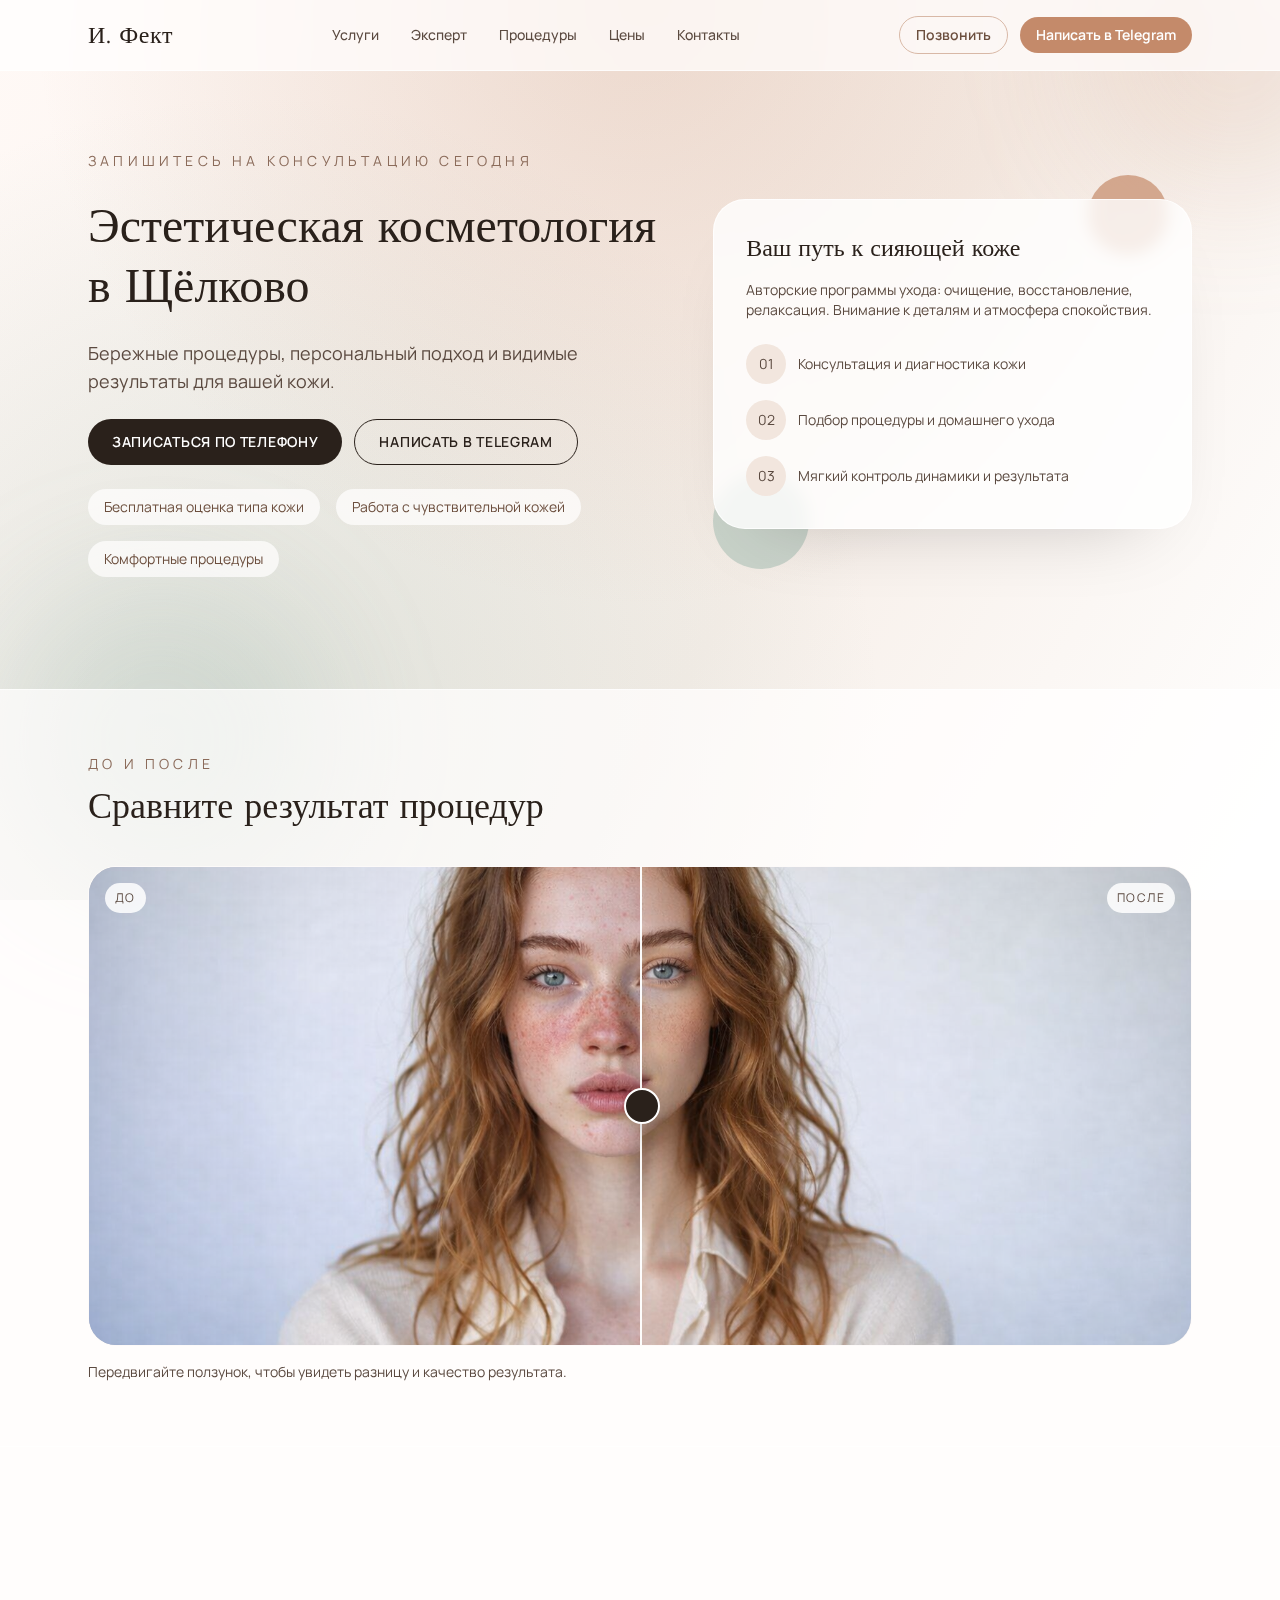
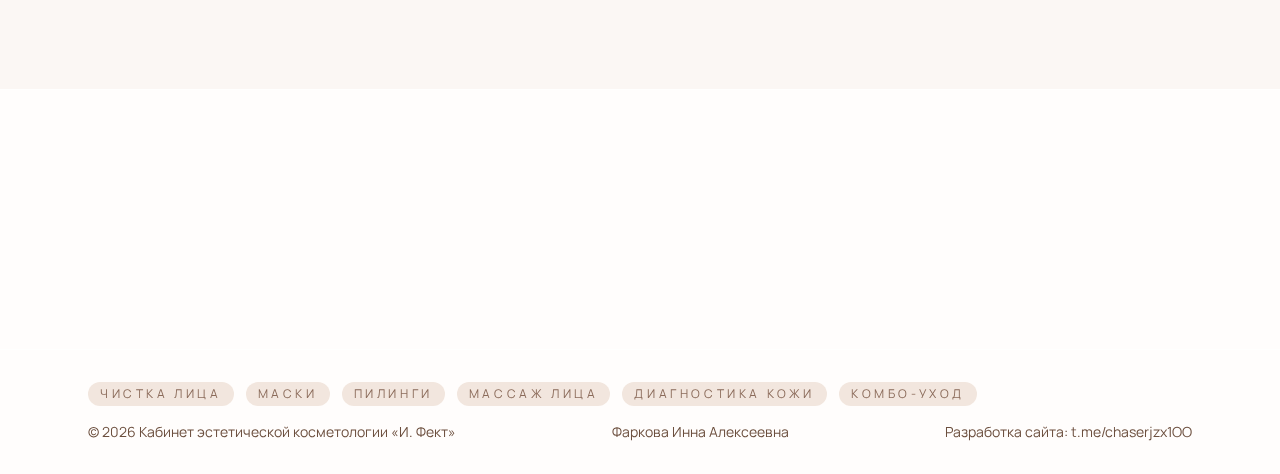
<file: index.html>
<!doctype html>
<html lang="ru">
<head>
  <meta charset="UTF-8">
  <meta name="viewport" content="width=device-width, initial-scale=1.0">
  <title>Косметолог в Щёлково — эстетическая косметология И. Фект</title>
  <meta name="description" content="Эстетическая косметология в Щёлково. Чистка лица, пилинги, массаж, уход за кожей. Кабинет И. Фект — запись по телефону и в Telegram.">
  <meta name="robots" content="index, follow">
  <link rel="preconnect" href="https://fonts.googleapis.com">
  <link rel="preconnect" href="https://fonts.gstatic.com" crossorigin>
  <link href="https://fonts.googleapis.com/css2?family=Manrope:wght@300;400;500;600;700&family=Marcellus&display=swap" rel="stylesheet">
  <link href="./output.css" rel="stylesheet">
  <!-- Top.Mail.Ru counter -->
  <script type="text/javascript">
      var _tmr = window._tmr || (window._tmr = []);
      _tmr.push({id: "3742977", type: "pageView", start: (new Date()).getTime()});
      (function (d, w, id) {
        if (d.getElementById(id)) return;
        var ts = d.createElement("script"); ts.type = "text/javascript"; ts.async = true; ts.id = id;
        ts.src = "https://top-fwz1.mail.ru/js/code.js";
        var f = function () {var s = d.getElementsByTagName("script")[0]; s.parentNode.insertBefore(ts, s);};
        if (w.opera == "[object Opera]") { d.addEventListener("DOMContentLoaded", f, false); } else { f(); }
      })(document, window, "tmr-code");
  </script>
  <noscript><div><img src="https://top-fwz1.mail.ru/counter?id=3742977;js=na" style="position:absolute;left:-9999px;" alt="Top.Mail.Ru" /></div></noscript>
  <!-- /Top.Mail.Ru counter -->
  <meta name="yandex-verification" content="dc5152abf26ac954" />
  <link rel="icon" href="./favicons/favicon.ico" type="image/x-icon">
  <link rel="icon" type="image/png" href="./favicons/favicon-96x96.png" sizes="96x96" />
  <link rel="icon" type="image/svg+xml" href="./favicons/favicon.svg" />
  <link rel="shortcut icon" href="./favicons/favicon.ico" />
  <link rel="apple-touch-icon" sizes="180x180" href="./favicons/apple-touch-icon.png" />
  <meta name="apple-mobile-web-app-title" content="И. Фект" />
  <link rel="manifest" href="./favicons/site.webmanifest" />
  <style>
    :root {
      --accent: #c48a6a;
      --accent-dark: #8b5c44;
      --cream: #f7efe9;
      --ink: #1f1b17;
    }
    html { scroll-behavior: smooth; }
    body {
      font-family: 'Manrope', system-ui, -apple-system, sans-serif;
      color: var(--ink);
    }
    .font-display { font-family: 'Marcellus', serif; }
    .reveal { opacity: 0; transform: translateY(18px); transition: opacity 700ms ease, transform 700ms ease; }
    .reveal-visible { opacity: 1; transform: translateY(0); }
    .page-overlay { pointer-events: none; opacity: 0; transition: opacity 350ms ease; }
    .page-overlay.is-active { opacity: 1; }
    section[id] { scroll-margin-top: var(--header-offset, 96px); }
    .menu-toggle span {
      transition: transform 250ms ease, opacity 200ms ease, background-color 200ms ease;
    }
    .menu-toggle.is-open span:nth-child(1) { transform: translateY(6px) rotate(45deg); }
    .menu-toggle.is-open span:nth-child(2) { opacity: 0; }
    .menu-toggle.is-open span:nth-child(3) { transform: translateY(-6px) rotate(-45deg); }
    .before-after {
      position: relative;
      overflow: hidden;
      border-radius: 28px;
      background: #f7efe9;
      border: 1px solid rgba(255, 255, 255, 0.7);
      --split: 50%;
    }
    .before-after__image {
      position: absolute;
      inset: 0;
      width: 100%;
      height: 100%;
      object-fit: cover;
      display: block;
    }
    .before-after__overlay {
      position: absolute;
      inset: 0;
      height: 100%;
      width: 100%;
      overflow: hidden;
      clip-path: inset(0 calc(100% - var(--split)) 0 0);
    }
    .before-after__handle {
      position: absolute;
      top: 0;
      bottom: 0;
      border-left: 2px solid rgba(255, 255, 255, 0.95);
    }
    .before-after__handle::after {
      content: '';
      position: absolute;
      left: -18px;
      top: 50%;
      width: 36px;
      height: 36px;
      border-radius: 999px;
      background: #2a211b;
      border: 2px solid #ffffff;
      box-shadow: 0 10px 24px rgba(0, 0, 0, 0.18);
      transform: translateY(-50%);
    }
    .before-after__range {
      position: absolute;
      inset: 0;
      width: 100%;
      height: 100%;
      opacity: 0;
      cursor: ew-resize;
    }
    .before-after__label {
      position: absolute;
      top: 16px;
      padding: 6px 10px;
      border-radius: 999px;
      background: rgba(255, 255, 255, 0.85);
      font-size: 12px;
      letter-spacing: 0.12em;
      text-transform: uppercase;
      color: #5b4a40;
      transition: opacity 200ms ease, transform 200ms ease;
    }
    .before-after__label--before { left: 16px; }
    .before-after__label--after { right: 16px; }
    .before-after__label.is-hidden { opacity: 0; transform: translateY(-6px); pointer-events: none; }
  </style>
</head>
<body class="bg-[#fbf7f4] text-[#231f1c]">
  <div class="fixed inset-0 -z-10">
    <div class="absolute inset-0 bg-[radial-gradient(circle_at_top,_rgba(196,138,106,0.25),transparent_55%),radial-gradient(circle_at_20%_80%,_rgba(143,175,160,0.25),transparent_50%),linear-gradient(120deg,_#fff9f6_0%,_#f7efe9_60%,_#ffffff_100%)]"></div>
    <div class="absolute -top-24 -right-24 h-72 w-72 rounded-full bg-[rgba(196,138,106,0.18)] blur-3xl"></div>
    <div class="absolute bottom-0 left-0 h-80 w-80 rounded-full bg-[rgba(140,170,160,0.2)] blur-3xl"></div>
  </div>

  <div id="pageOverlay" class="page-overlay fixed inset-0 z-40 bg-[#f9f3ef]"></div>

  <header id="siteHeader" class="sticky top-0 z-30 border-b border-white/70 bg-white/70 backdrop-blur">
    <div class="mx-auto flex max-w-6xl items-center justify-between px-6 py-4">
      <a href="#hero" id="siteLogo" class="font-display text-2xl tracking-wide text-[#2a211b]">
        И. Фект
      </a>
      <nav class="hidden items-center gap-8 text-sm font-medium text-[#5b4a40] lg:flex">
        <a href="#services" data-nav class="js-transition transition hover:text-[#2a211b]">Услуги</a>
        <a href="#about" data-nav class="js-transition transition hover:text-[#2a211b]">Эксперт</a>
        <a href="#results" data-nav class="js-transition transition hover:text-[#2a211b]">Процедуры</a>
        <a href="#pricing" data-nav class="js-transition transition hover:text-[#2a211b]">Цены</a>
        <a href="#contacts" data-nav class="js-transition transition hover:text-[#2a211b]">Контакты</a>
      </nav>
      <div class="hidden items-center gap-3 lg:flex">
        <a href="tel:+79197258054" class="rounded-full border border-[#d8b8a6] px-4 py-2 text-sm font-semibold text-[#6c4f3e] transition hover:border-[#c48a6a] hover:text-[#2a211b]">Позвонить</a>
        <a href="https://t.me/Innalekss" class="rounded-full bg-[#c48a6a] px-4 py-2 text-sm font-semibold text-white transition hover:bg-[#a56e52]">Написать в Telegram</a>
      </div>
      <button id="menuToggle" class="menu-toggle lg:hidden" aria-label="Открыть меню">
        <span class="block h-0.5 w-6 bg-[#6c4f3e]"></span>
        <span class="mt-1 block h-0.5 w-6 bg-[#6c4f3e]"></span>
        <span class="mt-1 block h-0.5 w-6 bg-[#6c4f3e]"></span>
      </button>
    </div>
    <div id="mobileMenu" class="hidden border-t border-white/70 bg-white/90 px-6 py-4 lg:hidden">
      <div class="flex flex-col gap-3 text-sm font-medium text-[#5b4a40]">
        <a href="#services" class="js-transition">Услуги</a>
        <a href="#about" class="js-transition">Эксперт</a>
        <a href="#results" class="js-transition">Процедуры</a>
        <a href="#pricing" class="js-transition">Цены</a>
        <a href="#contacts" class="js-transition">Контакты</a>
        <div class="mt-3 flex flex-col gap-2">
          <a href="tel:+79197258054" class="rounded-full border border-[#d8b8a6] px-4 py-2 text-center font-semibold text-[#6c4f3e]">Позвонить</a>
          <a href="https://t.me/Innalekss" class="rounded-full bg-[#c48a6a] px-4 py-2 text-center font-semibold text-white">Написать в Telegram</a>
        </div>
      </div>
    </div>
  </header>

  <main>
    <section id="hero" class="relative overflow-hidden">
      <div class="mx-auto grid max-w-6xl grid-cols-1 items-center gap-10 px-6 pb-20 pt-14 lg:grid-cols-[1.1fr_0.9fr] lg:pb-28 lg:pt-20">
        <div class="space-y-6">
          <p class="text-sm uppercase tracking-[0.3em] text-[#8b6b5a]">Запишитесь на консультацию сегодня</p>
          <h1 class="font-display text-3xl leading-tight text-[#2a211b] sm:text-4xl lg:text-5xl">
            Эстетическая косметология в Щёлково
          </h1>
          <p class="text-lg text-[#5b4a40]">
            Бережные процедуры, персональный подход и видимые результаты для вашей кожи.
          </p>
          <div class="flex flex-col gap-3 sm:flex-row">
            <a href="tel:+79197258054" class="js-transition inline-flex items-center justify-center rounded-full bg-[#2a211b] px-6 py-3 text-sm font-semibold uppercase tracking-wider text-white transition hover:bg-[#1a1410]">Записаться по телефону</a>
            <a href="https://t.me/Innalekss" class="inline-flex items-center justify-center rounded-full border border-[#2a211b] px-6 py-3 text-sm font-semibold uppercase tracking-wider text-[#2a211b] transition hover:bg-[#2a211b] hover:text-white">Написать в Telegram</a>
          </div>
          <div class="flex flex-wrap gap-4 text-sm text-[#6c4f3e]">
            <span class="rounded-full bg-white/70 px-4 py-2">Бесплатная оценка типа кожи</span>
            <span class="rounded-full bg-white/70 px-4 py-2">Работа с чувствительной кожей</span>
            <span class="rounded-full bg-white/70 px-4 py-2">Комфортные процедуры</span>
          </div>
        </div>
        <div class="relative">
          <div class="absolute -top-6 right-6 h-20 w-20 rounded-full bg-[#c48a6a] opacity-70"></div>
          <div class="absolute -bottom-10 left-0 h-24 w-24 rounded-full bg-[#b7c8be] opacity-70"></div>
          <div class="rounded-[32px] border border-white/80 bg-white/80 p-8 shadow-[0_35px_80px_-50px_rgba(0,0,0,0.25)] backdrop-blur">
            <h2 class="font-display text-2xl text-[#2a211b]">Ваш путь к сияющей коже</h2>
            <p class="mt-4 text-sm text-[#5b4a40]">
              Авторские программы ухода: очищение, восстановление, релаксация. Внимание к деталям и атмосфера спокойствия.
            </p>
            <div class="mt-6 grid gap-4 text-sm text-[#5b4a40]">
              <div class="flex items-center gap-3">
                <span class="flex h-10 w-10 items-center justify-center rounded-full bg-[#f2e6de]">01</span>
                <span>Консультация и диагностика кожи</span>
              </div>
              <div class="flex items-center gap-3">
                <span class="flex h-10 w-10 items-center justify-center rounded-full bg-[#f2e6de]">02</span>
                <span>Подбор процедуры и домашнего ухода</span>
              </div>
              <div class="flex items-center gap-3">
                <span class="flex h-10 w-10 items-center justify-center rounded-full bg-[#f2e6de]">03</span>
                <span>Мягкий контроль динамики и результата</span>
              </div>
            </div>
          </div>
        </div>
      </div>
    </section>

    <section class="border-t border-white/70 bg-white/70 py-16">
      <div class="mx-auto max-w-6xl px-6">
        <div class="reveal" data-reveal>
          <p class="text-sm uppercase tracking-[0.3em] text-[#8b6b5a]">До и после</p>
          <h2 class="font-display mt-3 text-3xl text-[#2a211b] sm:text-4xl">Сравните результат процедур</h2>
        </div>
        <div class="mt-10">
          <div class="before-after h-[320px] sm:h-[420px] lg:h-[480px]" data-before-after>
            <img src="./img/after.png" alt="Кожа после процедуры" class="before-after__image">
            <div class="before-after__overlay" data-before-after-overlay>
              <img src="./img/before.png" alt="Кожа до процедуры" class="before-after__image">
            </div>
            <span class="before-after__label before-after__label--before" data-before-after-label>ДО</span>
            <span class="before-after__label before-after__label--after" data-before-after-label>ПОСЛЕ</span>
            <div class="before-after__handle" data-before-after-handle style="left: 50%;"></div>
            <input
              type="range"
              min="0"
              max="100"
              value="50"
              class="before-after__range"
              data-before-after-range
              aria-label="Передвиньте ползунок, чтобы сравнить до и после"
            >
          </div>
          <p class="mt-4 text-sm text-[#5b4a40]">Передвигайте ползунок, чтобы увидеть разницу и качество результата.</p>
        </div>
      </div>
    </section>

    <section id="services" class="border-t border-white/70 bg-white/70 py-16">
      <div class="mx-auto max-w-6xl px-6">
        <div class="reveal" data-reveal>
          <p class="text-sm uppercase tracking-[0.3em] text-[#8b6b5a]">Основные услуги</p>
          <h2 class="font-display mt-3 text-3xl text-[#2a211b] sm:text-4xl">Уходовые процедуры с эффектом и комфортом</h2>
        </div>
        <div class="mt-10 grid gap-6 md:grid-cols-2 lg:grid-cols-3">
          <article class="reveal rounded-3xl border border-white/80 bg-white/80 p-6 shadow-sm" data-reveal>
            <h3 class="font-display text-xl text-[#2a211b]">Чистка лица</h3>
            <p class="mt-3 text-sm text-[#5b4a40]">Глубокое очищение пор и обновление кожи с учетом индивидуальных особенностей.</p>
            <p class="mt-4 text-lg font-semibold text-[#8b5c44]">от 2 500 ₽</p>
          </article>
          <article class="reveal rounded-3xl border border-white/80 bg-white/80 p-6 shadow-sm" data-reveal>
            <h3 class="font-display text-xl text-[#2a211b]">Маски</h3>
            <p class="mt-3 text-sm text-[#5b4a40]">Питание, увлажнение и сияние. Подбор по типу кожи и сезону.</p>
            <p class="mt-4 text-lg font-semibold text-[#8b5c44]">от 1 200 ₽</p>
          </article>
          <article class="reveal rounded-3xl border border-white/80 bg-white/80 p-6 shadow-sm" data-reveal>
            <h3 class="font-display text-xl text-[#2a211b]">Пилинги</h3>
            <p class="mt-3 text-sm text-[#5b4a40]">Деликатное обновление кожи, выравнивание тона, работа с текстурой.</p>
            <p class="mt-4 text-lg font-semibold text-[#8b5c44]">от 1 800 ₽</p>
          </article>
          <article class="reveal rounded-3xl border border-white/80 bg-white/80 p-6 shadow-sm" data-reveal>
            <h3 class="font-display text-xl text-[#2a211b]">Массаж лица</h3>
            <p class="mt-3 text-sm text-[#5b4a40]">Расслабление, улучшение микроциркуляции и тонуса кожи.</p>
            <p class="mt-4 text-lg font-semibold text-[#8b5c44]">от 1 600 ₽</p>
          </article>
          <article class="reveal rounded-3xl border border-white/80 bg-white/80 p-6 shadow-sm" data-reveal>
            <h3 class="font-display text-xl text-[#2a211b]">Оценка кожи</h3>
            <p class="mt-3 text-sm text-[#5b4a40]">Диагностика типа и потребностей кожи с рекомендациями ухода.</p>
            <p class="mt-4 text-lg font-semibold text-[#8b5c44]">Бесплатно</p>
          </article>
          <article class="reveal rounded-3xl border border-white/80 bg-white/80 p-6 shadow-sm" data-reveal>
            <h3 class="font-display text-xl text-[#2a211b]">Комбо-программы</h3>
            <p class="mt-3 text-sm text-[#5b4a40]">Сочетание чистки, маски и массажа для устойчивого результата.</p>
            <p class="mt-4 text-lg font-semibold text-[#8b5c44]">от 3 500 ₽</p>
          </article>
        </div>
      </div>
    </section>

    <section id="about" class="py-16">
      <div class="mx-auto max-w-6xl px-6">
        <div class="reveal" data-reveal>
          <p class="text-sm uppercase tracking-[0.3em] text-[#8b6b5a]">Эксперт</p>
          <h2 class="font-display mt-3 text-3xl text-[#2a211b] sm:text-4xl">Фаркова Инна — косметолог-эстетист</h2>
        </div>
        <div class="mt-10 grid items-center gap-8 lg:grid-cols-2">
          <div class="reveal rounded-[32px] border border-white/70 bg-white/80 p-6 sm:p-7" data-reveal>
            <div class="relative mx-auto h-52 w-52 sm:h-56 sm:w-56">
              <div class="absolute -inset-3 rounded-full bg-[conic-gradient(from_120deg,_rgba(196,138,106,0.25),_rgba(183,200,190,0.25),_rgba(196,138,106,0.25))] blur-sm"></div>
              <div class="relative h-full w-full overflow-hidden rounded-full border-[6px] border-white shadow-[0_18px_45px_-25px_rgba(0,0,0,0.5)]">
                <img src="./img/inna.jpg" alt="Фаркова Инна" class="h-full w-full object-cover">
              </div>
            </div>
            <h3 class="mt-6 text-center font-display text-2xl text-[#2a211b]">Фаркова Инна Алексеевна</h3>
            <p class="mt-2 text-center text-sm text-[#5b4a40]">Косметолог-эстетист, бережный и индивидуальный уход.</p>
            <div class="mt-5 flex flex-wrap items-center justify-center gap-2 text-xs uppercase tracking-[0.3em] text-[#8b6b5a]">
              <span class="rounded-full bg-[#f2e6de] px-3 py-1">Christina</span>
              <span class="rounded-full bg-[#f2e6de] px-3 py-1">Естественный результат</span>
            </div>
          </div>
          <div class="reveal rounded-[32px] border border-white/70 bg-white/80 p-6 sm:p-7" data-reveal>
            <h3 class="font-display text-2xl text-[#2a211b]">❤️ Обо мне</h3>
            <div class="mt-4 space-y-3 text-sm text-[#5b4a40]">
              <p>Меня зовут Инна. Я косметолог-эстетист.</p>
              <p>Работаю с кожей бережно и индивидуально, с вниманием к её состоянию и ритму жизни.</p>
              <p>Использую профессиональную косметику Christina и выбираю естественный, аккуратный результат.</p>
            </div>
            <div class="mt-6 flex flex-wrap gap-3 text-xs uppercase tracking-[0.3em] text-[#8b6b5a]">
              <span class="rounded-full bg-[#f2e6de] px-3 py-1">Диалог</span>
              <span class="rounded-full bg-[#f2e6de] px-3 py-1">Бережно</span>
              <span class="rounded-full bg-[#f2e6de] px-3 py-1">Индивидуально</span>
            </div>
          </div>
        </div>
      </div>
    </section>

    <section id="results" class="border-t border-white/70 bg-white/70 py-16">
      <div class="mx-auto max-w-6xl px-6">
        <div class="reveal" data-reveal>
          <p class="text-sm uppercase tracking-[0.3em] text-[#8b6b5a]">Как проходит</p>
          <h2 class="font-display mt-3 text-3xl text-[#2a211b] sm:text-4xl">Процедуры, которые вы почувствуете сразу</h2>
        </div>
        <div class="mt-10 grid gap-6 lg:grid-cols-3">
          <div class="reveal rounded-[28px] border border-white/80 bg-white/80 p-6" data-reveal>
            <h3 class="font-display text-xl text-[#2a211b]">Нежное очищение</h3>
            <p class="mt-3 text-sm text-[#5b4a40]">Снимаем стресс кожи, очищаем и подготавливаем к активным компонентам.</p>
          </div>
          <div class="reveal rounded-[28px] border border-white/80 bg-white/80 p-6" data-reveal>
            <h3 class="font-display text-xl text-[#2a211b]">Глубокое питание</h3>
            <p class="mt-3 text-sm text-[#5b4a40]">Маски и сыворотки усиливают сияние и барьерные функции.</p>
          </div>
          <div class="reveal rounded-[28px] border border-white/80 bg-white/80 p-6" data-reveal>
            <h3 class="font-display text-xl text-[#2a211b]">Массаж и лимфодренаж</h3>
            <p class="mt-3 text-sm text-[#5b4a40]">Освобождаем мышцы лица от напряжения, улучшаем тонус.</p>
          </div>
        </div>
      </div>
    </section>

    <section id="pricing" class="py-16">
      <div class="mx-auto max-w-6xl px-6">
        <div class="reveal" data-reveal>
          <p class="text-sm uppercase tracking-[0.3em] text-[#8b6b5a]">Стоимость</p>
          <h2 class="font-display mt-3 text-3xl text-[#2a211b] sm:text-4xl">Цены</h2>
        </div>
        <div class="mt-10 grid gap-6 lg:grid-cols-2">
          <div class="reveal rounded-[28px] border border-white/70 bg-white/80 p-8" data-reveal>
            <div class="flex items-center justify-between border-b border-[#ead8cd] pb-4 text-sm text-[#5b4a40]">
              <span>Чистка лица</span>
              <span class="font-semibold text-[#8b5c44]">2 500 ₽</span>
            </div>
            <div class="mt-4 flex items-center justify-between border-b border-[#ead8cd] pb-4 text-sm text-[#5b4a40]">
              <span>Пилинг + маска</span>
              <span class="font-semibold text-[#8b5c44]">1 800 ₽</span>
            </div>
            <div class="mt-4 flex items-center justify-between border-b border-[#ead8cd] pb-4 text-sm text-[#5b4a40]">
              <span>Массаж лица</span>
              <span class="font-semibold text-[#8b5c44]">1 600 ₽</span>
            </div>
            <div class="mt-4 flex items-center justify-between text-sm text-[#5b4a40]">
              <span>Комбо-программа</span>
              <span class="font-semibold text-[#8b5c44]">3 500 ₽</span>
            </div>
          </div>
          <div class="reveal rounded-[28px] border border-white/70 bg-[#2a211b] p-8 text-white" data-reveal>
            <h3 class="font-display text-2xl">Запишитесь на бесплатную оценку кожи</h3>
            <p class="mt-3 text-sm text-white/80">Подберем оптимальную схему ухода и поддержим результат между визитами.</p>
            <div class="mt-6 flex flex-col gap-3 sm:flex-row">
              <a href="tel:+79197258054" class="inline-flex items-center justify-center rounded-full bg-white px-5 py-3 text-sm font-semibold uppercase tracking-wider text-[#2a211b]">Позвонить</a>
              <a href="https://t.me/Innalekss" class="inline-flex items-center justify-center rounded-full border border-white/70 px-5 py-3 text-sm font-semibold uppercase tracking-wider text-white">Написать в Telegram</a>
            </div>
            <p class="mt-5 text-xs uppercase tracking-[0.3em] text-white/60">Ответим в течение дня</p>
          </div>
        </div>
      </div>
    </section>

    <section class="border-t border-white/70 bg-white/70 py-16">
      <div class="mx-auto max-w-6xl px-6">
        <div class="reveal rounded-[32px] border border-white/70 bg-white/80 p-10" data-reveal>
          <div class="grid gap-6 lg:grid-cols-[1.1fr_0.9fr]">
            <div>
              <h2 class="mt-12 font-display text-4xl text-[#2a211b]">Запишитесь к нам</h2>
              <p class="mt-3 text-m text-[#5b4a40]">Выберите удобный канал связи — и мы подберем время визита.</p>
            </div>
            <div class="flex flex-col gap-3 text-sm">
              <a href="tel:+79197258054" class="flex items-center justify-between rounded-2xl border border-[#ead8cd] bg-white px-5 py-4 font-semibold text-[#2a211b]">
                <span>Позвонить: +7 919 725-80-54</span>
                <span class="text-[#8b5c44]">→</span>
              </a>
              <a href="https://t.me/Innalekss" class="flex items-center justify-between rounded-2xl border border-[#ead8cd] bg-white px-5 py-4 font-semibold text-[#2a211b]">
                <span>Написать в Telegram</span>
                <span class="text-[#8b5c44]">→</span>
              </a>
              <a href="https://t.me/i_fect" class="flex items-center justify-between rounded-2xl border border-[#ead8cd] bg-white px-5 py-4 font-semibold text-[#2a211b]">
                <span>Телеграм-канал</span>
                <span class="text-[#8b5c44]">→</span>
              </a>
            </div>
          </div>
        </div>
      </div>
    </section>

    <section id="contacts" class="py-16">
      <div class="mx-auto max-w-6xl px-6">
        <div class="reveal" data-reveal>
          <p class="text-sm uppercase tracking-[0.3em] text-[#8b6b5a]">Контакты</p>
          <h2 class="font-display mt-3 text-3xl text-[#2a211b] sm:text-4xl">Мы находимся в Щёлково</h2>
        </div>
        <div class="mt-10 grid gap-6 lg:grid-cols-[1fr_1.2fr]">
          <div class="reveal space-y-6 rounded-[28px] border border-white/70 bg-white/80 p-6" data-reveal>
            <div>
              <h3 class="font-display text-xl text-[#2a211b]">Адрес</h3>
              <p class="mt-2 text-sm text-[#5b4a40]">Московская область, г. Щёлково, ул. Советская 65 — кабинет 327, 3 этаж</p>
            </div>
            <div>
              <h3 class="font-display text-xl text-[#2a211b]">Телефон</h3>
              <a href="tel:+79197258054" class="mt-2 inline-block text-sm font-semibold text-[#8b5c44]">+7 919 725-80-54</a>
            </div>
            <div>
              <h3 class="font-display text-xl text-[#2a211b]">Telegram</h3>
              <div class="mt-2 flex flex-col gap-2 text-sm text-[#5b4a40]">
                <a href="https://t.me/Innalekss" class="text-[#8b5c44]">@Innalekss — запись</a>
                <a href="https://t.me/i_fect" class="text-[#8b5c44]">@i_fect — телеграм-канал</a>
              </div>
            </div>
            <div class="rounded-2xl border border-[#ead8cd] bg-[#f7efe9] p-4 text-sm text-[#5b4a40]">
              Работаем по предварительной записи, подберем время в будни и выходные.
            </div>
          </div>
          <div class="reveal overflow-hidden rounded-[28px] border border-white/70 bg-white/80" data-reveal>
            <iframe src="https://www.google.com/maps/embed?pb=!1m18!1m12!1m3!1d2235.797686534282!2d37.99042227671098!3d55.91820827314584!2m3!1f0!2f0!3f0!3m2!1i1024!2i768!4f13.1!3m3!1m2!1s0x46b52d29b552eb05%3A0xd66ede30d8ba1ea!2z0YPQuy4g0KHQvtCy0LXRgtGB0LrQsNGPLCA2NSwg0KnRkdC70LrQvtCy0L4sINCc0L7RgdC60L7QstGB0LrQsNGPINC-0LHQuy4sINCg0L7RgdGB0LjRjywgMTQxMTAw!5e0!3m2!1sru!2snl!4v1769274357642!5m2!1sru!2snl" width="100%" height="420" style="border:0;" allowfullscreen="" loading="earler" referrerpolicy="no-referrer-when-downgrade"></iframe>
          </div>
        </div>
      </div>
    </section>

    <section class="border-t border-white/70 bg-white/70 py-12">
      <div class="mx-auto max-w-6xl px-6">
        <div class="reveal rounded-[24px] border border-white/70 bg-white/80 px-6 py-8 shadow-sm" data-reveal>
          <div class="flex flex-col items-start gap-5 sm:flex-row sm:items-center sm:justify-between">
            <div>
              <h3 class="font-display text-2xl text-[#2a211b] sm:text-3xl">Подпишитесь на наш телеграм-канал</h3>
              <p class="mt-2 text-sm text-[#5b4a40]">Короткие обновления, новости и записи о свободных окнах.</p>
              <a href="https://t.me/i_fect" class="mt-3 inline-flex items-center gap-2 text-sm font-semibold text-[#8b5c44]">
                @i_fect
                <span aria-hidden="true">→</span>
              </a>
            </div>
            <a href="https://t.me/i_fect" class="inline-flex w-full items-center justify-center rounded-full bg-[#2a211b] px-6 py-3 text-sm font-semibold uppercase tracking-wider text-white transition hover:bg-[#1a1410] sm:w-auto">Подписаться</a>
          </div>
        </div>
      </div>
    </section>
  </main>

  <footer class="border-t border-white/70 bg-white/70">
    <div class="mx-auto flex max-w-6xl flex-col gap-4 px-6 py-8 text-sm text-[#6c4f3e]">
      <div class="flex flex-wrap items-center gap-3 text-xs uppercase tracking-[0.3em] text-[#8b6b5a]">
        <a href="./chistka-lica-shchelkovo.html" class="rounded-full bg-[#f2e6de] px-3 py-1">Чистка лица</a>
        <a href="./maski-dlya-lica-shchelkovo.html" class="rounded-full bg-[#f2e6de] px-3 py-1">Маски</a>
        <a href="./pilingi-shchelkovo.html" class="rounded-full bg-[#f2e6de] px-3 py-1">Пилинги</a>
        <a href="./massazh-lica-shchelkovo.html" class="rounded-full bg-[#f2e6de] px-3 py-1">Массаж лица</a>
        <a href="./diagnostika-kozhi-shchelkovo.html" class="rounded-full bg-[#f2e6de] px-3 py-1">Диагностика кожи</a>
        <a href="./kombo-uhod-shchelkovo.html" class="rounded-full bg-[#f2e6de] px-3 py-1">Комбо-уход</a>
      </div>
      <div class="flex flex-col gap-2 sm:flex-row sm:items-center sm:justify-between">
        <span>© 2026 Кабинет эстетической косметологии «И. Фект»</span>
        <span>Фаркова Инна Алексеевна</span>
        <span>Разработка сайта: t.me/chaserjzx1OO</span>
      </div>
    </div>
  </footer>

  <script>
    const menuToggle = document.getElementById('menuToggle');
    const mobileMenu = document.getElementById('mobileMenu');
    const siteLogo = document.getElementById('siteLogo');
    const overlay = document.getElementById('pageOverlay');
    const header = document.getElementById('siteHeader');
    const prefersReducedMotion = window.matchMedia('(prefers-reduced-motion: reduce)').matches;

    if (menuToggle) {
      menuToggle.addEventListener('click', () => {
        mobileMenu.classList.toggle('hidden');
        menuToggle.classList.toggle('is-open');
      });
    }

    if (siteLogo) {
      siteLogo.addEventListener('click', () => {
        if (!mobileMenu.classList.contains('hidden')) {
          mobileMenu.classList.add('hidden');
          menuToggle.classList.remove('is-open');
        }
      });
    }

    const transitionLinks = document.querySelectorAll('.js-transition');
    transitionLinks.forEach((link) => {
      link.addEventListener('click', (event) => {
        const href = link.getAttribute('href');
        if (!href || !href.startsWith('#') || prefersReducedMotion) {
          mobileMenu.classList.add('hidden');
          menuToggle.classList.remove('is-open');
          return;
        }
        event.preventDefault();
        const target = document.querySelector(href);
        if (!target) return;
        mobileMenu.classList.add('hidden');
        menuToggle.classList.remove('is-open');
        overlay.classList.add('is-active');
        setTimeout(() => {
          target.scrollIntoView({ behavior: 'smooth', block: 'start' });
          history.pushState(null, '', href);
        }, 180);
        setTimeout(() => {
          overlay.classList.remove('is-active');
        }, 700);
      });
    });

    const updateHeaderOffset = () => {
      if (!header) return;
      const height = header.offsetHeight || 96;
      document.documentElement.style.setProperty('--header-offset', `${height}px`);
    };
    updateHeaderOffset();
    window.addEventListener('resize', updateHeaderOffset);

    if (!prefersReducedMotion) {
      const revealItems = document.querySelectorAll('[data-reveal]');
      const revealObserver = new IntersectionObserver(
        (entries) => {
          entries.forEach((entry) => {
            if (entry.isIntersecting) {
              entry.target.classList.add('reveal-visible');
              revealObserver.unobserve(entry.target);
            }
          });
        },
        { threshold: 0.2 }
      );
      revealItems.forEach((item) => revealObserver.observe(item));
    } else {
      document.querySelectorAll('[data-reveal]').forEach((item) => item.classList.add('reveal-visible'));
    }

    const beforeAfterBlocks = document.querySelectorAll('[data-before-after]');
    beforeAfterBlocks.forEach((block) => {
      const range = block.querySelector('[data-before-after-range]');
      const overlay = block.querySelector('[data-before-after-overlay]');
      const handle = block.querySelector('[data-before-after-handle]');
      const labels = block.querySelectorAll('[data-before-after-label]');
      if (!range || !overlay || !handle) return;
      const HIDE_THRESHOLD = 12;
      const upperThreshold = 100 - HIDE_THRESHOLD;

      const update = (value) => {
        const next = Math.min(100, Math.max(0, Number(value)));
        block.style.setProperty('--split', `${next}%`);
        handle.style.left = `${next}%`;
        labels.forEach((label) => {
          const isBefore = label.classList.contains('before-after__label--before');
          const shouldHide = isBefore ? next < HIDE_THRESHOLD : next > upperThreshold;
          label.classList.toggle('is-hidden', shouldHide);
        });
      };

      update(range.value);
      range.addEventListener('input', (event) => update(event.target.value));
    });

    const navLinks = document.querySelectorAll('[data-nav]');
    const sectionObserver = new IntersectionObserver(
      (entries) => {
        entries.forEach((entry) => {
          const id = entry.target.getAttribute('id');
          if (!id || !entry.isIntersecting) return;
          navLinks.forEach((link) => {
            link.classList.toggle('text-[#2a211b]', link.getAttribute('href') === `#${id}`);
          });
        });
      },
      { rootMargin: '-40% 0px -55% 0px' }
    );
    document.querySelectorAll('section[id]').forEach((section) => sectionObserver.observe(section));
  </script>
</body>
</html>
</file>
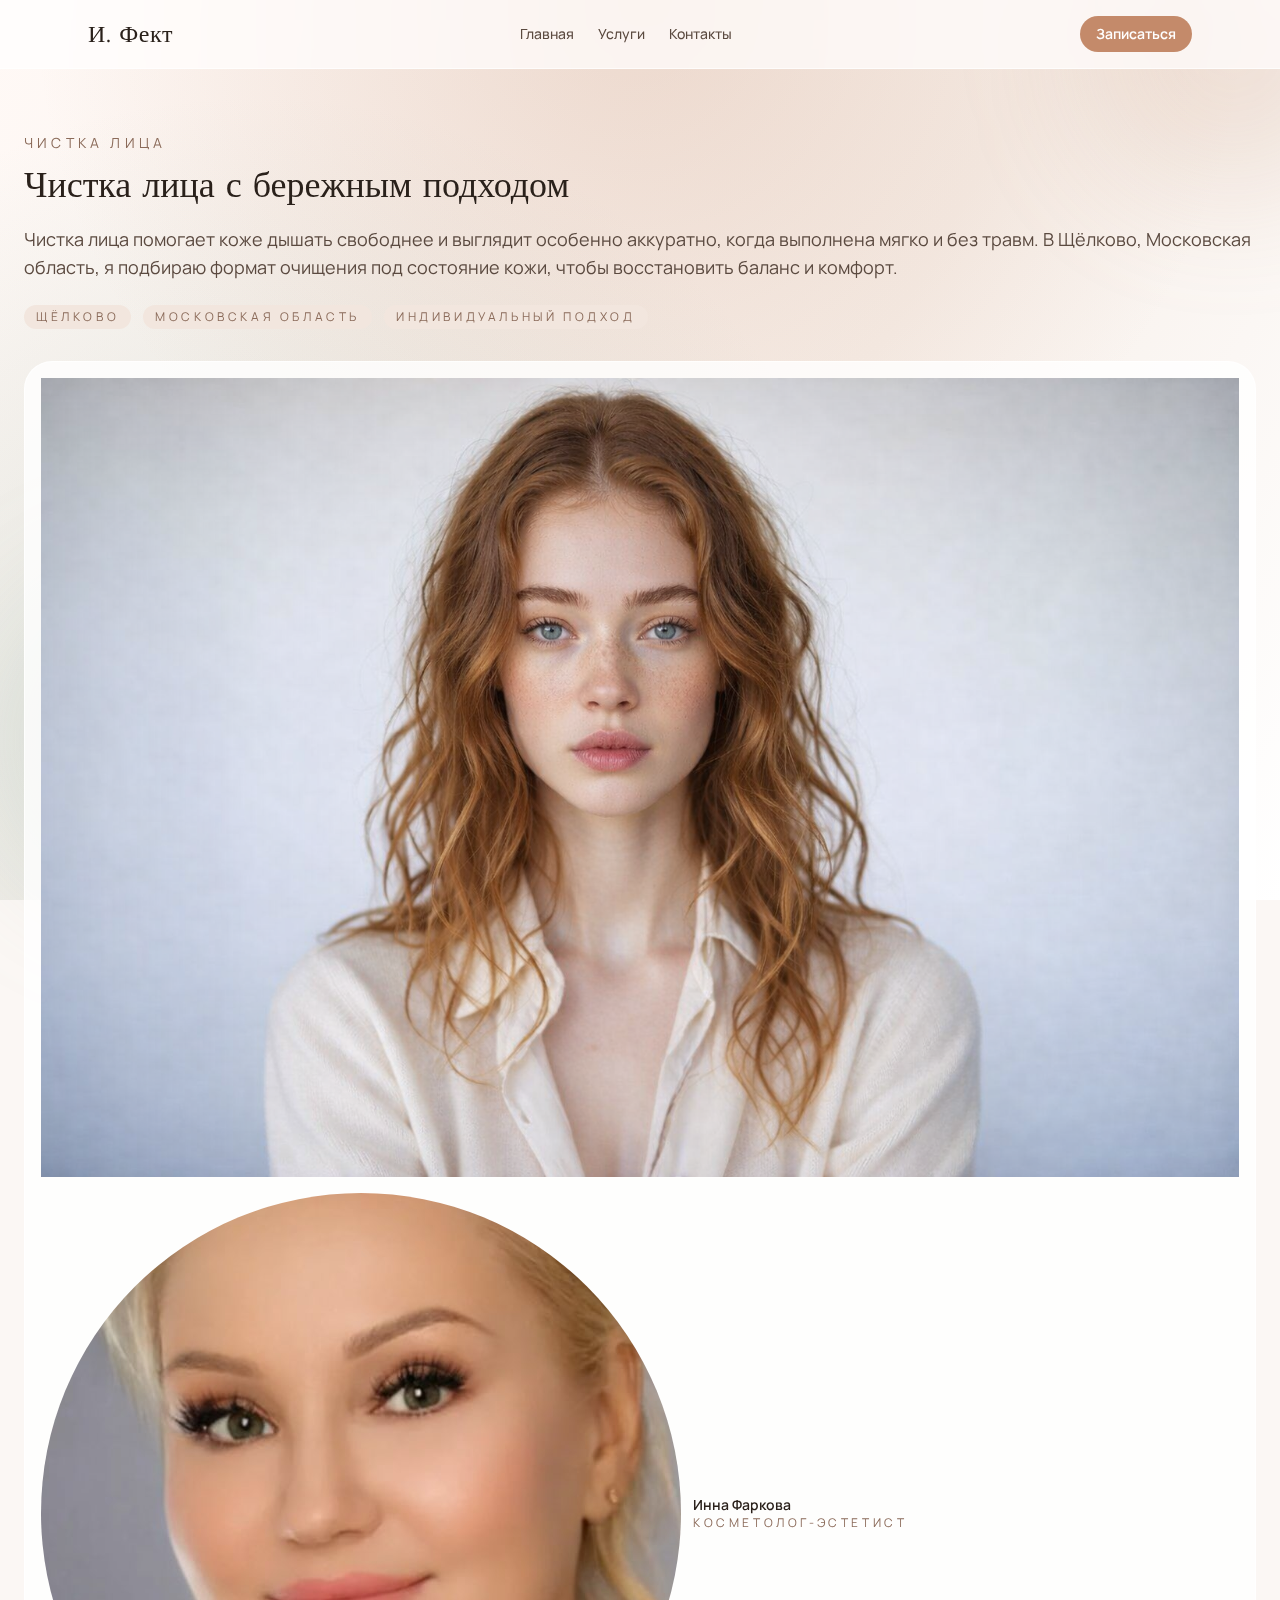
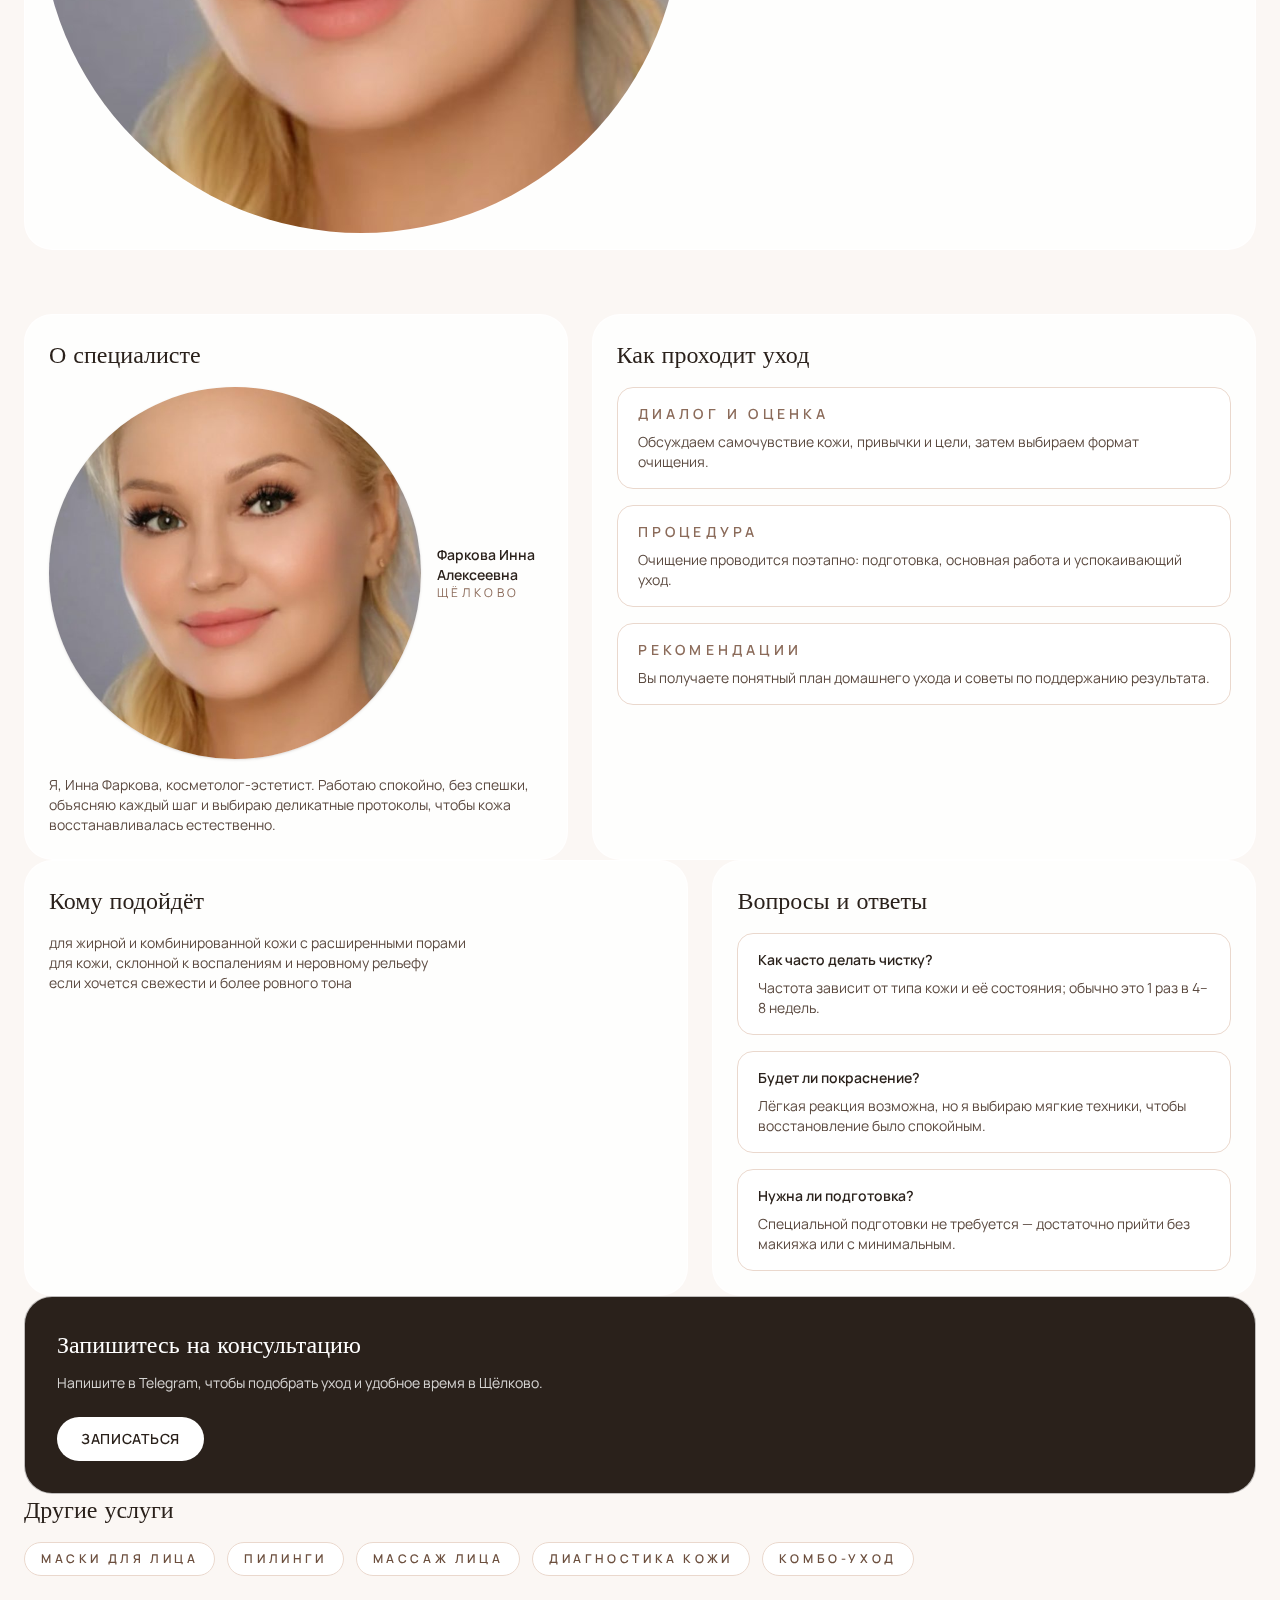
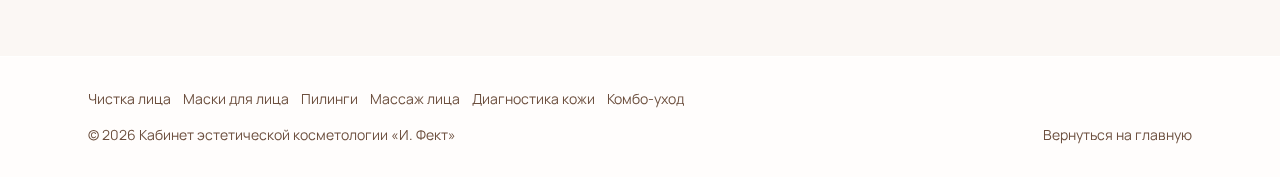
<file: chistka-lica-shchelkovo.html>
<!doctype html>
<html lang="ru">
<head>
  <meta charset="UTF-8">
  <meta name="viewport" content="width=device-width, initial-scale=1.0">
  <title>Чистка лица в Щёлково — косметолог эстетист, бережный уход для кожи</title>
  <meta name="description" content="Профессиональная чистка лица в Щёлково, Московская область: аккуратное очищение пор, мягкий уход и рекомендации по домашнему уходу. Запись в Telegram.">
  <link rel="preconnect" href="https://fonts.googleapis.com">
  <link rel="preconnect" href="https://fonts.gstatic.com" crossorigin>
  <link href="https://fonts.googleapis.com/css2?family=Manrope:wght@300;400;500;600;700&family=Marcellus&display=swap" rel="stylesheet">
  <link href="./output.css" rel="stylesheet">
<style>
    :root {
      --accent: #c48a6a;
      --accent-dark: #8b5c44;
      --cream: #f7efe9;
      --ink: #1f1b17;
    }
    html { scroll-behavior: smooth; }
    body {
      font-family: 'Manrope', system-ui, -apple-system, sans-serif;
      color: var(--ink);
    }
    .font-display { font-family: 'Marcellus', serif; }
  </style>
</head>
<body class="bg-[#fbf7f4] text-[#231f1c]">
<div class="fixed inset-0 -z-10">
    <div class="absolute inset-0 bg-[radial-gradient(circle_at_top,_rgba(196,138,106,0.25),transparent_55%),radial-gradient(circle_at_20%_80%,_rgba(143,175,160,0.25),transparent_50%),linear-gradient(120deg,_#fff9f6_0%,_#f7efe9_60%,_#ffffff_100%)]"></div>
    <div class="absolute -top-24 -right-24 h-72 w-72 rounded-full bg-[rgba(196,138,106,0.18)] blur-3xl"></div>
    <div class="absolute bottom-0 left-0 h-80 w-80 rounded-full bg-[rgba(140,170,160,0.2)] blur-3xl"></div>
  </div>
  <header class="sticky top-0 z-30 border-b border-white/70 bg-white/70 backdrop-blur">
    <div class="mx-auto flex max-w-6xl items-center justify-between px-6 py-4">
      <a href="./index.html" class="font-display text-2xl tracking-wide text-[#2a211b]">И. Фект</a>
      <nav class="hidden items-center gap-6 text-sm font-medium text-[#5b4a40] lg:flex">
        <a href="./index.html" class="transition hover:text-[#2a211b]">Главная</a>
        <a href="./index.html#services" class="transition hover:text-[#2a211b]">Услуги</a>
        <a href="./index.html#contacts" class="transition hover:text-[#2a211b]">Контакты</a>
      </nav>
      <a href="https://t.me/Innalekss" class="rounded-full bg-[#c48a6a] px-4 py-2 text-sm font-semibold text-white transition hover:bg-[#a56e52]">Записаться</a>
    </div>
  </header>

  <main>
    <section class="py-16">
      <div class="mx-auto max-w-5xl px-6">
        <div class="grid items-center gap-8 lg:grid-cols-[1.05fr_0.95fr]">
          <div>
            <p class="text-sm uppercase tracking-[0.3em] text-[#8b6b5a]">Чистка лица</p>
            <h1 class="font-display mt-3 text-4xl text-[#2a211b] sm:text-5xl">Чистка лица с бережным подходом</h1>
            <p class="mt-5 text-lg text-[#5b4a40]">Чистка лица помогает коже дышать свободнее и выглядит особенно аккуратно, когда выполнена мягко и без травм. В Щёлково, Московская область, я подбираю формат очищения под состояние кожи, чтобы восстановить баланс и комфорт.</p>
            <div class="mt-6 flex flex-wrap gap-3 text-xs uppercase tracking-[0.3em] text-[#8b6b5a]">
              <span class="rounded-full bg-[#f2e6de] px-3 py-1">Щёлково</span>
              <span class="rounded-full bg-[#f2e6de] px-3 py-1">Московская область</span>
              <span class="rounded-full bg-[#f2e6de] px-3 py-1">Индивидуальный подход</span>
            </div>
          </div>
          <div class="relative">
            <div class="absolute -top-6 -right-4 h-20 w-20 rounded-full bg-[rgba(196,138,106,0.25)] blur-2xl"></div>
            <div class="rounded-[28px] border border-white/70 bg-white/80 p-4 shadow-[0_35px_80px_-60px_rgba(0,0,0,0.3)]">
              <img src="./img/after.png" alt="Чистка лица — кабинет эстетической косметологии" class="h-64 w-full rounded-[22px] object-cover">
              <div class="mt-4 flex items-center gap-3">
                <div class="h-12 w-12 overflow-hidden rounded-full border-2 border-white">
                  <img src="./img/inna.jpg" alt="Инна Фаркова" class="h-full w-full object-cover">
                </div>
                <div>
                  <p class="text-sm font-semibold text-[#2a211b]">Инна Фаркова</p>
                  <p class="text-xs uppercase tracking-[0.3em] text-[#8b6b5a]">Косметолог-эстетист</p>
                </div>
              </div>
            </div>
          </div>
        </div>
      </div>
    </section>

    <section class="pb-16">
      <div class="mx-auto grid max-w-5xl gap-6 px-6 lg:grid-cols-[0.9fr_1.1fr]">
        <div class="rounded-[28px] border border-white/70 bg-white/80 p-6">
          <h2 class="font-display text-2xl text-[#2a211b]">О специалисте</h2>
          <div class="mt-4 flex items-center gap-4">
            <div class="h-14 w-14 overflow-hidden rounded-full border-2 border-white shadow-sm">
              <img src="./img/inna.jpg" alt="Инна Фаркова" class="h-full w-full object-cover">
            </div>
            <div>
              <p class="text-sm font-semibold text-[#2a211b]">Фаркова Инна Алексеевна</p>
              <p class="text-xs uppercase tracking-[0.3em] text-[#8b6b5a]">Щёлково</p>
            </div>
          </div>
          <p class="mt-4 text-sm text-[#5b4a40]">Я, Инна Фаркова, косметолог-эстетист. Работаю спокойно, без спешки, объясняю каждый шаг и выбираю деликатные протоколы, чтобы кожа восстанавливалась естественно.</p>
        </div>
        <div class="rounded-[28px] border border-white/70 bg-white/80 p-6">
          <h2 class="font-display text-2xl text-[#2a211b]">Как проходит уход</h2>
          <div class="mt-4 space-y-4">
            <div class="rounded-2xl border border-[#ead8cd] bg-white px-5 py-4">
              <h3 class="text-sm font-semibold uppercase tracking-[0.3em] text-[#8b6b5a]">Диалог и оценка</h3>
              <p class="mt-2 text-sm text-[#5b4a40]">Обсуждаем самочувствие кожи, привычки и цели, затем выбираем формат очищения.</p>
            </div>
            <div class="rounded-2xl border border-[#ead8cd] bg-white px-5 py-4">
              <h3 class="text-sm font-semibold uppercase tracking-[0.3em] text-[#8b6b5a]">Процедура</h3>
              <p class="mt-2 text-sm text-[#5b4a40]">Очищение проводится поэтапно: подготовка, основная работа и успокаивающий уход.</p>
            </div>
            <div class="rounded-2xl border border-[#ead8cd] bg-white px-5 py-4">
              <h3 class="text-sm font-semibold uppercase tracking-[0.3em] text-[#8b6b5a]">Рекомендации</h3>
              <p class="mt-2 text-sm text-[#5b4a40]">Вы получаете понятный план домашнего ухода и советы по поддержанию результата.</p>
            </div>
          </div>
        </div>
      </div>
    </section>

    <section class="pb-16">
      <div class="mx-auto grid max-w-5xl gap-6 px-6 lg:grid-cols-[1.1fr_0.9fr]">
        <div class="rounded-[28px] border border-white/70 bg-white/80 p-6">
          <h2 class="font-display text-2xl text-[#2a211b]">Кому подойдёт</h2>
          <ul class="mt-4 list-disc space-y-2 pl-5 text-sm text-[#5b4a40]">
              <li>для жирной и комбинированной кожи с расширенными порами</li>
              <li>для кожи, склонной к воспалениям и неровному рельефу</li>
              <li>если хочется свежести и более ровного тона</li>
          </ul>
        </div>
        <div class="rounded-[28px] border border-white/70 bg-white/80 p-6">
          <h2 class="font-display text-2xl text-[#2a211b]">Вопросы и ответы</h2>
          <div class="mt-4 space-y-4">
            <div class="rounded-2xl border border-[#ead8cd] bg-white px-5 py-4">
              <h3 class="text-sm font-semibold text-[#2a211b]">Как часто делать чистку?</h3>
              <p class="mt-2 text-sm text-[#5b4a40]">Частота зависит от типа кожи и её состояния; обычно это 1 раз в 4–8 недель.</p>
            </div>
            <div class="rounded-2xl border border-[#ead8cd] bg-white px-5 py-4">
              <h3 class="text-sm font-semibold text-[#2a211b]">Будет ли покраснение?</h3>
              <p class="mt-2 text-sm text-[#5b4a40]">Лёгкая реакция возможна, но я выбираю мягкие техники, чтобы восстановление было спокойным.</p>
            </div>
            <div class="rounded-2xl border border-[#ead8cd] bg-white px-5 py-4">
              <h3 class="text-sm font-semibold text-[#2a211b]">Нужна ли подготовка?</h3>
              <p class="mt-2 text-sm text-[#5b4a40]">Специальной подготовки не требуется — достаточно прийти без макияжа или с минимальным.</p>
            </div>
          </div>
        </div>
      </div>
    </section>

    <section class="pb-16">
      <div class="mx-auto max-w-5xl px-6">
        <div class="rounded-[28px] border border-white/70 bg-[#2a211b] p-8 text-white">
          <h2 class="font-display text-2xl">Запишитесь на консультацию</h2>
          <p class="mt-3 text-sm text-white/80">Напишите в Telegram, чтобы подобрать уход и удобное время в Щёлково.</p>
          <a href="https://t.me/Innalekss" class="mt-6 inline-flex items-center justify-center rounded-full bg-white px-6 py-3 text-sm font-semibold uppercase tracking-wider text-[#2a211b]">Записаться</a>
        </div>
      </div>
    </section>

    <section class="pb-20">
      <div class="mx-auto max-w-5xl px-6">
        <h2 class="font-display text-2xl text-[#2a211b]">Другие услуги</h2>
        <div class="mt-4 flex flex-wrap gap-3">
                <a href="./maski-dlya-lica-shchelkovo.html" class="rounded-full border border-[#ead8cd] bg-white px-4 py-2 text-xs font-semibold uppercase tracking-[0.3em] text-[#6c4f3e] transition hover:border-[#c48a6a]">Маски для лица</a>
                <a href="./pilingi-shchelkovo.html" class="rounded-full border border-[#ead8cd] bg-white px-4 py-2 text-xs font-semibold uppercase tracking-[0.3em] text-[#6c4f3e] transition hover:border-[#c48a6a]">Пилинги</a>
                <a href="./massazh-lica-shchelkovo.html" class="rounded-full border border-[#ead8cd] bg-white px-4 py-2 text-xs font-semibold uppercase tracking-[0.3em] text-[#6c4f3e] transition hover:border-[#c48a6a]">Массаж лица</a>
                <a href="./diagnostika-kozhi-shchelkovo.html" class="rounded-full border border-[#ead8cd] bg-white px-4 py-2 text-xs font-semibold uppercase tracking-[0.3em] text-[#6c4f3e] transition hover:border-[#c48a6a]">Диагностика кожи</a>
                <a href="./kombo-uhod-shchelkovo.html" class="rounded-full border border-[#ead8cd] bg-white px-4 py-2 text-xs font-semibold uppercase tracking-[0.3em] text-[#6c4f3e] transition hover:border-[#c48a6a]">Комбо-уход</a>
        </div>
      </div>
    </section>
  </main>

  <footer class="border-t border-white/70 bg-white/70">
    <div class="mx-auto flex max-w-6xl flex-col gap-4 px-6 py-8 text-sm text-[#6c4f3e]">
      <div class="flex flex-wrap items-center gap-3">
          <a href="./chistka-lica-shchelkovo.html" class="hover:text-[#2a211b]">Чистка лица</a>
          <a href="./maski-dlya-lica-shchelkovo.html" class="hover:text-[#2a211b]">Маски для лица</a>
          <a href="./pilingi-shchelkovo.html" class="hover:text-[#2a211b]">Пилинги</a>
          <a href="./massazh-lica-shchelkovo.html" class="hover:text-[#2a211b]">Массаж лица</a>
          <a href="./diagnostika-kozhi-shchelkovo.html" class="hover:text-[#2a211b]">Диагностика кожи</a>
          <a href="./kombo-uhod-shchelkovo.html" class="hover:text-[#2a211b]">Комбо-уход</a>
      </div>
      <div class="flex flex-col gap-2 sm:flex-row sm:items-center sm:justify-between">
        <span>© 2026 Кабинет эстетической косметологии «И. Фект»</span>
        <a href="./index.html" class="hover:text-[#2a211b]">Вернуться на главную</a>
      </div>
    </div>
  </footer>
</body>
</html>
</file>
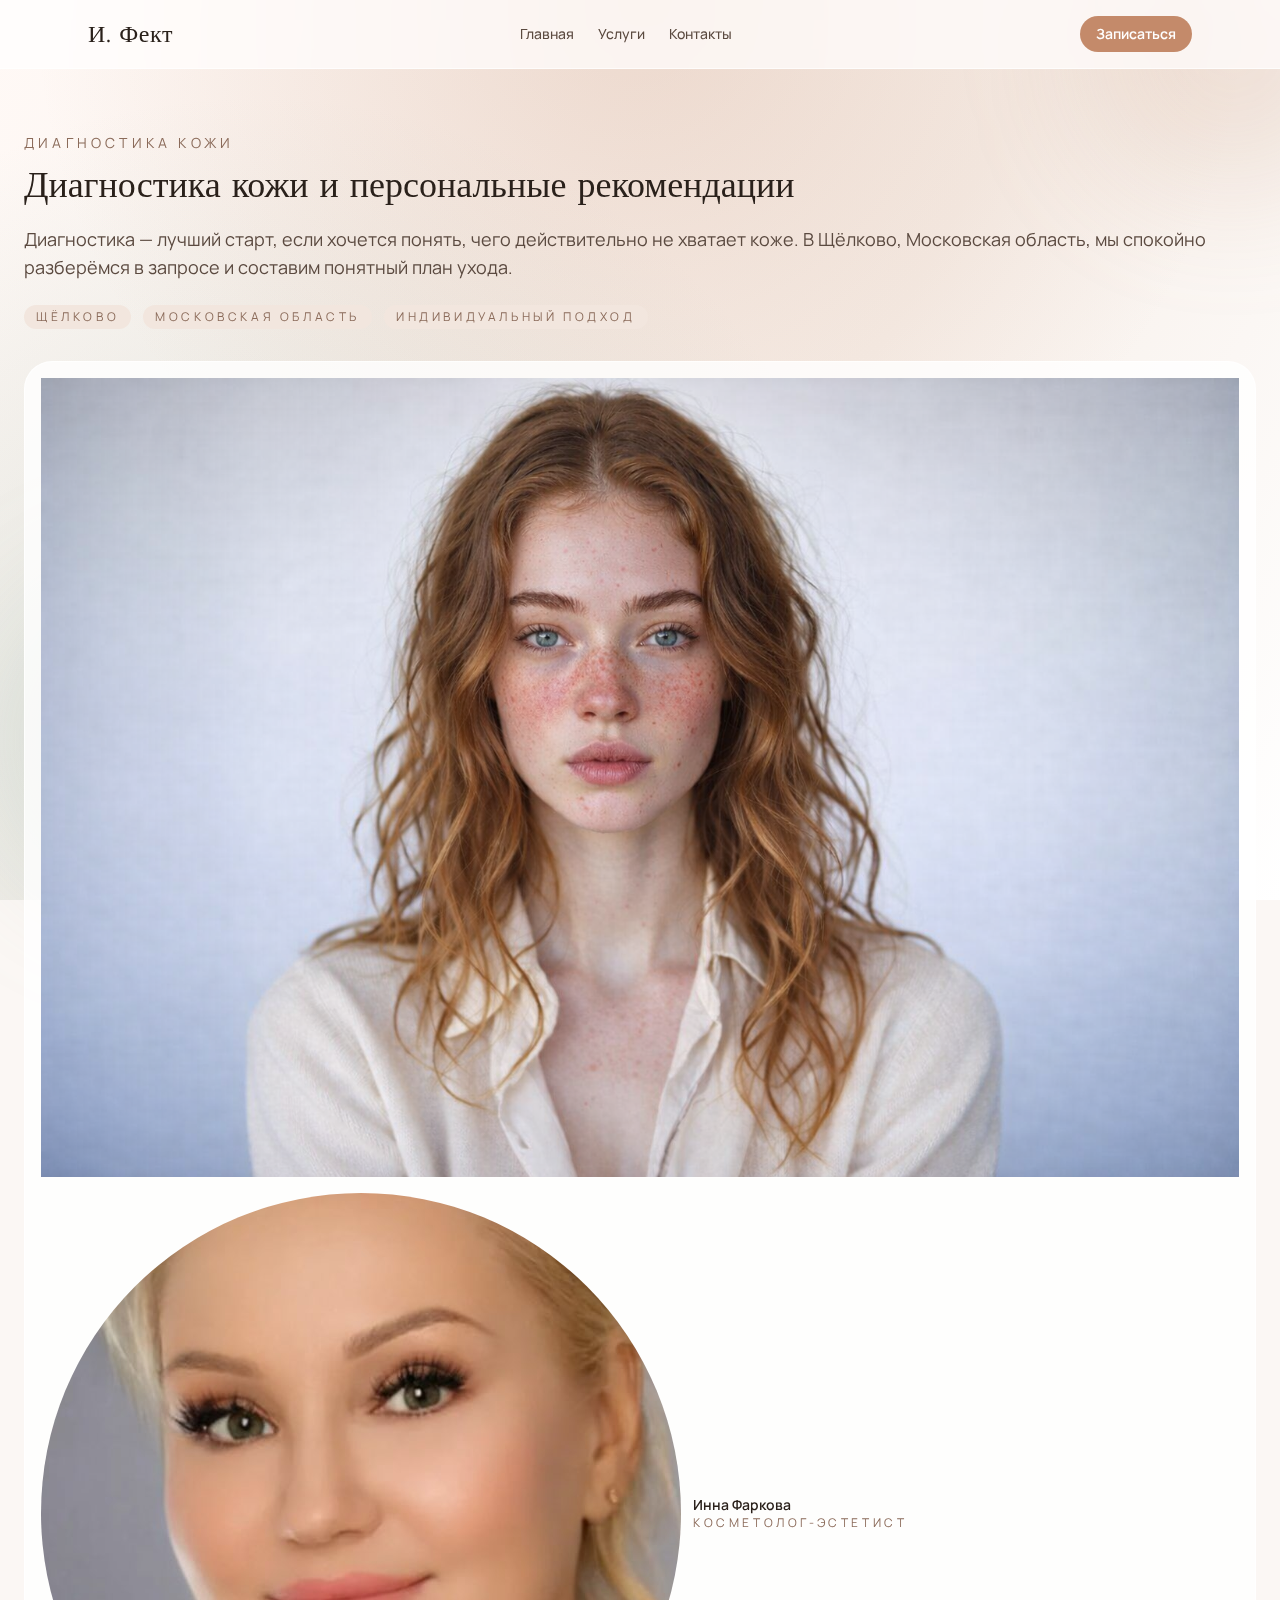
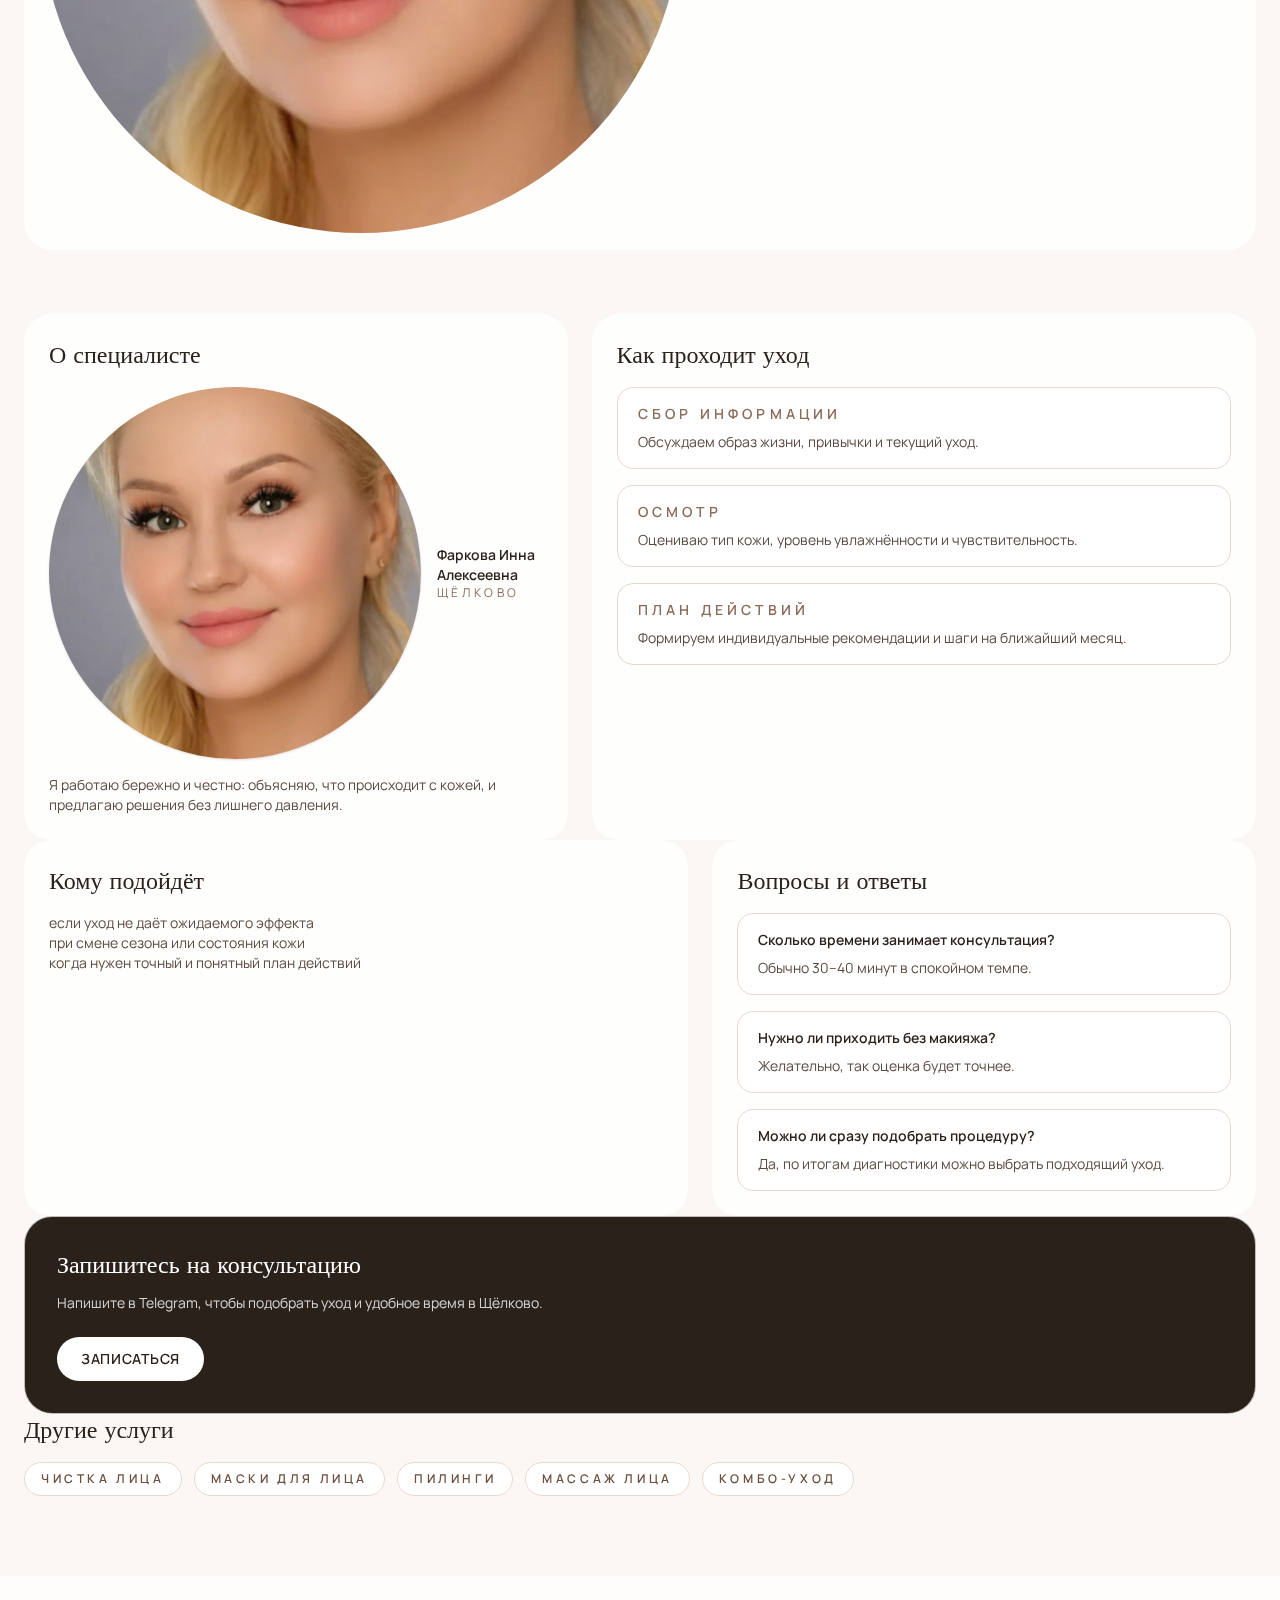
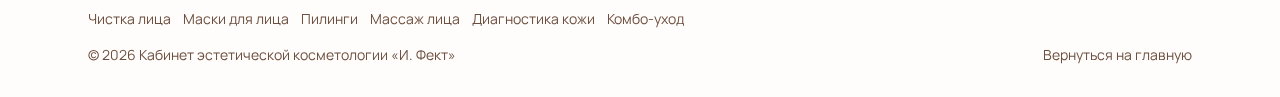
<file: diagnostika-kozhi-shchelkovo.html>
<!doctype html>
<html lang="ru">
<head>
  <meta charset="UTF-8">
  <meta name="viewport" content="width=device-width, initial-scale=1.0">
  <title>Диагностика кожи в Щёлково — консультация косметолога, МО рекомендации</title>
  <meta name="description" content="Диагностика кожи в Щёлково, Московская область: оценка состояния, консультация косметолога и персональные рекомендации ухода. Подходит для старта.">
  <link rel="preconnect" href="https://fonts.googleapis.com">
  <link rel="preconnect" href="https://fonts.gstatic.com" crossorigin>
  <link href="https://fonts.googleapis.com/css2?family=Manrope:wght@300;400;500;600;700&family=Marcellus&display=swap" rel="stylesheet">
  <link href="./output.css" rel="stylesheet">
<style>
    :root {
      --accent: #c48a6a;
      --accent-dark: #8b5c44;
      --cream: #f7efe9;
      --ink: #1f1b17;
    }
    html { scroll-behavior: smooth; }
    body {
      font-family: 'Manrope', system-ui, -apple-system, sans-serif;
      color: var(--ink);
    }
    .font-display { font-family: 'Marcellus', serif; }
  </style>
</head>
<body class="bg-[#fbf7f4] text-[#231f1c]">
<div class="fixed inset-0 -z-10">
    <div class="absolute inset-0 bg-[radial-gradient(circle_at_top,_rgba(196,138,106,0.25),transparent_55%),radial-gradient(circle_at_20%_80%,_rgba(143,175,160,0.25),transparent_50%),linear-gradient(120deg,_#fff9f6_0%,_#f7efe9_60%,_#ffffff_100%)]"></div>
    <div class="absolute -top-24 -right-24 h-72 w-72 rounded-full bg-[rgba(196,138,106,0.18)] blur-3xl"></div>
    <div class="absolute bottom-0 left-0 h-80 w-80 rounded-full bg-[rgba(140,170,160,0.2)] blur-3xl"></div>
  </div>
  <header class="sticky top-0 z-30 border-b border-white/70 bg-white/70 backdrop-blur">
    <div class="mx-auto flex max-w-6xl items-center justify-between px-6 py-4">
      <a href="./index.html" class="font-display text-2xl tracking-wide text-[#2a211b]">И. Фект</a>
      <nav class="hidden items-center gap-6 text-sm font-medium text-[#5b4a40] lg:flex">
        <a href="./index.html" class="transition hover:text-[#2a211b]">Главная</a>
        <a href="./index.html#services" class="transition hover:text-[#2a211b]">Услуги</a>
        <a href="./index.html#contacts" class="transition hover:text-[#2a211b]">Контакты</a>
      </nav>
      <a href="https://t.me/Innalekss" class="rounded-full bg-[#c48a6a] px-4 py-2 text-sm font-semibold text-white transition hover:bg-[#a56e52]">Записаться</a>
    </div>
  </header>

  <main>
    <section class="py-16">
      <div class="mx-auto max-w-5xl px-6">
        <div class="grid items-center gap-8 lg:grid-cols-[1.05fr_0.95fr]">
          <div>
            <p class="text-sm uppercase tracking-[0.3em] text-[#8b6b5a]">Диагностика кожи</p>
            <h1 class="font-display mt-3 text-4xl text-[#2a211b] sm:text-5xl">Диагностика кожи и персональные рекомендации</h1>
            <p class="mt-5 text-lg text-[#5b4a40]">Диагностика — лучший старт, если хочется понять, чего действительно не хватает коже. В Щёлково, Московская область, мы спокойно разберёмся в запросе и составим понятный план ухода.</p>
            <div class="mt-6 flex flex-wrap gap-3 text-xs uppercase tracking-[0.3em] text-[#8b6b5a]">
              <span class="rounded-full bg-[#f2e6de] px-3 py-1">Щёлково</span>
              <span class="rounded-full bg-[#f2e6de] px-3 py-1">Московская область</span>
              <span class="rounded-full bg-[#f2e6de] px-3 py-1">Индивидуальный подход</span>
            </div>
          </div>
          <div class="relative">
            <div class="absolute -top-6 -right-4 h-20 w-20 rounded-full bg-[rgba(196,138,106,0.25)] blur-2xl"></div>
            <div class="rounded-[28px] border border-white/70 bg-white/80 p-4 shadow-[0_35px_80px_-60px_rgba(0,0,0,0.3)]">
              <img src="./img/before.png" alt="Диагностика кожи — кабинет эстетической косметологии" class="h-64 w-full rounded-[22px] object-cover">
              <div class="mt-4 flex items-center gap-3">
                <div class="h-12 w-12 overflow-hidden rounded-full border-2 border-white">
                  <img src="./img/inna.jpg" alt="Инна Фаркова" class="h-full w-full object-cover">
                </div>
                <div>
                  <p class="text-sm font-semibold text-[#2a211b]">Инна Фаркова</p>
                  <p class="text-xs uppercase tracking-[0.3em] text-[#8b6b5a]">Косметолог-эстетист</p>
                </div>
              </div>
            </div>
          </div>
        </div>
      </div>
    </section>

    <section class="pb-16">
      <div class="mx-auto grid max-w-5xl gap-6 px-6 lg:grid-cols-[0.9fr_1.1fr]">
        <div class="rounded-[28px] border border-white/70 bg-white/80 p-6">
          <h2 class="font-display text-2xl text-[#2a211b]">О специалисте</h2>
          <div class="mt-4 flex items-center gap-4">
            <div class="h-14 w-14 overflow-hidden rounded-full border-2 border-white shadow-sm">
              <img src="./img/inna.jpg" alt="Инна Фаркова" class="h-full w-full object-cover">
            </div>
            <div>
              <p class="text-sm font-semibold text-[#2a211b]">Фаркова Инна Алексеевна</p>
              <p class="text-xs uppercase tracking-[0.3em] text-[#8b6b5a]">Щёлково</p>
            </div>
          </div>
          <p class="mt-4 text-sm text-[#5b4a40]">Я работаю бережно и честно: объясняю, что происходит с кожей, и предлагаю решения без лишнего давления.</p>
        </div>
        <div class="rounded-[28px] border border-white/70 bg-white/80 p-6">
          <h2 class="font-display text-2xl text-[#2a211b]">Как проходит уход</h2>
          <div class="mt-4 space-y-4">
            <div class="rounded-2xl border border-[#ead8cd] bg-white px-5 py-4">
              <h3 class="text-sm font-semibold uppercase tracking-[0.3em] text-[#8b6b5a]">Сбор информации</h3>
              <p class="mt-2 text-sm text-[#5b4a40]">Обсуждаем образ жизни, привычки и текущий уход.</p>
            </div>
            <div class="rounded-2xl border border-[#ead8cd] bg-white px-5 py-4">
              <h3 class="text-sm font-semibold uppercase tracking-[0.3em] text-[#8b6b5a]">Осмотр</h3>
              <p class="mt-2 text-sm text-[#5b4a40]">Оцениваю тип кожи, уровень увлажнённости и чувствительность.</p>
            </div>
            <div class="rounded-2xl border border-[#ead8cd] bg-white px-5 py-4">
              <h3 class="text-sm font-semibold uppercase tracking-[0.3em] text-[#8b6b5a]">План действий</h3>
              <p class="mt-2 text-sm text-[#5b4a40]">Формируем индивидуальные рекомендации и шаги на ближайший месяц.</p>
            </div>
          </div>
        </div>
      </div>
    </section>

    <section class="pb-16">
      <div class="mx-auto grid max-w-5xl gap-6 px-6 lg:grid-cols-[1.1fr_0.9fr]">
        <div class="rounded-[28px] border border-white/70 bg-white/80 p-6">
          <h2 class="font-display text-2xl text-[#2a211b]">Кому подойдёт</h2>
          <ul class="mt-4 list-disc space-y-2 pl-5 text-sm text-[#5b4a40]">
              <li>если уход не даёт ожидаемого эффекта</li>
              <li>при смене сезона или состояния кожи</li>
              <li>когда нужен точный и понятный план действий</li>
          </ul>
        </div>
        <div class="rounded-[28px] border border-white/70 bg-white/80 p-6">
          <h2 class="font-display text-2xl text-[#2a211b]">Вопросы и ответы</h2>
          <div class="mt-4 space-y-4">
            <div class="rounded-2xl border border-[#ead8cd] bg-white px-5 py-4">
              <h3 class="text-sm font-semibold text-[#2a211b]">Сколько времени занимает консультация?</h3>
              <p class="mt-2 text-sm text-[#5b4a40]">Обычно 30–40 минут в спокойном темпе.</p>
            </div>
            <div class="rounded-2xl border border-[#ead8cd] bg-white px-5 py-4">
              <h3 class="text-sm font-semibold text-[#2a211b]">Нужно ли приходить без макияжа?</h3>
              <p class="mt-2 text-sm text-[#5b4a40]">Желательно, так оценка будет точнее.</p>
            </div>
            <div class="rounded-2xl border border-[#ead8cd] bg-white px-5 py-4">
              <h3 class="text-sm font-semibold text-[#2a211b]">Можно ли сразу подобрать процедуру?</h3>
              <p class="mt-2 text-sm text-[#5b4a40]">Да, по итогам диагностики можно выбрать подходящий уход.</p>
            </div>
          </div>
        </div>
      </div>
    </section>

    <section class="pb-16">
      <div class="mx-auto max-w-5xl px-6">
        <div class="rounded-[28px] border border-white/70 bg-[#2a211b] p-8 text-white">
          <h2 class="font-display text-2xl">Запишитесь на консультацию</h2>
          <p class="mt-3 text-sm text-white/80">Напишите в Telegram, чтобы подобрать уход и удобное время в Щёлково.</p>
          <a href="https://t.me/Innalekss" class="mt-6 inline-flex items-center justify-center rounded-full bg-white px-6 py-3 text-sm font-semibold uppercase tracking-wider text-[#2a211b]">Записаться</a>
        </div>
      </div>
    </section>

    <section class="pb-20">
      <div class="mx-auto max-w-5xl px-6">
        <h2 class="font-display text-2xl text-[#2a211b]">Другие услуги</h2>
        <div class="mt-4 flex flex-wrap gap-3">
                <a href="./chistka-lica-shchelkovo.html" class="rounded-full border border-[#ead8cd] bg-white px-4 py-2 text-xs font-semibold uppercase tracking-[0.3em] text-[#6c4f3e] transition hover:border-[#c48a6a]">Чистка лица</a>
                <a href="./maski-dlya-lica-shchelkovo.html" class="rounded-full border border-[#ead8cd] bg-white px-4 py-2 text-xs font-semibold uppercase tracking-[0.3em] text-[#6c4f3e] transition hover:border-[#c48a6a]">Маски для лица</a>
                <a href="./pilingi-shchelkovo.html" class="rounded-full border border-[#ead8cd] bg-white px-4 py-2 text-xs font-semibold uppercase tracking-[0.3em] text-[#6c4f3e] transition hover:border-[#c48a6a]">Пилинги</a>
                <a href="./massazh-lica-shchelkovo.html" class="rounded-full border border-[#ead8cd] bg-white px-4 py-2 text-xs font-semibold uppercase tracking-[0.3em] text-[#6c4f3e] transition hover:border-[#c48a6a]">Массаж лица</a>
                <a href="./kombo-uhod-shchelkovo.html" class="rounded-full border border-[#ead8cd] bg-white px-4 py-2 text-xs font-semibold uppercase tracking-[0.3em] text-[#6c4f3e] transition hover:border-[#c48a6a]">Комбо-уход</a>
        </div>
      </div>
    </section>
  </main>

  <footer class="border-t border-white/70 bg-white/70">
    <div class="mx-auto flex max-w-6xl flex-col gap-4 px-6 py-8 text-sm text-[#6c4f3e]">
      <div class="flex flex-wrap items-center gap-3">
          <a href="./chistka-lica-shchelkovo.html" class="hover:text-[#2a211b]">Чистка лица</a>
          <a href="./maski-dlya-lica-shchelkovo.html" class="hover:text-[#2a211b]">Маски для лица</a>
          <a href="./pilingi-shchelkovo.html" class="hover:text-[#2a211b]">Пилинги</a>
          <a href="./massazh-lica-shchelkovo.html" class="hover:text-[#2a211b]">Массаж лица</a>
          <a href="./diagnostika-kozhi-shchelkovo.html" class="hover:text-[#2a211b]">Диагностика кожи</a>
          <a href="./kombo-uhod-shchelkovo.html" class="hover:text-[#2a211b]">Комбо-уход</a>
      </div>
      <div class="flex flex-col gap-2 sm:flex-row sm:items-center sm:justify-between">
        <span>© 2026 Кабинет эстетической косметологии «И. Фект»</span>
        <a href="./index.html" class="hover:text-[#2a211b]">Вернуться на главную</a>
      </div>
    </div>
  </footer>
</body>
</html>
</file>
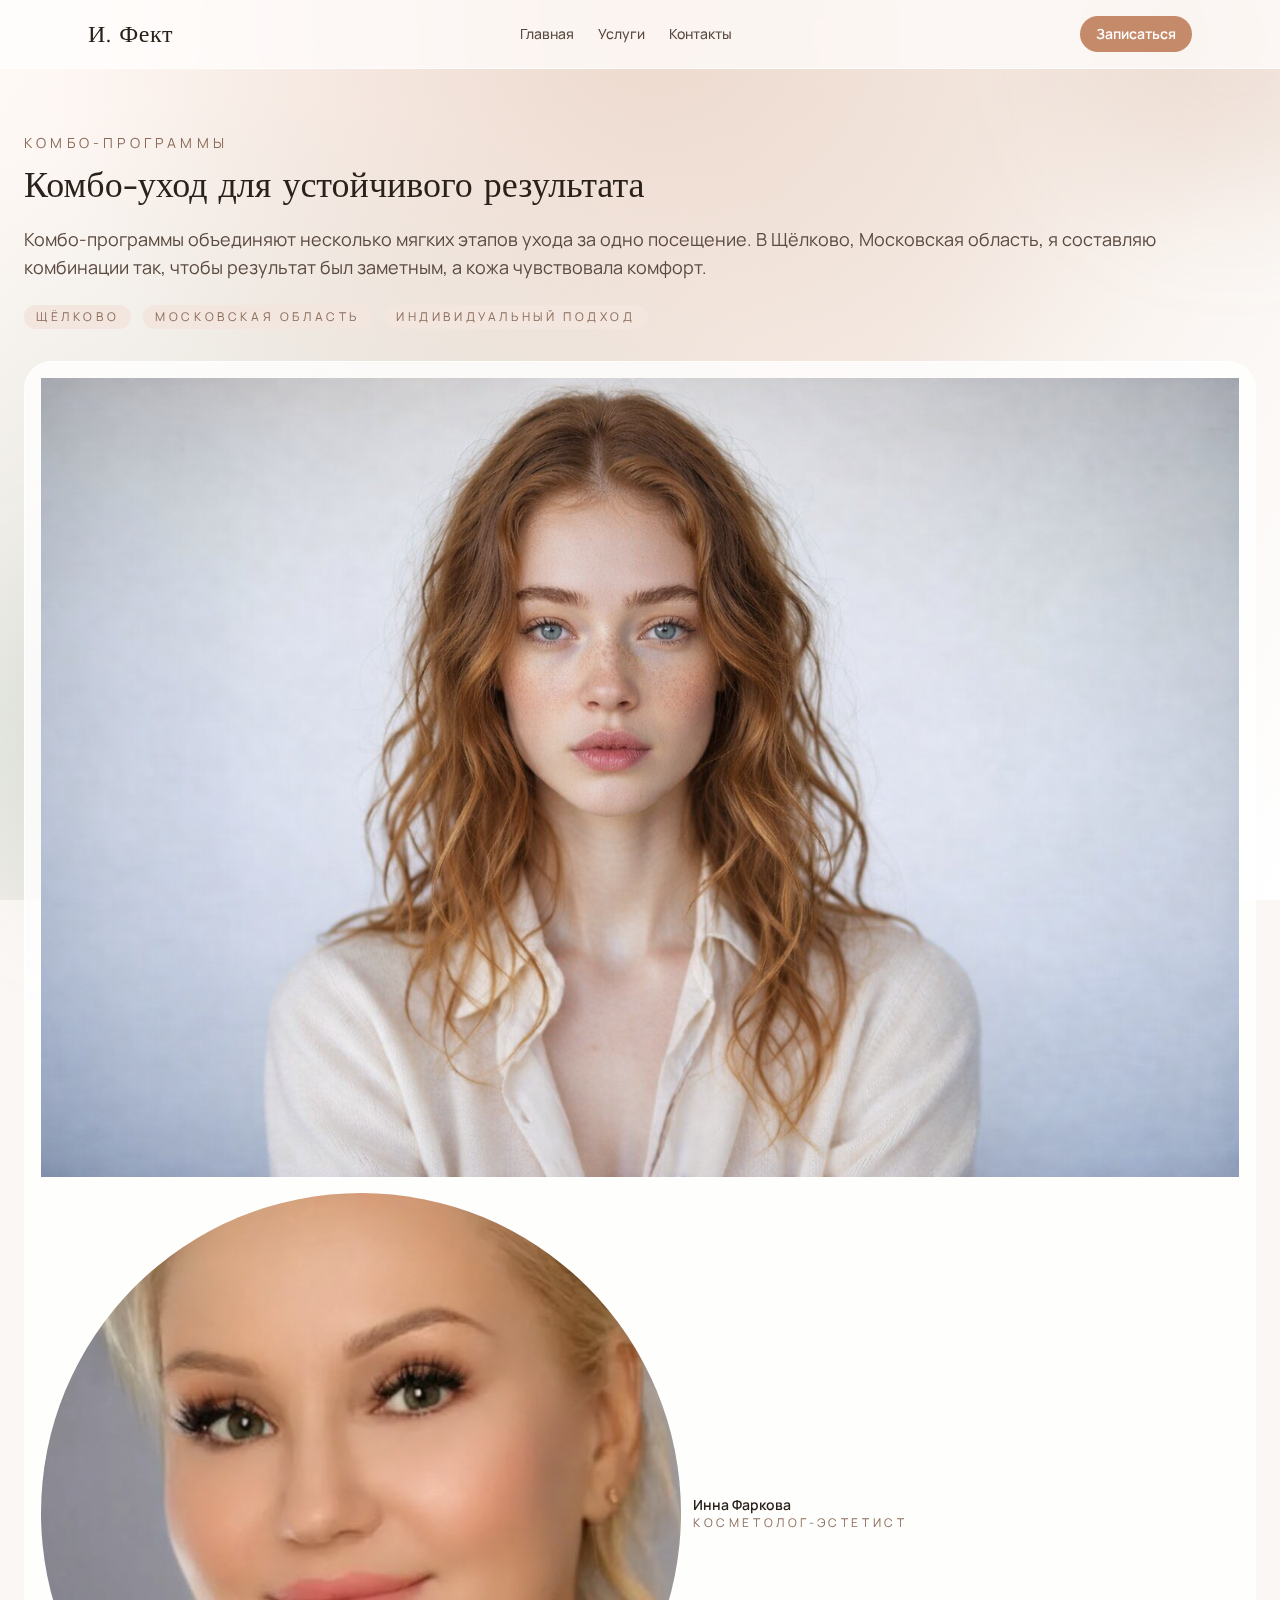
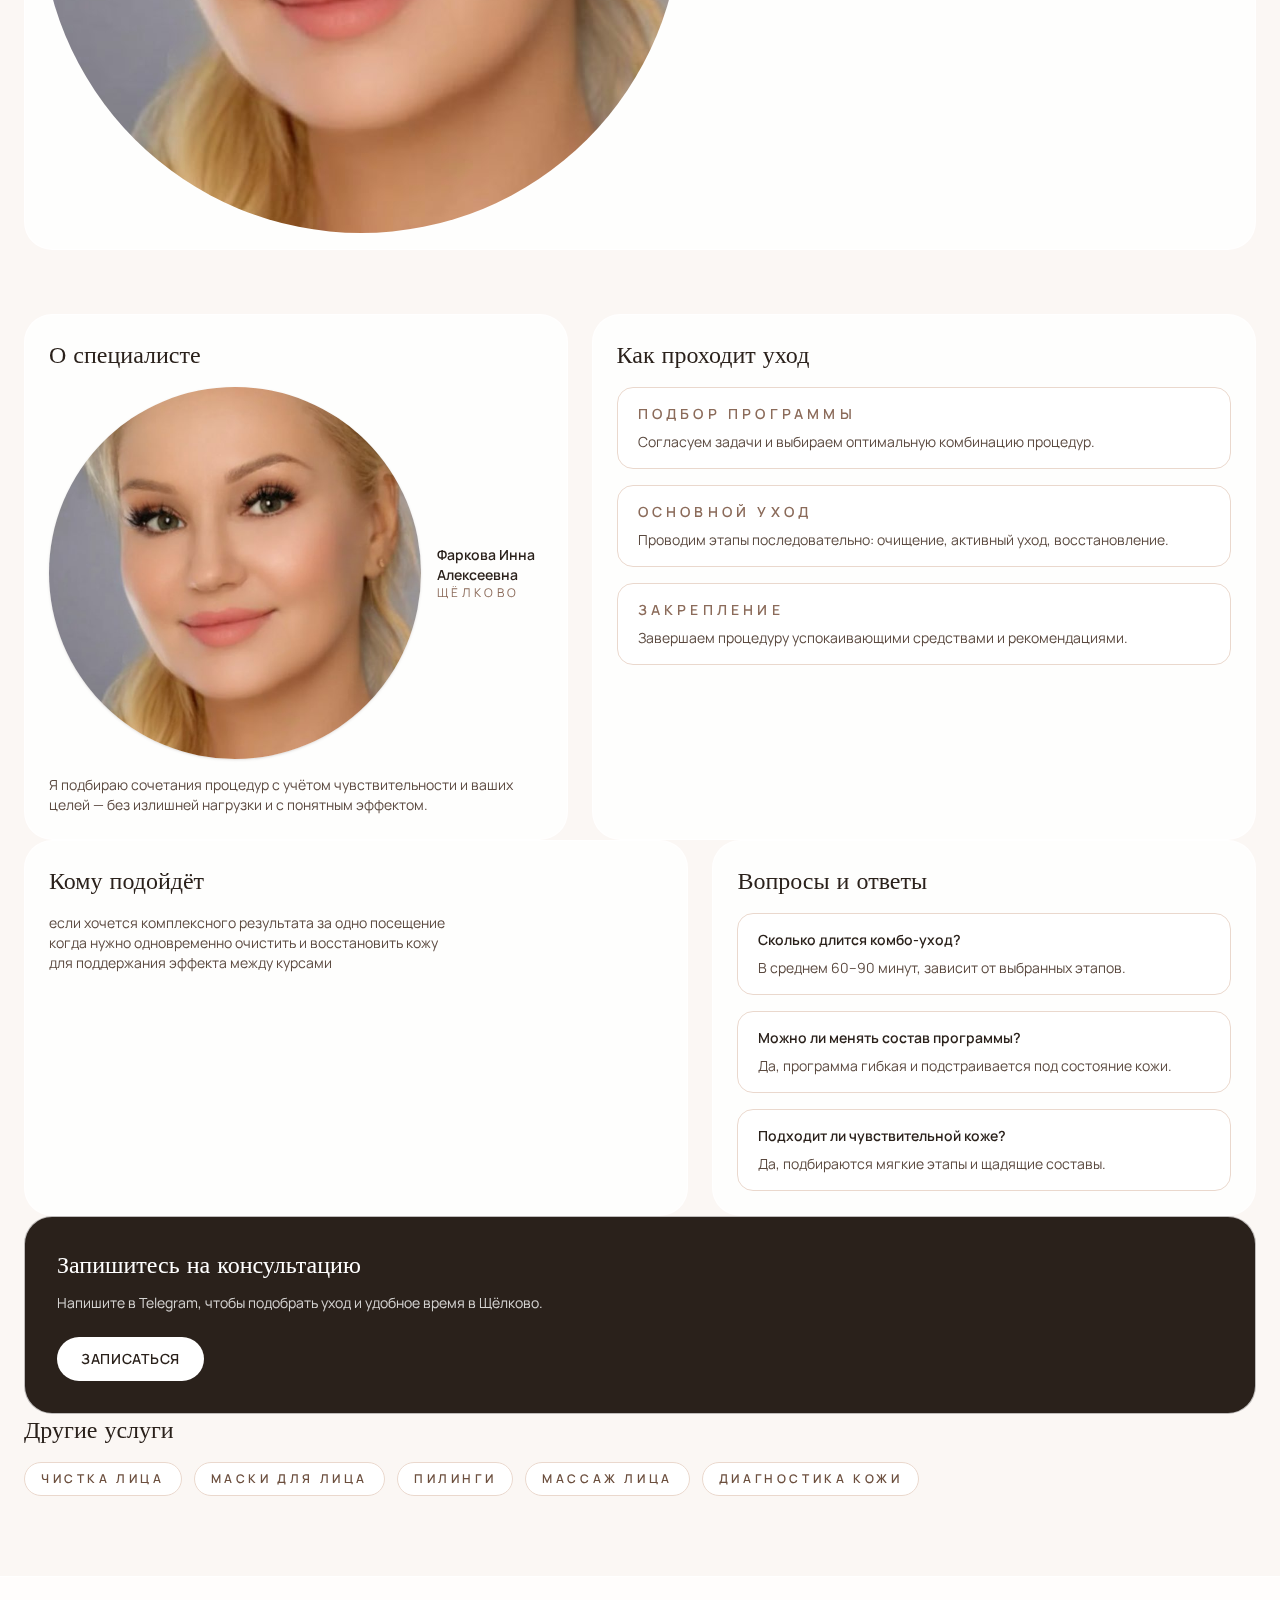
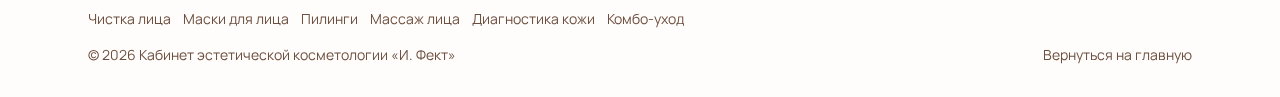
<file: kombo-uhod-shchelkovo.html>
<!doctype html>
<html lang="ru">
<head>
  <meta charset="UTF-8">
  <meta name="viewport" content="width=device-width, initial-scale=1.0">
  <title>Комбо-уход за лицом в Щёлково — программы косметолога, МО, бережные</title>
  <meta name="description" content="Комбо-уход в Щёлково, Московская область: сочетание чистки, маски и массажа для устойчивого результата. Индивидуальная схема и бережный подход.">
  <link rel="preconnect" href="https://fonts.googleapis.com">
  <link rel="preconnect" href="https://fonts.gstatic.com" crossorigin>
  <link href="https://fonts.googleapis.com/css2?family=Manrope:wght@300;400;500;600;700&family=Marcellus&display=swap" rel="stylesheet">
  <link href="./output.css" rel="stylesheet">
<style>
    :root {
      --accent: #c48a6a;
      --accent-dark: #8b5c44;
      --cream: #f7efe9;
      --ink: #1f1b17;
    }
    html { scroll-behavior: smooth; }
    body {
      font-family: 'Manrope', system-ui, -apple-system, sans-serif;
      color: var(--ink);
    }
    .font-display { font-family: 'Marcellus', serif; }
  </style>
</head>
<body class="bg-[#fbf7f4] text-[#231f1c]">
<div class="fixed inset-0 -z-10">
    <div class="absolute inset-0 bg-[radial-gradient(circle_at_top,_rgba(196,138,106,0.25),transparent_55%),radial-gradient(circle_at_20%_80%,_rgba(143,175,160,0.25),transparent_50%),linear-gradient(120deg,_#fff9f6_0%,_#f7efe9_60%,_#ffffff_100%)]"></div>
    <div class="absolute -top-24 -right-24 h-72 w-72 rounded-full bg-[rgba(196,138,106,0.18)] blur-3xl"></div>
    <div class="absolute bottom-0 left-0 h-80 w-80 rounded-full bg-[rgba(140,170,160,0.2)] blur-3xl"></div>
  </div>
  <header class="sticky top-0 z-30 border-b border-white/70 bg-white/70 backdrop-blur">
    <div class="mx-auto flex max-w-6xl items-center justify-between px-6 py-4">
      <a href="./index.html" class="font-display text-2xl tracking-wide text-[#2a211b]">И. Фект</a>
      <nav class="hidden items-center gap-6 text-sm font-medium text-[#5b4a40] lg:flex">
        <a href="./index.html" class="transition hover:text-[#2a211b]">Главная</a>
        <a href="./index.html#services" class="transition hover:text-[#2a211b]">Услуги</a>
        <a href="./index.html#contacts" class="transition hover:text-[#2a211b]">Контакты</a>
      </nav>
      <a href="https://t.me/Innalekss" class="rounded-full bg-[#c48a6a] px-4 py-2 text-sm font-semibold text-white transition hover:bg-[#a56e52]">Записаться</a>
    </div>
  </header>

  <main>
    <section class="py-16">
      <div class="mx-auto max-w-5xl px-6">
        <div class="grid items-center gap-8 lg:grid-cols-[1.05fr_0.95fr]">
          <div>
            <p class="text-sm uppercase tracking-[0.3em] text-[#8b6b5a]">Комбо-программы</p>
            <h1 class="font-display mt-3 text-4xl text-[#2a211b] sm:text-5xl">Комбо-уход для устойчивого результата</h1>
            <p class="mt-5 text-lg text-[#5b4a40]">Комбо-программы объединяют несколько мягких этапов ухода за одно посещение. В Щёлково, Московская область, я составляю комбинации так, чтобы результат был заметным, а кожа чувствовала комфорт.</p>
            <div class="mt-6 flex flex-wrap gap-3 text-xs uppercase tracking-[0.3em] text-[#8b6b5a]">
              <span class="rounded-full bg-[#f2e6de] px-3 py-1">Щёлково</span>
              <span class="rounded-full bg-[#f2e6de] px-3 py-1">Московская область</span>
              <span class="rounded-full bg-[#f2e6de] px-3 py-1">Индивидуальный подход</span>
            </div>
          </div>
          <div class="relative">
            <div class="absolute -top-6 -right-4 h-20 w-20 rounded-full bg-[rgba(196,138,106,0.25)] blur-2xl"></div>
            <div class="rounded-[28px] border border-white/70 bg-white/80 p-4 shadow-[0_35px_80px_-60px_rgba(0,0,0,0.3)]">
              <img src="./img/after.png" alt="Комбо-программы — кабинет эстетической косметологии" class="h-64 w-full rounded-[22px] object-cover">
              <div class="mt-4 flex items-center gap-3">
                <div class="h-12 w-12 overflow-hidden rounded-full border-2 border-white">
                  <img src="./img/inna.jpg" alt="Инна Фаркова" class="h-full w-full object-cover">
                </div>
                <div>
                  <p class="text-sm font-semibold text-[#2a211b]">Инна Фаркова</p>
                  <p class="text-xs uppercase tracking-[0.3em] text-[#8b6b5a]">Косметолог-эстетист</p>
                </div>
              </div>
            </div>
          </div>
        </div>
      </div>
    </section>

    <section class="pb-16">
      <div class="mx-auto grid max-w-5xl gap-6 px-6 lg:grid-cols-[0.9fr_1.1fr]">
        <div class="rounded-[28px] border border-white/70 bg-white/80 p-6">
          <h2 class="font-display text-2xl text-[#2a211b]">О специалисте</h2>
          <div class="mt-4 flex items-center gap-4">
            <div class="h-14 w-14 overflow-hidden rounded-full border-2 border-white shadow-sm">
              <img src="./img/inna.jpg" alt="Инна Фаркова" class="h-full w-full object-cover">
            </div>
            <div>
              <p class="text-sm font-semibold text-[#2a211b]">Фаркова Инна Алексеевна</p>
              <p class="text-xs uppercase tracking-[0.3em] text-[#8b6b5a]">Щёлково</p>
            </div>
          </div>
          <p class="mt-4 text-sm text-[#5b4a40]">Я подбираю сочетания процедур с учётом чувствительности и ваших целей — без излишней нагрузки и с понятным эффектом.</p>
        </div>
        <div class="rounded-[28px] border border-white/70 bg-white/80 p-6">
          <h2 class="font-display text-2xl text-[#2a211b]">Как проходит уход</h2>
          <div class="mt-4 space-y-4">
            <div class="rounded-2xl border border-[#ead8cd] bg-white px-5 py-4">
              <h3 class="text-sm font-semibold uppercase tracking-[0.3em] text-[#8b6b5a]">Подбор программы</h3>
              <p class="mt-2 text-sm text-[#5b4a40]">Согласуем задачи и выбираем оптимальную комбинацию процедур.</p>
            </div>
            <div class="rounded-2xl border border-[#ead8cd] bg-white px-5 py-4">
              <h3 class="text-sm font-semibold uppercase tracking-[0.3em] text-[#8b6b5a]">Основной уход</h3>
              <p class="mt-2 text-sm text-[#5b4a40]">Проводим этапы последовательно: очищение, активный уход, восстановление.</p>
            </div>
            <div class="rounded-2xl border border-[#ead8cd] bg-white px-5 py-4">
              <h3 class="text-sm font-semibold uppercase tracking-[0.3em] text-[#8b6b5a]">Закрепление</h3>
              <p class="mt-2 text-sm text-[#5b4a40]">Завершаем процедуру успокаивающими средствами и рекомендациями.</p>
            </div>
          </div>
        </div>
      </div>
    </section>

    <section class="pb-16">
      <div class="mx-auto grid max-w-5xl gap-6 px-6 lg:grid-cols-[1.1fr_0.9fr]">
        <div class="rounded-[28px] border border-white/70 bg-white/80 p-6">
          <h2 class="font-display text-2xl text-[#2a211b]">Кому подойдёт</h2>
          <ul class="mt-4 list-disc space-y-2 pl-5 text-sm text-[#5b4a40]">
              <li>если хочется комплексного результата за одно посещение</li>
              <li>когда нужно одновременно очистить и восстановить кожу</li>
              <li>для поддержания эффекта между курсами</li>
          </ul>
        </div>
        <div class="rounded-[28px] border border-white/70 bg-white/80 p-6">
          <h2 class="font-display text-2xl text-[#2a211b]">Вопросы и ответы</h2>
          <div class="mt-4 space-y-4">
            <div class="rounded-2xl border border-[#ead8cd] bg-white px-5 py-4">
              <h3 class="text-sm font-semibold text-[#2a211b]">Сколько длится комбо-уход?</h3>
              <p class="mt-2 text-sm text-[#5b4a40]">В среднем 60–90 минут, зависит от выбранных этапов.</p>
            </div>
            <div class="rounded-2xl border border-[#ead8cd] bg-white px-5 py-4">
              <h3 class="text-sm font-semibold text-[#2a211b]">Можно ли менять состав программы?</h3>
              <p class="mt-2 text-sm text-[#5b4a40]">Да, программа гибкая и подстраивается под состояние кожи.</p>
            </div>
            <div class="rounded-2xl border border-[#ead8cd] bg-white px-5 py-4">
              <h3 class="text-sm font-semibold text-[#2a211b]">Подходит ли чувствительной коже?</h3>
              <p class="mt-2 text-sm text-[#5b4a40]">Да, подбираются мягкие этапы и щадящие составы.</p>
            </div>
          </div>
        </div>
      </div>
    </section>

    <section class="pb-16">
      <div class="mx-auto max-w-5xl px-6">
        <div class="rounded-[28px] border border-white/70 bg-[#2a211b] p-8 text-white">
          <h2 class="font-display text-2xl">Запишитесь на консультацию</h2>
          <p class="mt-3 text-sm text-white/80">Напишите в Telegram, чтобы подобрать уход и удобное время в Щёлково.</p>
          <a href="https://t.me/Innalekss" class="mt-6 inline-flex items-center justify-center rounded-full bg-white px-6 py-3 text-sm font-semibold uppercase tracking-wider text-[#2a211b]">Записаться</a>
        </div>
      </div>
    </section>

    <section class="pb-20">
      <div class="mx-auto max-w-5xl px-6">
        <h2 class="font-display text-2xl text-[#2a211b]">Другие услуги</h2>
        <div class="mt-4 flex flex-wrap gap-3">
                <a href="./chistka-lica-shchelkovo.html" class="rounded-full border border-[#ead8cd] bg-white px-4 py-2 text-xs font-semibold uppercase tracking-[0.3em] text-[#6c4f3e] transition hover:border-[#c48a6a]">Чистка лица</a>
                <a href="./maski-dlya-lica-shchelkovo.html" class="rounded-full border border-[#ead8cd] bg-white px-4 py-2 text-xs font-semibold uppercase tracking-[0.3em] text-[#6c4f3e] transition hover:border-[#c48a6a]">Маски для лица</a>
                <a href="./pilingi-shchelkovo.html" class="rounded-full border border-[#ead8cd] bg-white px-4 py-2 text-xs font-semibold uppercase tracking-[0.3em] text-[#6c4f3e] transition hover:border-[#c48a6a]">Пилинги</a>
                <a href="./massazh-lica-shchelkovo.html" class="rounded-full border border-[#ead8cd] bg-white px-4 py-2 text-xs font-semibold uppercase tracking-[0.3em] text-[#6c4f3e] transition hover:border-[#c48a6a]">Массаж лица</a>
                <a href="./diagnostika-kozhi-shchelkovo.html" class="rounded-full border border-[#ead8cd] bg-white px-4 py-2 text-xs font-semibold uppercase tracking-[0.3em] text-[#6c4f3e] transition hover:border-[#c48a6a]">Диагностика кожи</a>
        </div>
      </div>
    </section>
  </main>

  <footer class="border-t border-white/70 bg-white/70">
    <div class="mx-auto flex max-w-6xl flex-col gap-4 px-6 py-8 text-sm text-[#6c4f3e]">
      <div class="flex flex-wrap items-center gap-3">
          <a href="./chistka-lica-shchelkovo.html" class="hover:text-[#2a211b]">Чистка лица</a>
          <a href="./maski-dlya-lica-shchelkovo.html" class="hover:text-[#2a211b]">Маски для лица</a>
          <a href="./pilingi-shchelkovo.html" class="hover:text-[#2a211b]">Пилинги</a>
          <a href="./massazh-lica-shchelkovo.html" class="hover:text-[#2a211b]">Массаж лица</a>
          <a href="./diagnostika-kozhi-shchelkovo.html" class="hover:text-[#2a211b]">Диагностика кожи</a>
          <a href="./kombo-uhod-shchelkovo.html" class="hover:text-[#2a211b]">Комбо-уход</a>
      </div>
      <div class="flex flex-col gap-2 sm:flex-row sm:items-center sm:justify-between">
        <span>© 2026 Кабинет эстетической косметологии «И. Фект»</span>
        <a href="./index.html" class="hover:text-[#2a211b]">Вернуться на главную</a>
      </div>
    </div>
  </footer>
</body>
</html>
</file>
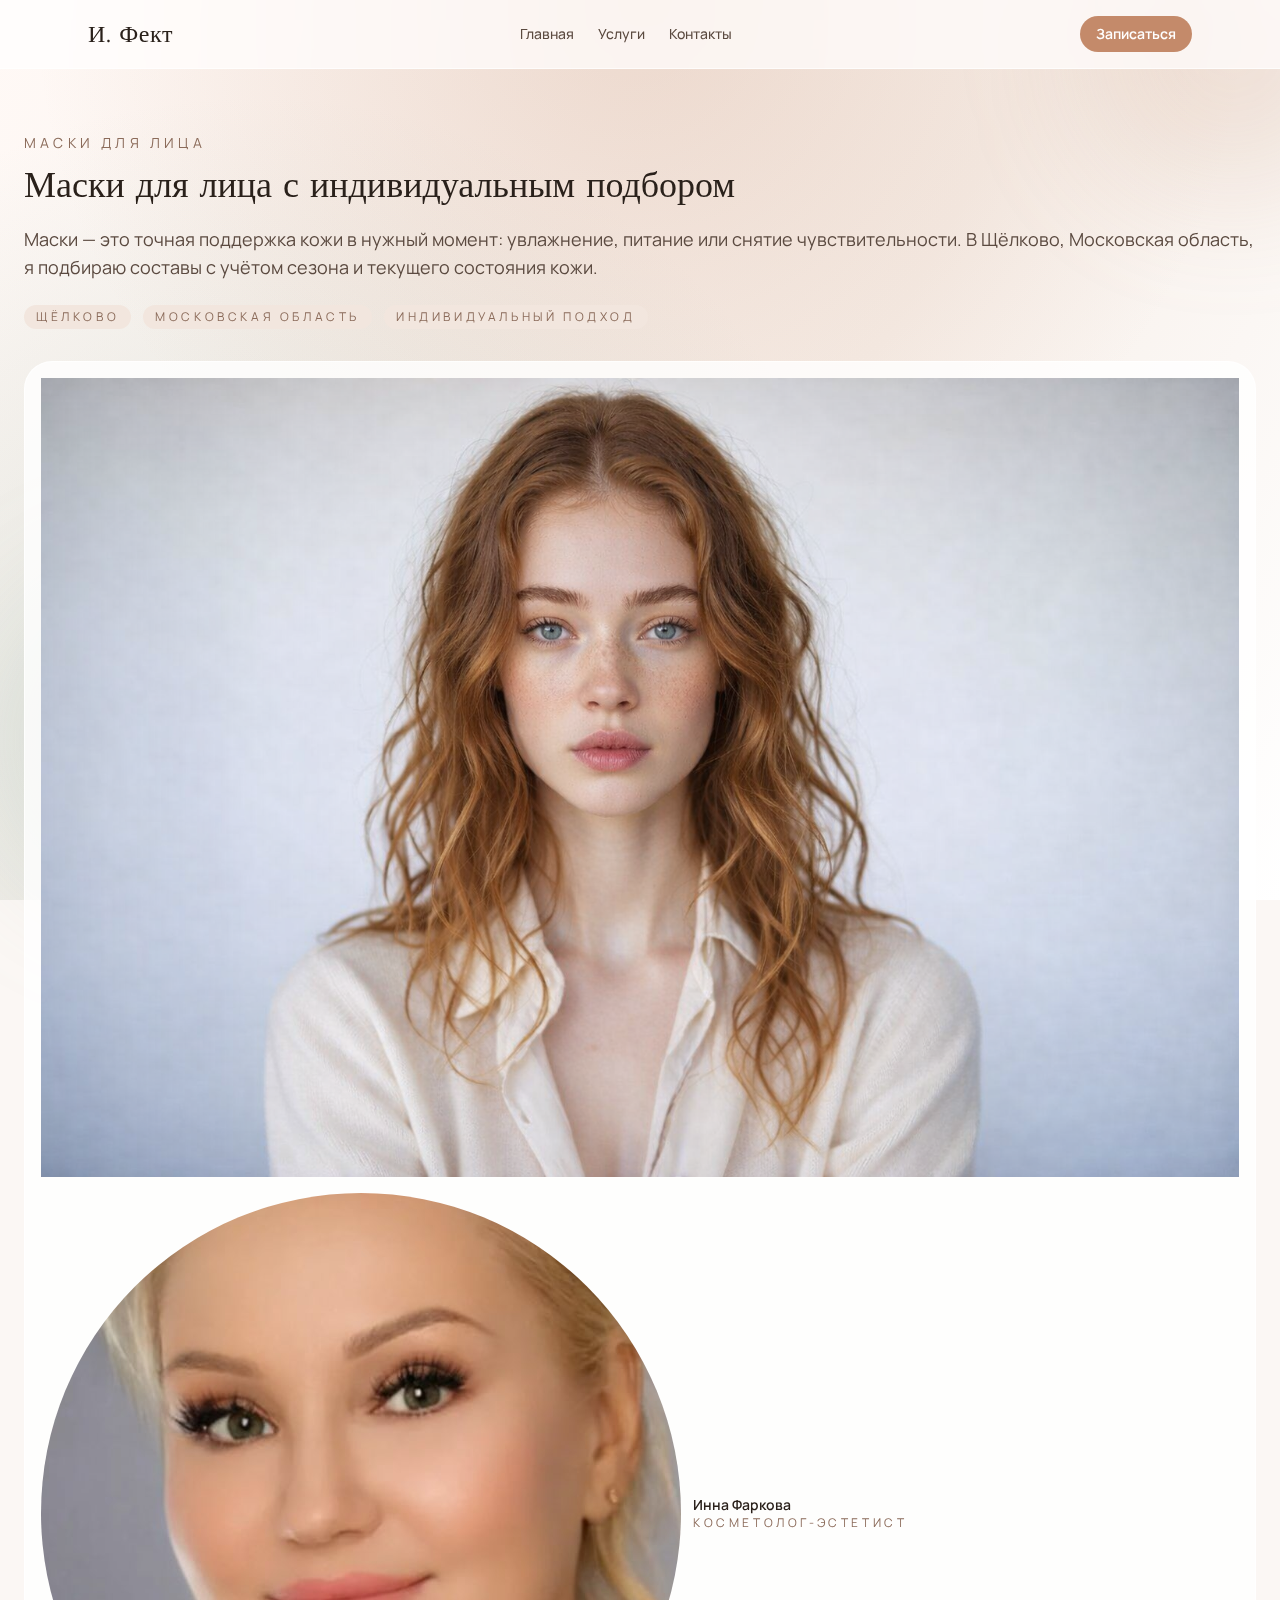
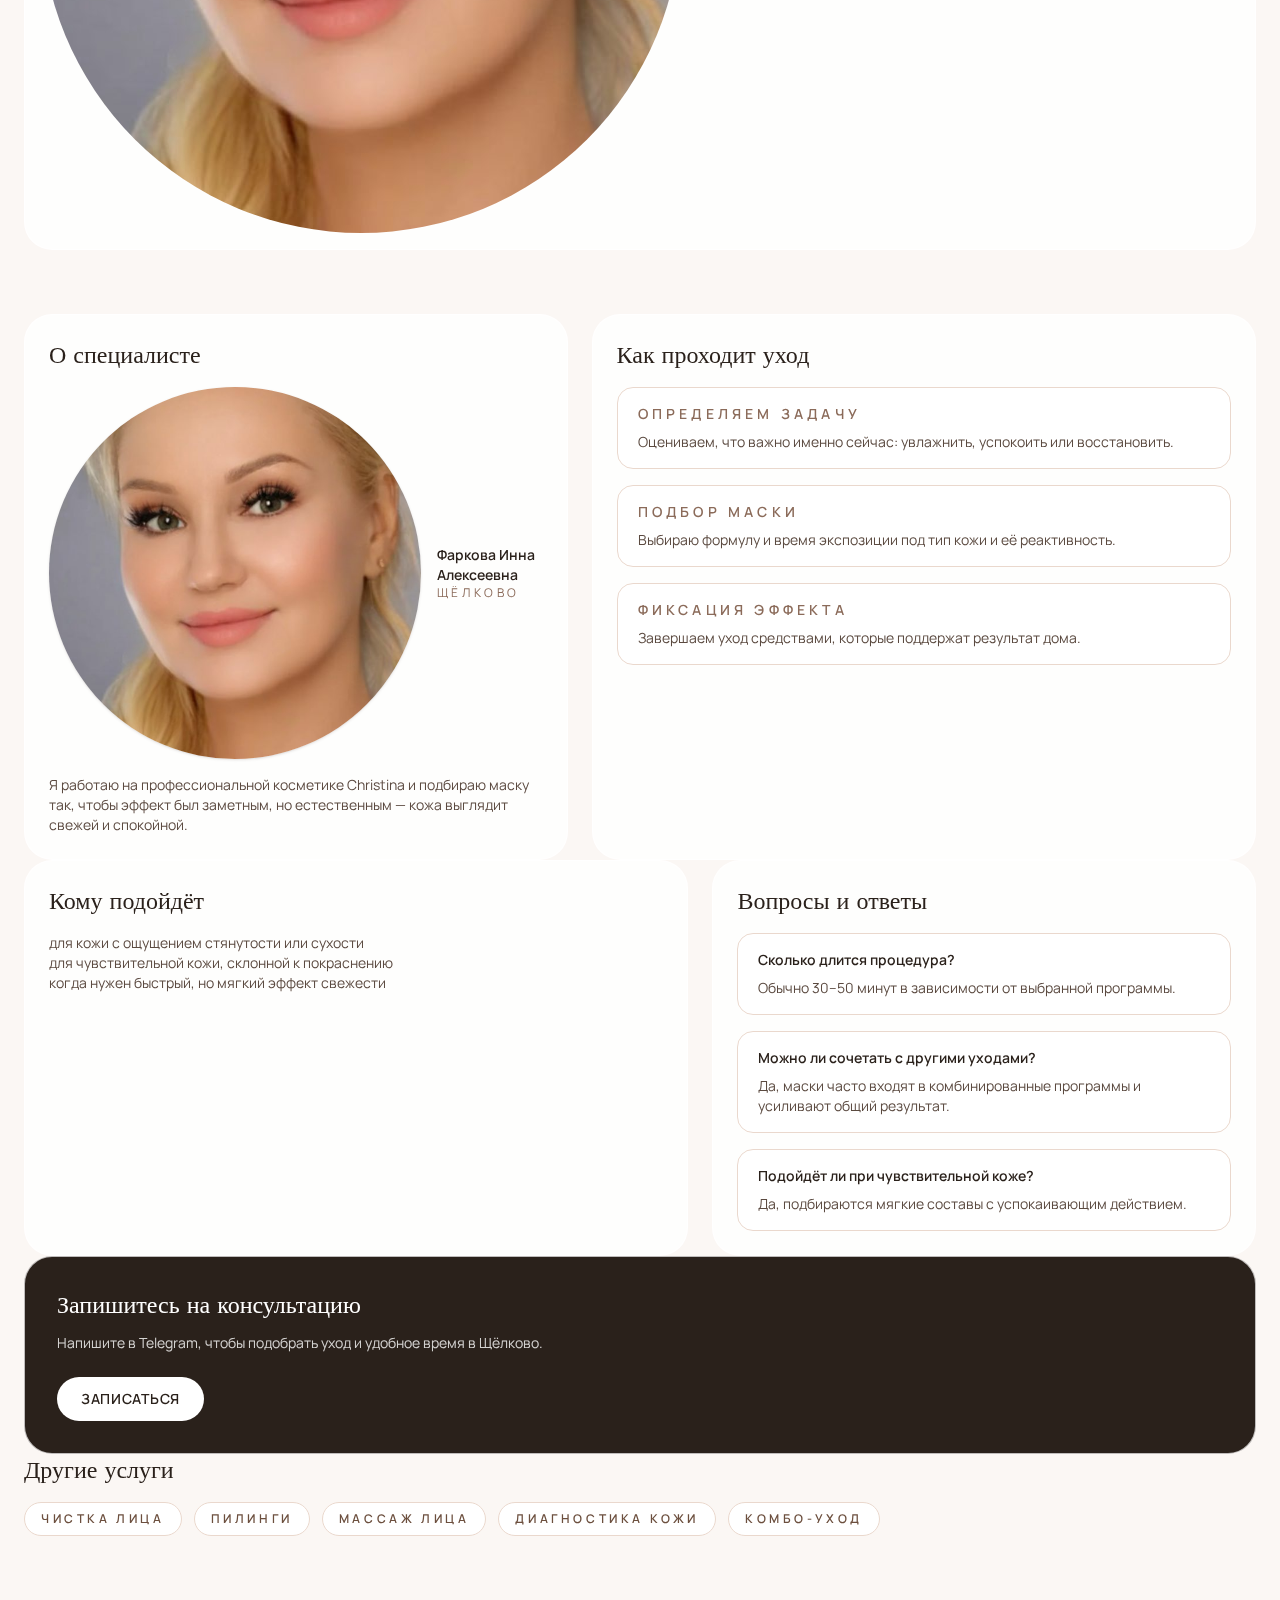
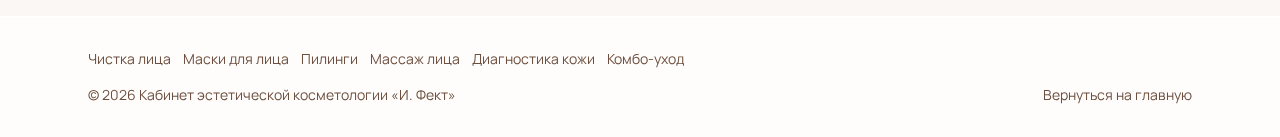
<file: maski-dlya-lica-shchelkovo.html>
<!doctype html>
<html lang="ru">
<head>
  <meta charset="UTF-8">
  <meta name="viewport" content="width=device-width, initial-scale=1.0">
  <title>Маски для лица в Щёлково — уход Christina, Московская область</title>
  <meta name="description" content="Маски для лица в Щёлково, Московская область: подбор по типу кожи, увлажнение и восстановление с косметикой Christina. Деликатно, без спешки.">
  <link rel="preconnect" href="https://fonts.googleapis.com">
  <link rel="preconnect" href="https://fonts.gstatic.com" crossorigin>
  <link href="https://fonts.googleapis.com/css2?family=Manrope:wght@300;400;500;600;700&family=Marcellus&display=swap" rel="stylesheet">
  <link href="./output.css" rel="stylesheet">
<style>
    :root {
      --accent: #c48a6a;
      --accent-dark: #8b5c44;
      --cream: #f7efe9;
      --ink: #1f1b17;
    }
    html { scroll-behavior: smooth; }
    body {
      font-family: 'Manrope', system-ui, -apple-system, sans-serif;
      color: var(--ink);
    }
    .font-display { font-family: 'Marcellus', serif; }
  </style>
</head>
<body class="bg-[#fbf7f4] text-[#231f1c]">
<div class="fixed inset-0 -z-10">
    <div class="absolute inset-0 bg-[radial-gradient(circle_at_top,_rgba(196,138,106,0.25),transparent_55%),radial-gradient(circle_at_20%_80%,_rgba(143,175,160,0.25),transparent_50%),linear-gradient(120deg,_#fff9f6_0%,_#f7efe9_60%,_#ffffff_100%)]"></div>
    <div class="absolute -top-24 -right-24 h-72 w-72 rounded-full bg-[rgba(196,138,106,0.18)] blur-3xl"></div>
    <div class="absolute bottom-0 left-0 h-80 w-80 rounded-full bg-[rgba(140,170,160,0.2)] blur-3xl"></div>
  </div>
  <header class="sticky top-0 z-30 border-b border-white/70 bg-white/70 backdrop-blur">
    <div class="mx-auto flex max-w-6xl items-center justify-between px-6 py-4">
      <a href="./index.html" class="font-display text-2xl tracking-wide text-[#2a211b]">И. Фект</a>
      <nav class="hidden items-center gap-6 text-sm font-medium text-[#5b4a40] lg:flex">
        <a href="./index.html" class="transition hover:text-[#2a211b]">Главная</a>
        <a href="./index.html#services" class="transition hover:text-[#2a211b]">Услуги</a>
        <a href="./index.html#contacts" class="transition hover:text-[#2a211b]">Контакты</a>
      </nav>
      <a href="https://t.me/Innalekss" class="rounded-full bg-[#c48a6a] px-4 py-2 text-sm font-semibold text-white transition hover:bg-[#a56e52]">Записаться</a>
    </div>
  </header>

  <main>
    <section class="py-16">
      <div class="mx-auto max-w-5xl px-6">
        <div class="grid items-center gap-8 lg:grid-cols-[1.05fr_0.95fr]">
          <div>
            <p class="text-sm uppercase tracking-[0.3em] text-[#8b6b5a]">Маски для лица</p>
            <h1 class="font-display mt-3 text-4xl text-[#2a211b] sm:text-5xl">Маски для лица с индивидуальным подбором</h1>
            <p class="mt-5 text-lg text-[#5b4a40]">Маски — это точная поддержка кожи в нужный момент: увлажнение, питание или снятие чувствительности. В Щёлково, Московская область, я подбираю составы с учётом сезона и текущего состояния кожи.</p>
            <div class="mt-6 flex flex-wrap gap-3 text-xs uppercase tracking-[0.3em] text-[#8b6b5a]">
              <span class="rounded-full bg-[#f2e6de] px-3 py-1">Щёлково</span>
              <span class="rounded-full bg-[#f2e6de] px-3 py-1">Московская область</span>
              <span class="rounded-full bg-[#f2e6de] px-3 py-1">Индивидуальный подход</span>
            </div>
          </div>
          <div class="relative">
            <div class="absolute -top-6 -right-4 h-20 w-20 rounded-full bg-[rgba(196,138,106,0.25)] blur-2xl"></div>
            <div class="rounded-[28px] border border-white/70 bg-white/80 p-4 shadow-[0_35px_80px_-60px_rgba(0,0,0,0.3)]">
              <img src="./img/after.png" alt="Маски для лица — кабинет эстетической косметологии" class="h-64 w-full rounded-[22px] object-cover">
              <div class="mt-4 flex items-center gap-3">
                <div class="h-12 w-12 overflow-hidden rounded-full border-2 border-white">
                  <img src="./img/inna.jpg" alt="Инна Фаркова" class="h-full w-full object-cover">
                </div>
                <div>
                  <p class="text-sm font-semibold text-[#2a211b]">Инна Фаркова</p>
                  <p class="text-xs uppercase tracking-[0.3em] text-[#8b6b5a]">Косметолог-эстетист</p>
                </div>
              </div>
            </div>
          </div>
        </div>
      </div>
    </section>

    <section class="pb-16">
      <div class="mx-auto grid max-w-5xl gap-6 px-6 lg:grid-cols-[0.9fr_1.1fr]">
        <div class="rounded-[28px] border border-white/70 bg-white/80 p-6">
          <h2 class="font-display text-2xl text-[#2a211b]">О специалисте</h2>
          <div class="mt-4 flex items-center gap-4">
            <div class="h-14 w-14 overflow-hidden rounded-full border-2 border-white shadow-sm">
              <img src="./img/inna.jpg" alt="Инна Фаркова" class="h-full w-full object-cover">
            </div>
            <div>
              <p class="text-sm font-semibold text-[#2a211b]">Фаркова Инна Алексеевна</p>
              <p class="text-xs uppercase tracking-[0.3em] text-[#8b6b5a]">Щёлково</p>
            </div>
          </div>
          <p class="mt-4 text-sm text-[#5b4a40]">Я работаю на профессиональной косметике Christina и подбираю маску так, чтобы эффект был заметным, но естественным — кожа выглядит свежей и спокойной.</p>
        </div>
        <div class="rounded-[28px] border border-white/70 bg-white/80 p-6">
          <h2 class="font-display text-2xl text-[#2a211b]">Как проходит уход</h2>
          <div class="mt-4 space-y-4">
            <div class="rounded-2xl border border-[#ead8cd] bg-white px-5 py-4">
              <h3 class="text-sm font-semibold uppercase tracking-[0.3em] text-[#8b6b5a]">Определяем задачу</h3>
              <p class="mt-2 text-sm text-[#5b4a40]">Оцениваем, что важно именно сейчас: увлажнить, успокоить или восстановить.</p>
            </div>
            <div class="rounded-2xl border border-[#ead8cd] bg-white px-5 py-4">
              <h3 class="text-sm font-semibold uppercase tracking-[0.3em] text-[#8b6b5a]">Подбор маски</h3>
              <p class="mt-2 text-sm text-[#5b4a40]">Выбираю формулу и время экспозиции под тип кожи и её реактивность.</p>
            </div>
            <div class="rounded-2xl border border-[#ead8cd] bg-white px-5 py-4">
              <h3 class="text-sm font-semibold uppercase tracking-[0.3em] text-[#8b6b5a]">Фиксация эффекта</h3>
              <p class="mt-2 text-sm text-[#5b4a40]">Завершаем уход средствами, которые поддержат результат дома.</p>
            </div>
          </div>
        </div>
      </div>
    </section>

    <section class="pb-16">
      <div class="mx-auto grid max-w-5xl gap-6 px-6 lg:grid-cols-[1.1fr_0.9fr]">
        <div class="rounded-[28px] border border-white/70 bg-white/80 p-6">
          <h2 class="font-display text-2xl text-[#2a211b]">Кому подойдёт</h2>
          <ul class="mt-4 list-disc space-y-2 pl-5 text-sm text-[#5b4a40]">
              <li>для кожи с ощущением стянутости или сухости</li>
              <li>для чувствительной кожи, склонной к покраснению</li>
              <li>когда нужен быстрый, но мягкий эффект свежести</li>
          </ul>
        </div>
        <div class="rounded-[28px] border border-white/70 bg-white/80 p-6">
          <h2 class="font-display text-2xl text-[#2a211b]">Вопросы и ответы</h2>
          <div class="mt-4 space-y-4">
            <div class="rounded-2xl border border-[#ead8cd] bg-white px-5 py-4">
              <h3 class="text-sm font-semibold text-[#2a211b]">Сколько длится процедура?</h3>
              <p class="mt-2 text-sm text-[#5b4a40]">Обычно 30–50 минут в зависимости от выбранной программы.</p>
            </div>
            <div class="rounded-2xl border border-[#ead8cd] bg-white px-5 py-4">
              <h3 class="text-sm font-semibold text-[#2a211b]">Можно ли сочетать с другими уходами?</h3>
              <p class="mt-2 text-sm text-[#5b4a40]">Да, маски часто входят в комбинированные программы и усиливают общий результат.</p>
            </div>
            <div class="rounded-2xl border border-[#ead8cd] bg-white px-5 py-4">
              <h3 class="text-sm font-semibold text-[#2a211b]">Подойдёт ли при чувствительной коже?</h3>
              <p class="mt-2 text-sm text-[#5b4a40]">Да, подбираются мягкие составы с успокаивающим действием.</p>
            </div>
          </div>
        </div>
      </div>
    </section>

    <section class="pb-16">
      <div class="mx-auto max-w-5xl px-6">
        <div class="rounded-[28px] border border-white/70 bg-[#2a211b] p-8 text-white">
          <h2 class="font-display text-2xl">Запишитесь на консультацию</h2>
          <p class="mt-3 text-sm text-white/80">Напишите в Telegram, чтобы подобрать уход и удобное время в Щёлково.</p>
          <a href="https://t.me/Innalekss" class="mt-6 inline-flex items-center justify-center rounded-full bg-white px-6 py-3 text-sm font-semibold uppercase tracking-wider text-[#2a211b]">Записаться</a>
        </div>
      </div>
    </section>

    <section class="pb-20">
      <div class="mx-auto max-w-5xl px-6">
        <h2 class="font-display text-2xl text-[#2a211b]">Другие услуги</h2>
        <div class="mt-4 flex flex-wrap gap-3">
                <a href="./chistka-lica-shchelkovo.html" class="rounded-full border border-[#ead8cd] bg-white px-4 py-2 text-xs font-semibold uppercase tracking-[0.3em] text-[#6c4f3e] transition hover:border-[#c48a6a]">Чистка лица</a>
                <a href="./pilingi-shchelkovo.html" class="rounded-full border border-[#ead8cd] bg-white px-4 py-2 text-xs font-semibold uppercase tracking-[0.3em] text-[#6c4f3e] transition hover:border-[#c48a6a]">Пилинги</a>
                <a href="./massazh-lica-shchelkovo.html" class="rounded-full border border-[#ead8cd] bg-white px-4 py-2 text-xs font-semibold uppercase tracking-[0.3em] text-[#6c4f3e] transition hover:border-[#c48a6a]">Массаж лица</a>
                <a href="./diagnostika-kozhi-shchelkovo.html" class="rounded-full border border-[#ead8cd] bg-white px-4 py-2 text-xs font-semibold uppercase tracking-[0.3em] text-[#6c4f3e] transition hover:border-[#c48a6a]">Диагностика кожи</a>
                <a href="./kombo-uhod-shchelkovo.html" class="rounded-full border border-[#ead8cd] bg-white px-4 py-2 text-xs font-semibold uppercase tracking-[0.3em] text-[#6c4f3e] transition hover:border-[#c48a6a]">Комбо-уход</a>
        </div>
      </div>
    </section>
  </main>

  <footer class="border-t border-white/70 bg-white/70">
    <div class="mx-auto flex max-w-6xl flex-col gap-4 px-6 py-8 text-sm text-[#6c4f3e]">
      <div class="flex flex-wrap items-center gap-3">
          <a href="./chistka-lica-shchelkovo.html" class="hover:text-[#2a211b]">Чистка лица</a>
          <a href="./maski-dlya-lica-shchelkovo.html" class="hover:text-[#2a211b]">Маски для лица</a>
          <a href="./pilingi-shchelkovo.html" class="hover:text-[#2a211b]">Пилинги</a>
          <a href="./massazh-lica-shchelkovo.html" class="hover:text-[#2a211b]">Массаж лица</a>
          <a href="./diagnostika-kozhi-shchelkovo.html" class="hover:text-[#2a211b]">Диагностика кожи</a>
          <a href="./kombo-uhod-shchelkovo.html" class="hover:text-[#2a211b]">Комбо-уход</a>
      </div>
      <div class="flex flex-col gap-2 sm:flex-row sm:items-center sm:justify-between">
        <span>© 2026 Кабинет эстетической косметологии «И. Фект»</span>
        <a href="./index.html" class="hover:text-[#2a211b]">Вернуться на главную</a>
      </div>
    </div>
  </footer>
</body>
</html>
</file>
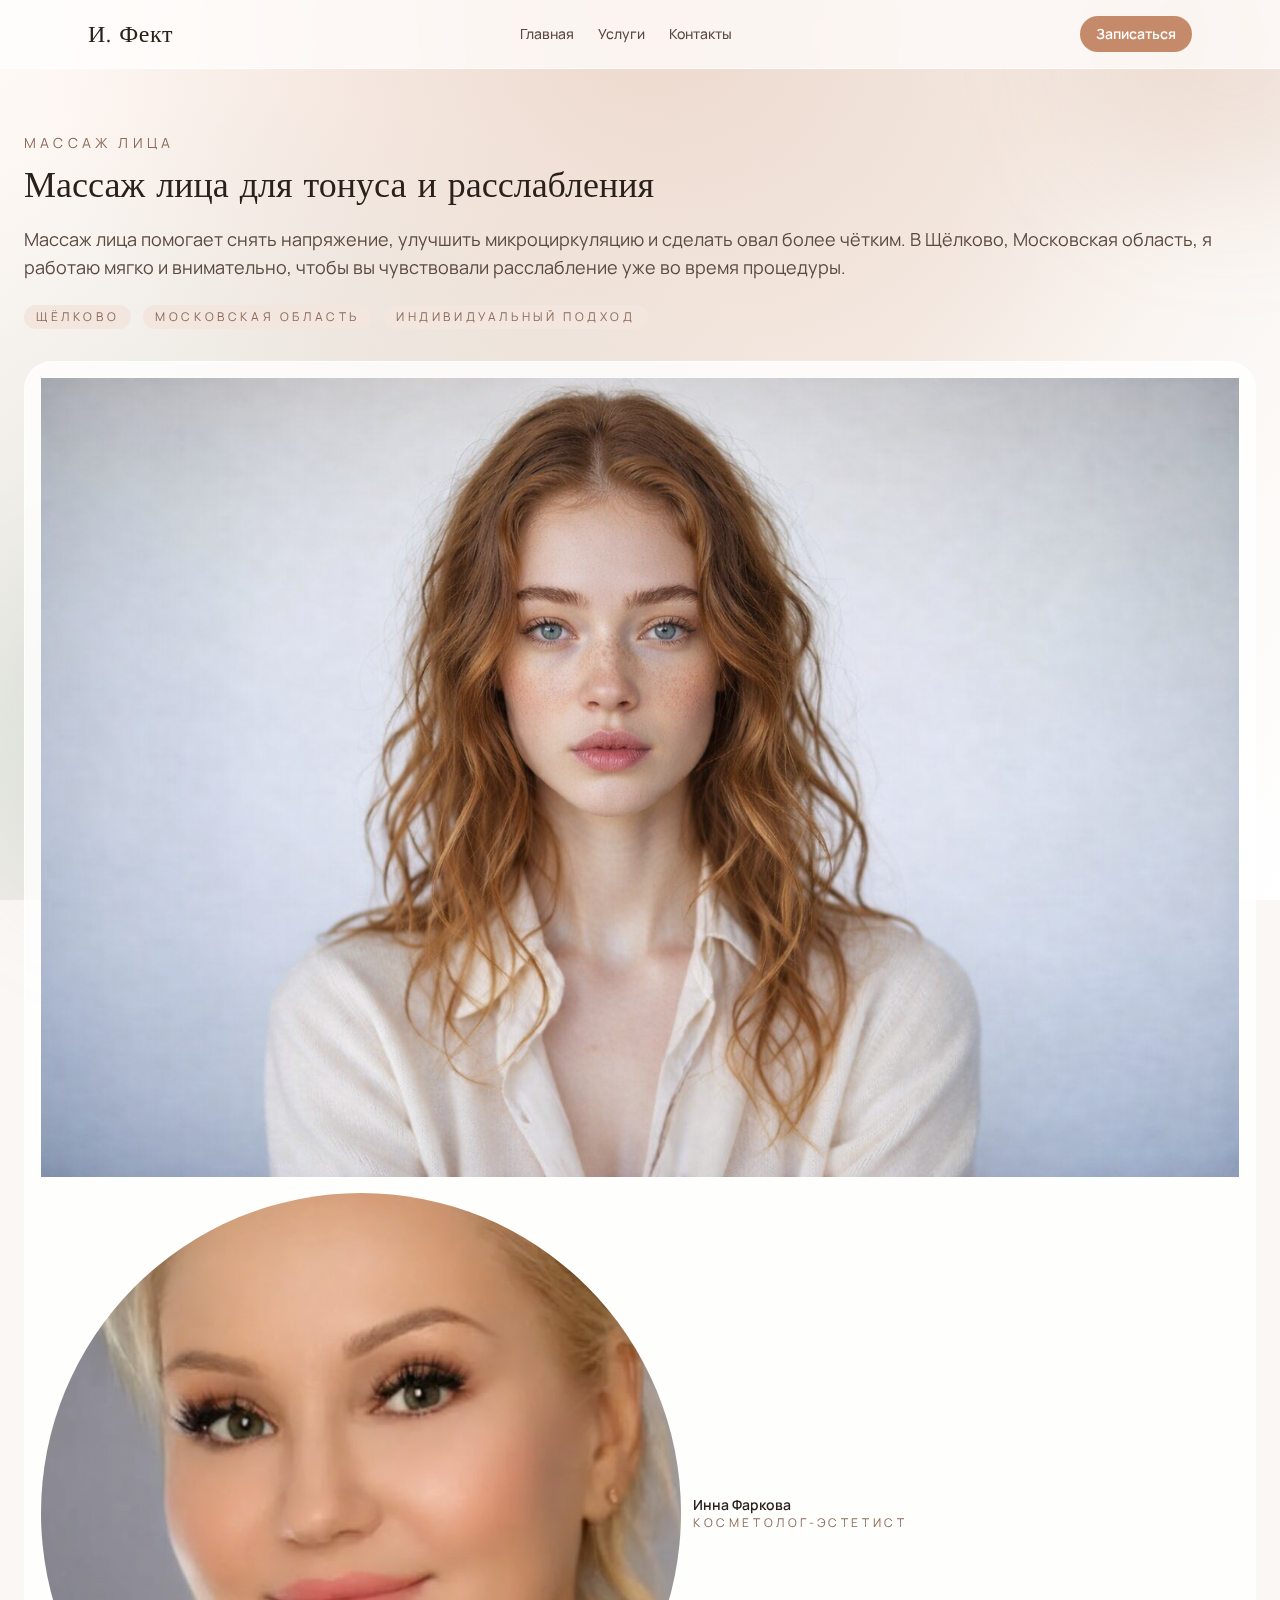
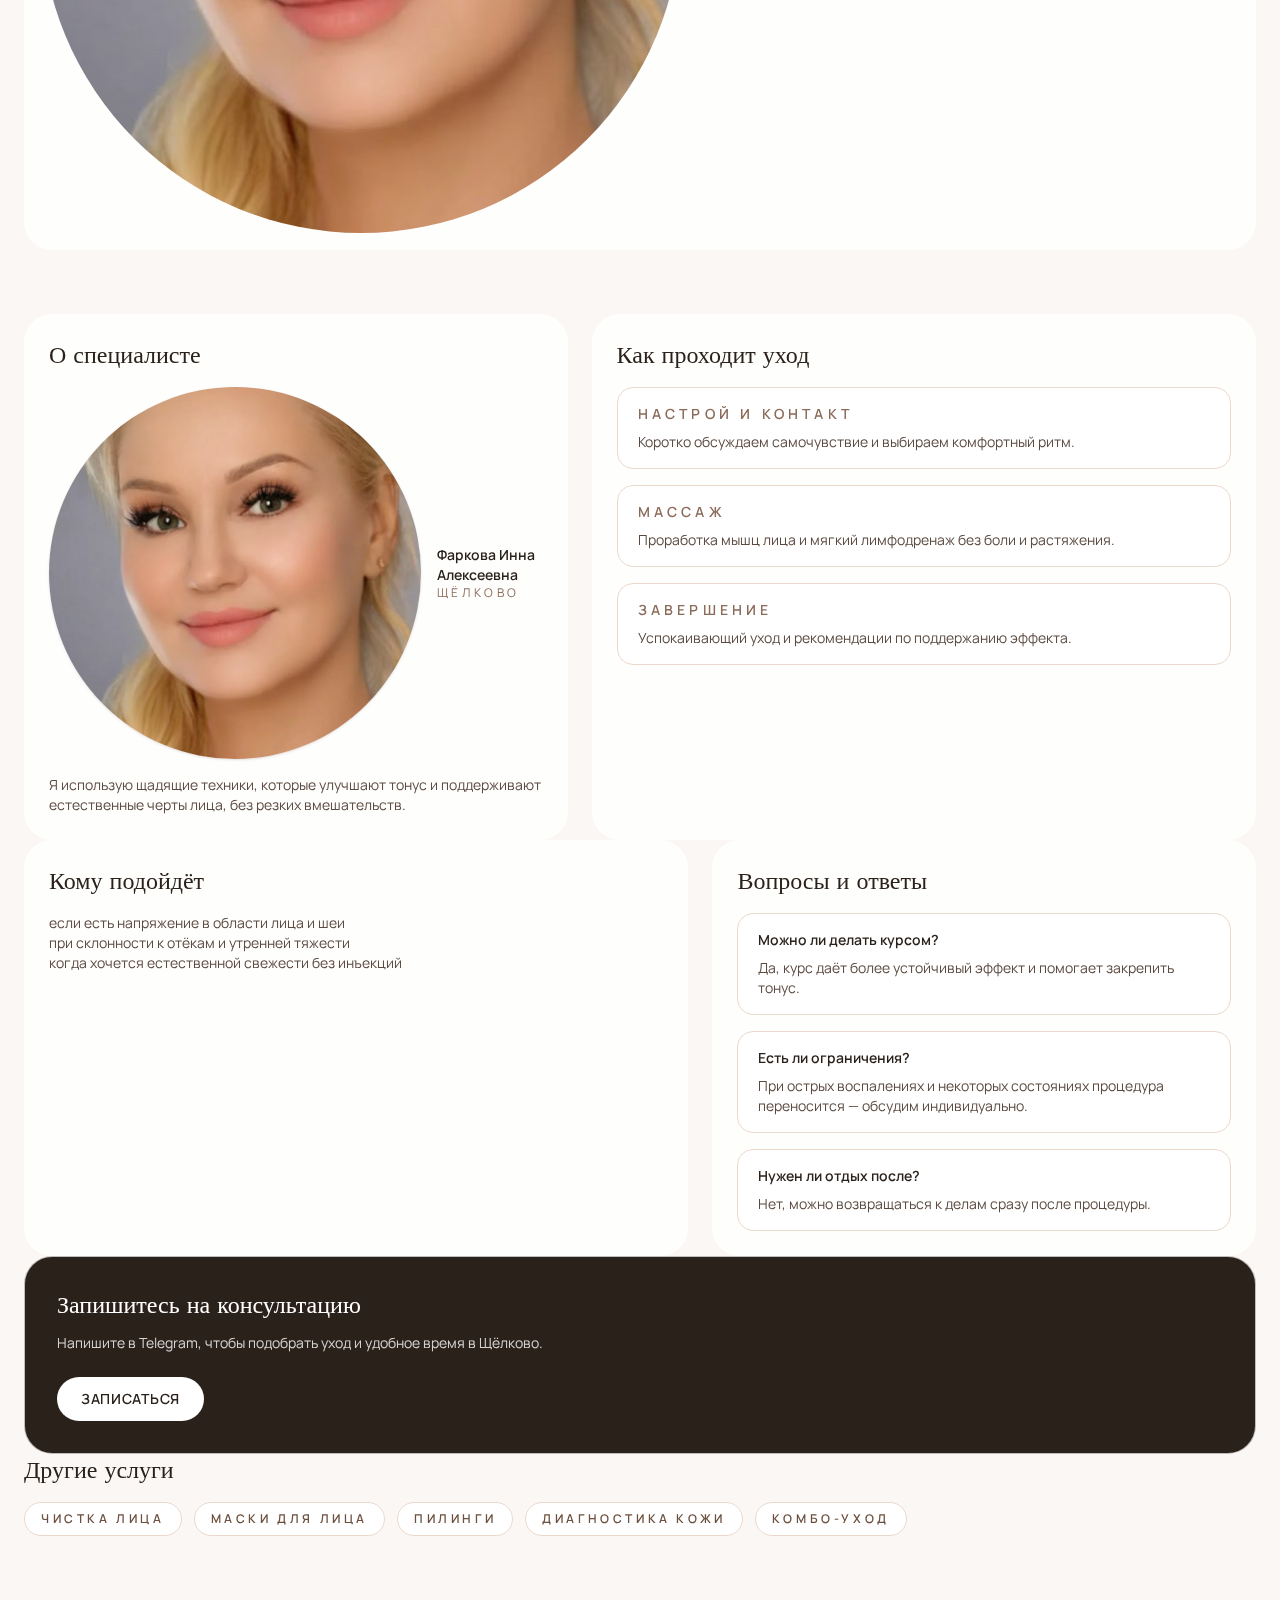
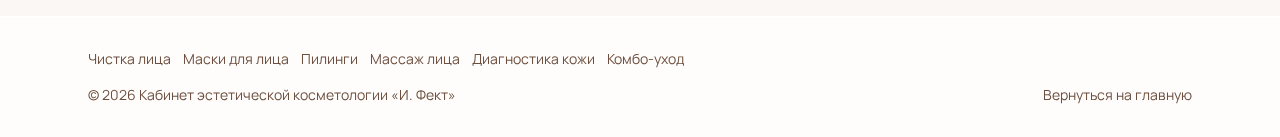
<file: massazh-lica-shchelkovo.html>
<!doctype html>
<html lang="ru">
<head>
  <meta charset="UTF-8">
  <meta name="viewport" content="width=device-width, initial-scale=1.0">
  <title>Массаж лица в Щёлково — эстетическая косметология, МО, лимфодренаж</title>
  <meta name="description" content="Массаж лица в Щёлково, Московская область: расслабление, лимфодренаж и тонус кожи. Бережная техника, комфортная атмосфера, запись в Telegram.">
  <link rel="preconnect" href="https://fonts.googleapis.com">
  <link rel="preconnect" href="https://fonts.gstatic.com" crossorigin>
  <link href="https://fonts.googleapis.com/css2?family=Manrope:wght@300;400;500;600;700&family=Marcellus&display=swap" rel="stylesheet">
  <link href="./output.css" rel="stylesheet">
<style>
    :root {
      --accent: #c48a6a;
      --accent-dark: #8b5c44;
      --cream: #f7efe9;
      --ink: #1f1b17;
    }
    html { scroll-behavior: smooth; }
    body {
      font-family: 'Manrope', system-ui, -apple-system, sans-serif;
      color: var(--ink);
    }
    .font-display { font-family: 'Marcellus', serif; }
  </style>
</head>
<body class="bg-[#fbf7f4] text-[#231f1c]">
<div class="fixed inset-0 -z-10">
    <div class="absolute inset-0 bg-[radial-gradient(circle_at_top,_rgba(196,138,106,0.25),transparent_55%),radial-gradient(circle_at_20%_80%,_rgba(143,175,160,0.25),transparent_50%),linear-gradient(120deg,_#fff9f6_0%,_#f7efe9_60%,_#ffffff_100%)]"></div>
    <div class="absolute -top-24 -right-24 h-72 w-72 rounded-full bg-[rgba(196,138,106,0.18)] blur-3xl"></div>
    <div class="absolute bottom-0 left-0 h-80 w-80 rounded-full bg-[rgba(140,170,160,0.2)] blur-3xl"></div>
  </div>
  <header class="sticky top-0 z-30 border-b border-white/70 bg-white/70 backdrop-blur">
    <div class="mx-auto flex max-w-6xl items-center justify-between px-6 py-4">
      <a href="./index.html" class="font-display text-2xl tracking-wide text-[#2a211b]">И. Фект</a>
      <nav class="hidden items-center gap-6 text-sm font-medium text-[#5b4a40] lg:flex">
        <a href="./index.html" class="transition hover:text-[#2a211b]">Главная</a>
        <a href="./index.html#services" class="transition hover:text-[#2a211b]">Услуги</a>
        <a href="./index.html#contacts" class="transition hover:text-[#2a211b]">Контакты</a>
      </nav>
      <a href="https://t.me/Innalekss" class="rounded-full bg-[#c48a6a] px-4 py-2 text-sm font-semibold text-white transition hover:bg-[#a56e52]">Записаться</a>
    </div>
  </header>

  <main>
    <section class="py-16">
      <div class="mx-auto max-w-5xl px-6">
        <div class="grid items-center gap-8 lg:grid-cols-[1.05fr_0.95fr]">
          <div>
            <p class="text-sm uppercase tracking-[0.3em] text-[#8b6b5a]">Массаж лица</p>
            <h1 class="font-display mt-3 text-4xl text-[#2a211b] sm:text-5xl">Массаж лица для тонуса и расслабления</h1>
            <p class="mt-5 text-lg text-[#5b4a40]">Массаж лица помогает снять напряжение, улучшить микроциркуляцию и сделать овал более чётким. В Щёлково, Московская область, я работаю мягко и внимательно, чтобы вы чувствовали расслабление уже во время процедуры.</p>
            <div class="mt-6 flex flex-wrap gap-3 text-xs uppercase tracking-[0.3em] text-[#8b6b5a]">
              <span class="rounded-full bg-[#f2e6de] px-3 py-1">Щёлково</span>
              <span class="rounded-full bg-[#f2e6de] px-3 py-1">Московская область</span>
              <span class="rounded-full bg-[#f2e6de] px-3 py-1">Индивидуальный подход</span>
            </div>
          </div>
          <div class="relative">
            <div class="absolute -top-6 -right-4 h-20 w-20 rounded-full bg-[rgba(196,138,106,0.25)] blur-2xl"></div>
            <div class="rounded-[28px] border border-white/70 bg-white/80 p-4 shadow-[0_35px_80px_-60px_rgba(0,0,0,0.3)]">
              <img src="./img/after.png" alt="Массаж лица — кабинет эстетической косметологии" class="h-64 w-full rounded-[22px] object-cover">
              <div class="mt-4 flex items-center gap-3">
                <div class="h-12 w-12 overflow-hidden rounded-full border-2 border-white">
                  <img src="./img/inna.jpg" alt="Инна Фаркова" class="h-full w-full object-cover">
                </div>
                <div>
                  <p class="text-sm font-semibold text-[#2a211b]">Инна Фаркова</p>
                  <p class="text-xs uppercase tracking-[0.3em] text-[#8b6b5a]">Косметолог-эстетист</p>
                </div>
              </div>
            </div>
          </div>
        </div>
      </div>
    </section>

    <section class="pb-16">
      <div class="mx-auto grid max-w-5xl gap-6 px-6 lg:grid-cols-[0.9fr_1.1fr]">
        <div class="rounded-[28px] border border-white/70 bg-white/80 p-6">
          <h2 class="font-display text-2xl text-[#2a211b]">О специалисте</h2>
          <div class="mt-4 flex items-center gap-4">
            <div class="h-14 w-14 overflow-hidden rounded-full border-2 border-white shadow-sm">
              <img src="./img/inna.jpg" alt="Инна Фаркова" class="h-full w-full object-cover">
            </div>
            <div>
              <p class="text-sm font-semibold text-[#2a211b]">Фаркова Инна Алексеевна</p>
              <p class="text-xs uppercase tracking-[0.3em] text-[#8b6b5a]">Щёлково</p>
            </div>
          </div>
          <p class="mt-4 text-sm text-[#5b4a40]">Я использую щадящие техники, которые улучшают тонус и поддерживают естественные черты лица, без резких вмешательств.</p>
        </div>
        <div class="rounded-[28px] border border-white/70 bg-white/80 p-6">
          <h2 class="font-display text-2xl text-[#2a211b]">Как проходит уход</h2>
          <div class="mt-4 space-y-4">
            <div class="rounded-2xl border border-[#ead8cd] bg-white px-5 py-4">
              <h3 class="text-sm font-semibold uppercase tracking-[0.3em] text-[#8b6b5a]">Настрой и контакт</h3>
              <p class="mt-2 text-sm text-[#5b4a40]">Коротко обсуждаем самочувствие и выбираем комфортный ритм.</p>
            </div>
            <div class="rounded-2xl border border-[#ead8cd] bg-white px-5 py-4">
              <h3 class="text-sm font-semibold uppercase tracking-[0.3em] text-[#8b6b5a]">Массаж</h3>
              <p class="mt-2 text-sm text-[#5b4a40]">Проработка мышц лица и мягкий лимфодренаж без боли и растяжения.</p>
            </div>
            <div class="rounded-2xl border border-[#ead8cd] bg-white px-5 py-4">
              <h3 class="text-sm font-semibold uppercase tracking-[0.3em] text-[#8b6b5a]">Завершение</h3>
              <p class="mt-2 text-sm text-[#5b4a40]">Успокаивающий уход и рекомендации по поддержанию эффекта.</p>
            </div>
          </div>
        </div>
      </div>
    </section>

    <section class="pb-16">
      <div class="mx-auto grid max-w-5xl gap-6 px-6 lg:grid-cols-[1.1fr_0.9fr]">
        <div class="rounded-[28px] border border-white/70 bg-white/80 p-6">
          <h2 class="font-display text-2xl text-[#2a211b]">Кому подойдёт</h2>
          <ul class="mt-4 list-disc space-y-2 pl-5 text-sm text-[#5b4a40]">
              <li>если есть напряжение в области лица и шеи</li>
              <li>при склонности к отёкам и утренней тяжести</li>
              <li>когда хочется естественной свежести без инъекций</li>
          </ul>
        </div>
        <div class="rounded-[28px] border border-white/70 bg-white/80 p-6">
          <h2 class="font-display text-2xl text-[#2a211b]">Вопросы и ответы</h2>
          <div class="mt-4 space-y-4">
            <div class="rounded-2xl border border-[#ead8cd] bg-white px-5 py-4">
              <h3 class="text-sm font-semibold text-[#2a211b]">Можно ли делать курсом?</h3>
              <p class="mt-2 text-sm text-[#5b4a40]">Да, курс даёт более устойчивый эффект и помогает закрепить тонус.</p>
            </div>
            <div class="rounded-2xl border border-[#ead8cd] bg-white px-5 py-4">
              <h3 class="text-sm font-semibold text-[#2a211b]">Есть ли ограничения?</h3>
              <p class="mt-2 text-sm text-[#5b4a40]">При острых воспалениях и некоторых состояниях процедура переносится — обсудим индивидуально.</p>
            </div>
            <div class="rounded-2xl border border-[#ead8cd] bg-white px-5 py-4">
              <h3 class="text-sm font-semibold text-[#2a211b]">Нужен ли отдых после?</h3>
              <p class="mt-2 text-sm text-[#5b4a40]">Нет, можно возвращаться к делам сразу после процедуры.</p>
            </div>
          </div>
        </div>
      </div>
    </section>

    <section class="pb-16">
      <div class="mx-auto max-w-5xl px-6">
        <div class="rounded-[28px] border border-white/70 bg-[#2a211b] p-8 text-white">
          <h2 class="font-display text-2xl">Запишитесь на консультацию</h2>
          <p class="mt-3 text-sm text-white/80">Напишите в Telegram, чтобы подобрать уход и удобное время в Щёлково.</p>
          <a href="https://t.me/Innalekss" class="mt-6 inline-flex items-center justify-center rounded-full bg-white px-6 py-3 text-sm font-semibold uppercase tracking-wider text-[#2a211b]">Записаться</a>
        </div>
      </div>
    </section>

    <section class="pb-20">
      <div class="mx-auto max-w-5xl px-6">
        <h2 class="font-display text-2xl text-[#2a211b]">Другие услуги</h2>
        <div class="mt-4 flex flex-wrap gap-3">
                <a href="./chistka-lica-shchelkovo.html" class="rounded-full border border-[#ead8cd] bg-white px-4 py-2 text-xs font-semibold uppercase tracking-[0.3em] text-[#6c4f3e] transition hover:border-[#c48a6a]">Чистка лица</a>
                <a href="./maski-dlya-lica-shchelkovo.html" class="rounded-full border border-[#ead8cd] bg-white px-4 py-2 text-xs font-semibold uppercase tracking-[0.3em] text-[#6c4f3e] transition hover:border-[#c48a6a]">Маски для лица</a>
                <a href="./pilingi-shchelkovo.html" class="rounded-full border border-[#ead8cd] bg-white px-4 py-2 text-xs font-semibold uppercase tracking-[0.3em] text-[#6c4f3e] transition hover:border-[#c48a6a]">Пилинги</a>
                <a href="./diagnostika-kozhi-shchelkovo.html" class="rounded-full border border-[#ead8cd] bg-white px-4 py-2 text-xs font-semibold uppercase tracking-[0.3em] text-[#6c4f3e] transition hover:border-[#c48a6a]">Диагностика кожи</a>
                <a href="./kombo-uhod-shchelkovo.html" class="rounded-full border border-[#ead8cd] bg-white px-4 py-2 text-xs font-semibold uppercase tracking-[0.3em] text-[#6c4f3e] transition hover:border-[#c48a6a]">Комбо-уход</a>
        </div>
      </div>
    </section>
  </main>

  <footer class="border-t border-white/70 bg-white/70">
    <div class="mx-auto flex max-w-6xl flex-col gap-4 px-6 py-8 text-sm text-[#6c4f3e]">
      <div class="flex flex-wrap items-center gap-3">
          <a href="./chistka-lica-shchelkovo.html" class="hover:text-[#2a211b]">Чистка лица</a>
          <a href="./maski-dlya-lica-shchelkovo.html" class="hover:text-[#2a211b]">Маски для лица</a>
          <a href="./pilingi-shchelkovo.html" class="hover:text-[#2a211b]">Пилинги</a>
          <a href="./massazh-lica-shchelkovo.html" class="hover:text-[#2a211b]">Массаж лица</a>
          <a href="./diagnostika-kozhi-shchelkovo.html" class="hover:text-[#2a211b]">Диагностика кожи</a>
          <a href="./kombo-uhod-shchelkovo.html" class="hover:text-[#2a211b]">Комбо-уход</a>
      </div>
      <div class="flex flex-col gap-2 sm:flex-row sm:items-center sm:justify-between">
        <span>© 2026 Кабинет эстетической косметологии «И. Фект»</span>
        <a href="./index.html" class="hover:text-[#2a211b]">Вернуться на главную</a>
      </div>
    </div>
  </footer>
</body>
</html>
</file>
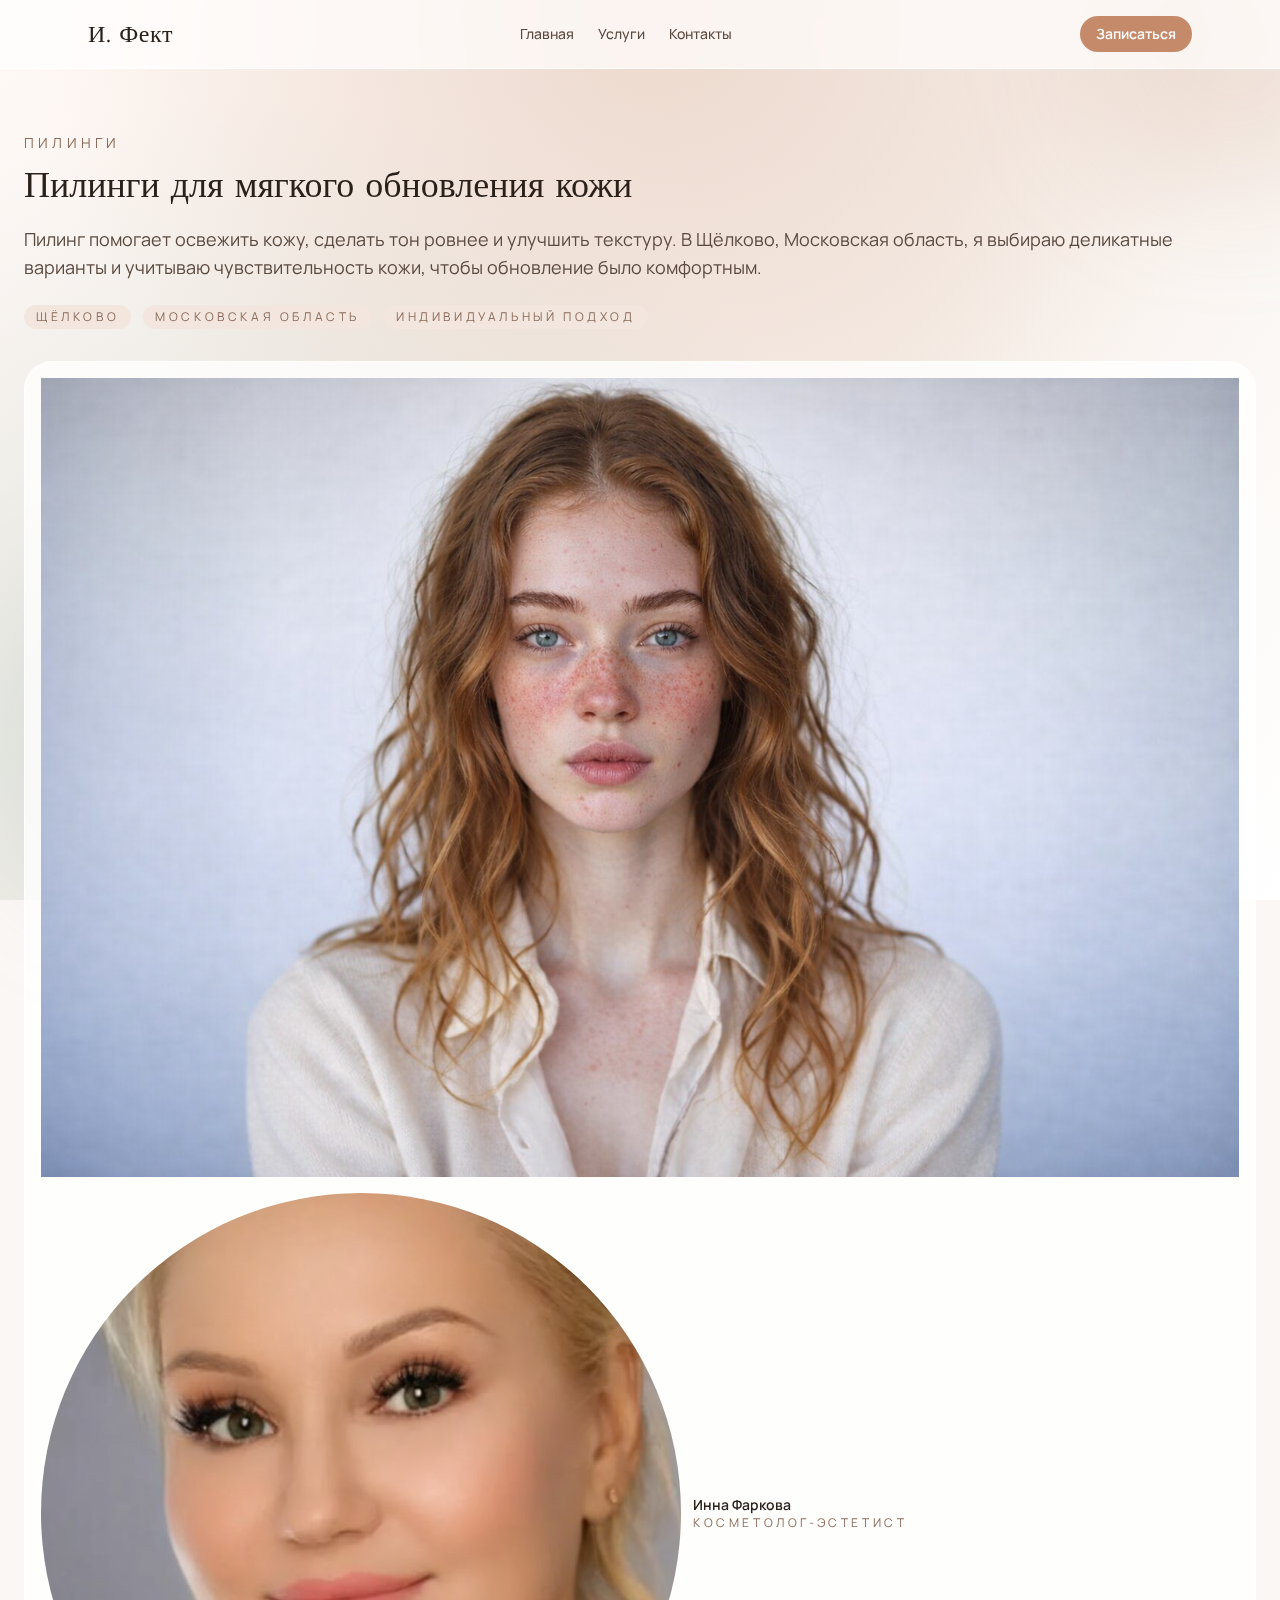
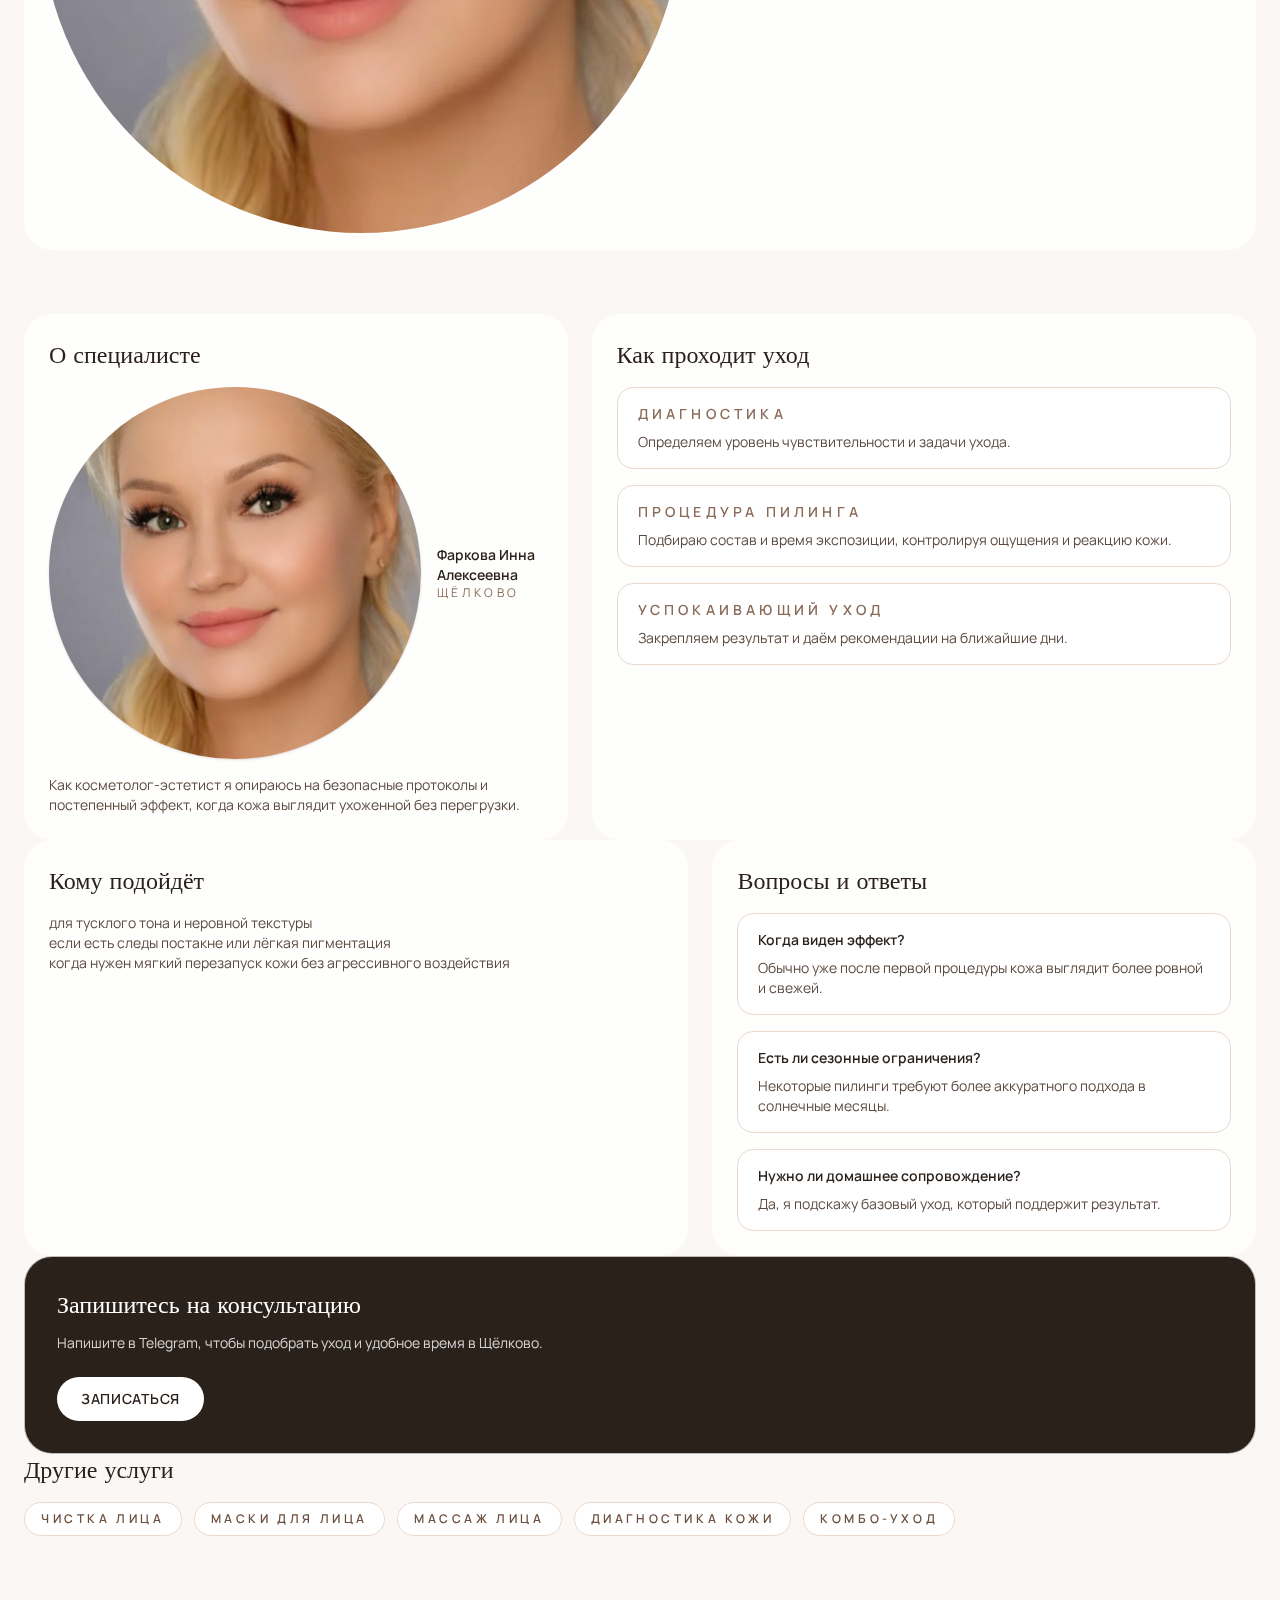
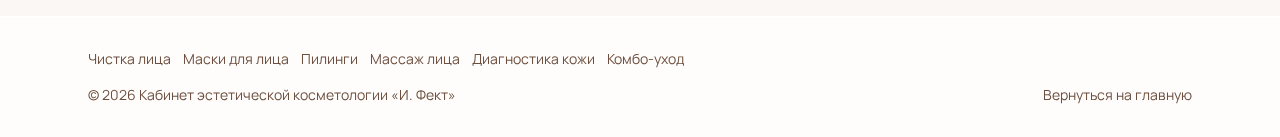
<file: pilingi-shchelkovo.html>
<!doctype html>
<html lang="ru">
<head>
  <meta charset="UTF-8">
  <meta name="viewport" content="width=device-width, initial-scale=1.0">
  <title>Пилинги в Щёлково, Московская область — косметолог эстетист, бережно</title>
  <meta name="description" content="Пилинги в Щёлково, Московская область: мягкое обновление кожи, выравнивание тона и текстуры. Индивидуальный подбор и спокойный ритм ухода.">
  <link rel="preconnect" href="https://fonts.googleapis.com">
  <link rel="preconnect" href="https://fonts.gstatic.com" crossorigin>
  <link href="https://fonts.googleapis.com/css2?family=Manrope:wght@300;400;500;600;700&family=Marcellus&display=swap" rel="stylesheet">
  <link href="./output.css" rel="stylesheet">
<style>
    :root {
      --accent: #c48a6a;
      --accent-dark: #8b5c44;
      --cream: #f7efe9;
      --ink: #1f1b17;
    }
    html { scroll-behavior: smooth; }
    body {
      font-family: 'Manrope', system-ui, -apple-system, sans-serif;
      color: var(--ink);
    }
    .font-display { font-family: 'Marcellus', serif; }
  </style>
</head>
<body class="bg-[#fbf7f4] text-[#231f1c]">
<div class="fixed inset-0 -z-10">
    <div class="absolute inset-0 bg-[radial-gradient(circle_at_top,_rgba(196,138,106,0.25),transparent_55%),radial-gradient(circle_at_20%_80%,_rgba(143,175,160,0.25),transparent_50%),linear-gradient(120deg,_#fff9f6_0%,_#f7efe9_60%,_#ffffff_100%)]"></div>
    <div class="absolute -top-24 -right-24 h-72 w-72 rounded-full bg-[rgba(196,138,106,0.18)] blur-3xl"></div>
    <div class="absolute bottom-0 left-0 h-80 w-80 rounded-full bg-[rgba(140,170,160,0.2)] blur-3xl"></div>
  </div>
  <header class="sticky top-0 z-30 border-b border-white/70 bg-white/70 backdrop-blur">
    <div class="mx-auto flex max-w-6xl items-center justify-between px-6 py-4">
      <a href="./index.html" class="font-display text-2xl tracking-wide text-[#2a211b]">И. Фект</a>
      <nav class="hidden items-center gap-6 text-sm font-medium text-[#5b4a40] lg:flex">
        <a href="./index.html" class="transition hover:text-[#2a211b]">Главная</a>
        <a href="./index.html#services" class="transition hover:text-[#2a211b]">Услуги</a>
        <a href="./index.html#contacts" class="transition hover:text-[#2a211b]">Контакты</a>
      </nav>
      <a href="https://t.me/Innalekss" class="rounded-full bg-[#c48a6a] px-4 py-2 text-sm font-semibold text-white transition hover:bg-[#a56e52]">Записаться</a>
    </div>
  </header>

  <main>
    <section class="py-16">
      <div class="mx-auto max-w-5xl px-6">
        <div class="grid items-center gap-8 lg:grid-cols-[1.05fr_0.95fr]">
          <div>
            <p class="text-sm uppercase tracking-[0.3em] text-[#8b6b5a]">Пилинги</p>
            <h1 class="font-display mt-3 text-4xl text-[#2a211b] sm:text-5xl">Пилинги для мягкого обновления кожи</h1>
            <p class="mt-5 text-lg text-[#5b4a40]">Пилинг помогает освежить кожу, сделать тон ровнее и улучшить текстуру. В Щёлково, Московская область, я выбираю деликатные варианты и учитываю чувствительность кожи, чтобы обновление было комфортным.</p>
            <div class="mt-6 flex flex-wrap gap-3 text-xs uppercase tracking-[0.3em] text-[#8b6b5a]">
              <span class="rounded-full bg-[#f2e6de] px-3 py-1">Щёлково</span>
              <span class="rounded-full bg-[#f2e6de] px-3 py-1">Московская область</span>
              <span class="rounded-full bg-[#f2e6de] px-3 py-1">Индивидуальный подход</span>
            </div>
          </div>
          <div class="relative">
            <div class="absolute -top-6 -right-4 h-20 w-20 rounded-full bg-[rgba(196,138,106,0.25)] blur-2xl"></div>
            <div class="rounded-[28px] border border-white/70 bg-white/80 p-4 shadow-[0_35px_80px_-60px_rgba(0,0,0,0.3)]">
              <img src="./img/before.png" alt="Пилинги — кабинет эстетической косметологии" class="h-64 w-full rounded-[22px] object-cover">
              <div class="mt-4 flex items-center gap-3">
                <div class="h-12 w-12 overflow-hidden rounded-full border-2 border-white">
                  <img src="./img/inna.jpg" alt="Инна Фаркова" class="h-full w-full object-cover">
                </div>
                <div>
                  <p class="text-sm font-semibold text-[#2a211b]">Инна Фаркова</p>
                  <p class="text-xs uppercase tracking-[0.3em] text-[#8b6b5a]">Косметолог-эстетист</p>
                </div>
              </div>
            </div>
          </div>
        </div>
      </div>
    </section>

    <section class="pb-16">
      <div class="mx-auto grid max-w-5xl gap-6 px-6 lg:grid-cols-[0.9fr_1.1fr]">
        <div class="rounded-[28px] border border-white/70 bg-white/80 p-6">
          <h2 class="font-display text-2xl text-[#2a211b]">О специалисте</h2>
          <div class="mt-4 flex items-center gap-4">
            <div class="h-14 w-14 overflow-hidden rounded-full border-2 border-white shadow-sm">
              <img src="./img/inna.jpg" alt="Инна Фаркова" class="h-full w-full object-cover">
            </div>
            <div>
              <p class="text-sm font-semibold text-[#2a211b]">Фаркова Инна Алексеевна</p>
              <p class="text-xs uppercase tracking-[0.3em] text-[#8b6b5a]">Щёлково</p>
            </div>
          </div>
          <p class="mt-4 text-sm text-[#5b4a40]">Как косметолог-эстетист я опираюсь на безопасные протоколы и постепенный эффект, когда кожа выглядит ухоженной без перегрузки.</p>
        </div>
        <div class="rounded-[28px] border border-white/70 bg-white/80 p-6">
          <h2 class="font-display text-2xl text-[#2a211b]">Как проходит уход</h2>
          <div class="mt-4 space-y-4">
            <div class="rounded-2xl border border-[#ead8cd] bg-white px-5 py-4">
              <h3 class="text-sm font-semibold uppercase tracking-[0.3em] text-[#8b6b5a]">Диагностика</h3>
              <p class="mt-2 text-sm text-[#5b4a40]">Определяем уровень чувствительности и задачи ухода.</p>
            </div>
            <div class="rounded-2xl border border-[#ead8cd] bg-white px-5 py-4">
              <h3 class="text-sm font-semibold uppercase tracking-[0.3em] text-[#8b6b5a]">Процедура пилинга</h3>
              <p class="mt-2 text-sm text-[#5b4a40]">Подбираю состав и время экспозиции, контролируя ощущения и реакцию кожи.</p>
            </div>
            <div class="rounded-2xl border border-[#ead8cd] bg-white px-5 py-4">
              <h3 class="text-sm font-semibold uppercase tracking-[0.3em] text-[#8b6b5a]">Успокаивающий уход</h3>
              <p class="mt-2 text-sm text-[#5b4a40]">Закрепляем результат и даём рекомендации на ближайшие дни.</p>
            </div>
          </div>
        </div>
      </div>
    </section>

    <section class="pb-16">
      <div class="mx-auto grid max-w-5xl gap-6 px-6 lg:grid-cols-[1.1fr_0.9fr]">
        <div class="rounded-[28px] border border-white/70 bg-white/80 p-6">
          <h2 class="font-display text-2xl text-[#2a211b]">Кому подойдёт</h2>
          <ul class="mt-4 list-disc space-y-2 pl-5 text-sm text-[#5b4a40]">
              <li>для тусклого тона и неровной текстуры</li>
              <li>если есть следы постакне или лёгкая пигментация</li>
              <li>когда нужен мягкий перезапуск кожи без агрессивного воздействия</li>
          </ul>
        </div>
        <div class="rounded-[28px] border border-white/70 bg-white/80 p-6">
          <h2 class="font-display text-2xl text-[#2a211b]">Вопросы и ответы</h2>
          <div class="mt-4 space-y-4">
            <div class="rounded-2xl border border-[#ead8cd] bg-white px-5 py-4">
              <h3 class="text-sm font-semibold text-[#2a211b]">Когда виден эффект?</h3>
              <p class="mt-2 text-sm text-[#5b4a40]">Обычно уже после первой процедуры кожа выглядит более ровной и свежей.</p>
            </div>
            <div class="rounded-2xl border border-[#ead8cd] bg-white px-5 py-4">
              <h3 class="text-sm font-semibold text-[#2a211b]">Есть ли сезонные ограничения?</h3>
              <p class="mt-2 text-sm text-[#5b4a40]">Некоторые пилинги требуют более аккуратного подхода в солнечные месяцы.</p>
            </div>
            <div class="rounded-2xl border border-[#ead8cd] bg-white px-5 py-4">
              <h3 class="text-sm font-semibold text-[#2a211b]">Нужно ли домашнее сопровождение?</h3>
              <p class="mt-2 text-sm text-[#5b4a40]">Да, я подскажу базовый уход, который поддержит результат.</p>
            </div>
          </div>
        </div>
      </div>
    </section>

    <section class="pb-16">
      <div class="mx-auto max-w-5xl px-6">
        <div class="rounded-[28px] border border-white/70 bg-[#2a211b] p-8 text-white">
          <h2 class="font-display text-2xl">Запишитесь на консультацию</h2>
          <p class="mt-3 text-sm text-white/80">Напишите в Telegram, чтобы подобрать уход и удобное время в Щёлково.</p>
          <a href="https://t.me/Innalekss" class="mt-6 inline-flex items-center justify-center rounded-full bg-white px-6 py-3 text-sm font-semibold uppercase tracking-wider text-[#2a211b]">Записаться</a>
        </div>
      </div>
    </section>

    <section class="pb-20">
      <div class="mx-auto max-w-5xl px-6">
        <h2 class="font-display text-2xl text-[#2a211b]">Другие услуги</h2>
        <div class="mt-4 flex flex-wrap gap-3">
                <a href="./chistka-lica-shchelkovo.html" class="rounded-full border border-[#ead8cd] bg-white px-4 py-2 text-xs font-semibold uppercase tracking-[0.3em] text-[#6c4f3e] transition hover:border-[#c48a6a]">Чистка лица</a>
                <a href="./maski-dlya-lica-shchelkovo.html" class="rounded-full border border-[#ead8cd] bg-white px-4 py-2 text-xs font-semibold uppercase tracking-[0.3em] text-[#6c4f3e] transition hover:border-[#c48a6a]">Маски для лица</a>
                <a href="./massazh-lica-shchelkovo.html" class="rounded-full border border-[#ead8cd] bg-white px-4 py-2 text-xs font-semibold uppercase tracking-[0.3em] text-[#6c4f3e] transition hover:border-[#c48a6a]">Массаж лица</a>
                <a href="./diagnostika-kozhi-shchelkovo.html" class="rounded-full border border-[#ead8cd] bg-white px-4 py-2 text-xs font-semibold uppercase tracking-[0.3em] text-[#6c4f3e] transition hover:border-[#c48a6a]">Диагностика кожи</a>
                <a href="./kombo-uhod-shchelkovo.html" class="rounded-full border border-[#ead8cd] bg-white px-4 py-2 text-xs font-semibold uppercase tracking-[0.3em] text-[#6c4f3e] transition hover:border-[#c48a6a]">Комбо-уход</a>
        </div>
      </div>
    </section>
  </main>

  <footer class="border-t border-white/70 bg-white/70">
    <div class="mx-auto flex max-w-6xl flex-col gap-4 px-6 py-8 text-sm text-[#6c4f3e]">
      <div class="flex flex-wrap items-center gap-3">
          <a href="./chistka-lica-shchelkovo.html" class="hover:text-[#2a211b]">Чистка лица</a>
          <a href="./maski-dlya-lica-shchelkovo.html" class="hover:text-[#2a211b]">Маски для лица</a>
          <a href="./pilingi-shchelkovo.html" class="hover:text-[#2a211b]">Пилинги</a>
          <a href="./massazh-lica-shchelkovo.html" class="hover:text-[#2a211b]">Массаж лица</a>
          <a href="./diagnostika-kozhi-shchelkovo.html" class="hover:text-[#2a211b]">Диагностика кожи</a>
          <a href="./kombo-uhod-shchelkovo.html" class="hover:text-[#2a211b]">Комбо-уход</a>
      </div>
      <div class="flex flex-col gap-2 sm:flex-row sm:items-center sm:justify-between">
        <span>© 2026 Кабинет эстетической косметологии «И. Фект»</span>
        <a href="./index.html" class="hover:text-[#2a211b]">Вернуться на главную</a>
      </div>
    </div>
  </footer>
</body>
</html>
</file>
<file: output.css>
/*! tailwindcss v4.1.18 | MIT License | https://tailwindcss.com */
@layer properties;
@layer theme, base, components, utilities;
@layer theme {
  :root, :host {
    --font-sans: ui-sans-serif, system-ui, sans-serif, "Apple Color Emoji",
      "Segoe UI Emoji", "Segoe UI Symbol", "Noto Color Emoji";
    --font-mono: ui-monospace, SFMono-Regular, Menlo, Monaco, Consolas, "Liberation Mono",
      "Courier New", monospace;
    --color-white: #fff;
    --spacing: 0.25rem;
    --container-6xl: 72rem;
    --text-xs: 0.75rem;
    --text-xs--line-height: calc(1 / 0.75);
    --text-sm: 0.875rem;
    --text-sm--line-height: calc(1.25 / 0.875);
    --text-lg: 1.125rem;
    --text-lg--line-height: calc(1.75 / 1.125);
    --text-xl: 1.25rem;
    --text-xl--line-height: calc(1.75 / 1.25);
    --text-2xl: 1.5rem;
    --text-2xl--line-height: calc(2 / 1.5);
    --text-3xl: 1.875rem;
    --text-3xl--line-height: calc(2.25 / 1.875);
    --text-4xl: 2.25rem;
    --text-4xl--line-height: calc(2.5 / 2.25);
    --text-5xl: 3rem;
    --text-5xl--line-height: 1;
    --text-6xl: 3.75rem;
    --text-6xl--line-height: 1;
    --font-weight-medium: 500;
    --font-weight-semibold: 600;
    --tracking-wide: 0.025em;
    --tracking-wider: 0.05em;
    --leading-tight: 1.25;
    --radius-2xl: 1rem;
    --radius-3xl: 1.5rem;
    --blur-3xl: 64px;
    --default-transition-duration: 150ms;
    --default-transition-timing-function: cubic-bezier(0.4, 0, 0.2, 1);
    --default-font-family: var(--font-sans);
    --default-mono-font-family: var(--font-mono);
  }
}
@layer base {
  *, ::after, ::before, ::backdrop, ::file-selector-button {
    box-sizing: border-box;
    margin: 0;
    padding: 0;
    border: 0 solid;
  }
  html, :host {
    line-height: 1.5;
    -webkit-text-size-adjust: 100%;
    tab-size: 4;
    font-family: var(--default-font-family, ui-sans-serif, system-ui, sans-serif, "Apple Color Emoji", "Segoe UI Emoji", "Segoe UI Symbol", "Noto Color Emoji");
    font-feature-settings: var(--default-font-feature-settings, normal);
    font-variation-settings: var(--default-font-variation-settings, normal);
    -webkit-tap-highlight-color: transparent;
  }
  hr {
    height: 0;
    color: inherit;
    border-top-width: 1px;
  }
  abbr:where([title]) {
    -webkit-text-decoration: underline dotted;
    text-decoration: underline dotted;
  }
  h1, h2, h3, h4, h5, h6 {
    font-size: inherit;
    font-weight: inherit;
  }
  a {
    color: inherit;
    -webkit-text-decoration: inherit;
    text-decoration: inherit;
  }
  b, strong {
    font-weight: bolder;
  }
  code, kbd, samp, pre {
    font-family: var(--default-mono-font-family, ui-monospace, SFMono-Regular, Menlo, Monaco, Consolas, "Liberation Mono", "Courier New", monospace);
    font-feature-settings: var(--default-mono-font-feature-settings, normal);
    font-variation-settings: var(--default-mono-font-variation-settings, normal);
    font-size: 1em;
  }
  small {
    font-size: 80%;
  }
  sub, sup {
    font-size: 75%;
    line-height: 0;
    position: relative;
    vertical-align: baseline;
  }
  sub {
    bottom: -0.25em;
  }
  sup {
    top: -0.5em;
  }
  table {
    text-indent: 0;
    border-color: inherit;
    border-collapse: collapse;
  }
  :-moz-focusring {
    outline: auto;
  }
  progress {
    vertical-align: baseline;
  }
  summary {
    display: list-item;
  }
  ol, ul, menu {
    list-style: none;
  }
  img, svg, video, canvas, audio, iframe, embed, object {
    display: block;
    vertical-align: middle;
  }
  img, video {
    max-width: 100%;
    height: auto;
  }
  button, input, select, optgroup, textarea, ::file-selector-button {
    font: inherit;
    font-feature-settings: inherit;
    font-variation-settings: inherit;
    letter-spacing: inherit;
    color: inherit;
    border-radius: 0;
    background-color: transparent;
    opacity: 1;
  }
  :where(select:is([multiple], [size])) optgroup {
    font-weight: bolder;
  }
  :where(select:is([multiple], [size])) optgroup option {
    padding-inline-start: 20px;
  }
  ::file-selector-button {
    margin-inline-end: 4px;
  }
  ::placeholder {
    opacity: 1;
  }
  @supports (not (-webkit-appearance: -apple-pay-button))  or (contain-intrinsic-size: 1px) {
    ::placeholder {
      color: currentcolor;
      @supports (color: color-mix(in lab, red, red)) {
        color: color-mix(in oklab, currentcolor 50%, transparent);
      }
    }
  }
  textarea {
    resize: vertical;
  }
  ::-webkit-search-decoration {
    -webkit-appearance: none;
  }
  ::-webkit-date-and-time-value {
    min-height: 1lh;
    text-align: inherit;
  }
  ::-webkit-datetime-edit {
    display: inline-flex;
  }
  ::-webkit-datetime-edit-fields-wrapper {
    padding: 0;
  }
  ::-webkit-datetime-edit, ::-webkit-datetime-edit-year-field, ::-webkit-datetime-edit-month-field, ::-webkit-datetime-edit-day-field, ::-webkit-datetime-edit-hour-field, ::-webkit-datetime-edit-minute-field, ::-webkit-datetime-edit-second-field, ::-webkit-datetime-edit-millisecond-field, ::-webkit-datetime-edit-meridiem-field {
    padding-block: 0;
  }
  ::-webkit-calendar-picker-indicator {
    line-height: 1;
  }
  :-moz-ui-invalid {
    box-shadow: none;
  }
  button, input:where([type="button"], [type="reset"], [type="submit"]), ::file-selector-button {
    appearance: button;
  }
  ::-webkit-inner-spin-button, ::-webkit-outer-spin-button {
    height: auto;
  }
  [hidden]:where(:not([hidden="until-found"])) {
    display: none !important;
  }
}
@layer utilities {
  .absolute {
    position: absolute;
  }
  .fixed {
    position: fixed;
  }
  .relative {
    position: relative;
  }
  .sticky {
    position: sticky;
  }
  .inset-0 {
    inset: calc(var(--spacing) * 0);
  }
  .-top-6 {
    top: calc(var(--spacing) * -6);
  }
  .-top-24 {
    top: calc(var(--spacing) * -24);
  }
  .top-0 {
    top: calc(var(--spacing) * 0);
  }
  .-right-24 {
    right: calc(var(--spacing) * -24);
  }
  .right-6 {
    right: calc(var(--spacing) * 6);
  }
  .-bottom-10 {
    bottom: calc(var(--spacing) * -10);
  }
  .bottom-0 {
    bottom: calc(var(--spacing) * 0);
  }
  .left-0 {
    left: calc(var(--spacing) * 0);
  }
  .-z-10 {
    z-index: calc(10 * -1);
  }
  .z-30 {
    z-index: 30;
  }
  .z-40 {
    z-index: 40;
  }
  .mx-auto {
    margin-inline: auto;
  }
  .mt-1 {
    margin-top: calc(var(--spacing) * 1);
  }
  .mt-2 {
    margin-top: calc(var(--spacing) * 2);
  }
  .mt-3 {
    margin-top: calc(var(--spacing) * 3);
  }
  .mt-4 {
    margin-top: calc(var(--spacing) * 4);
  }
  .mt-5 {
    margin-top: calc(var(--spacing) * 5);
  }
  .mt-6 {
    margin-top: calc(var(--spacing) * 6);
  }
  .mt-10 {
    margin-top: calc(var(--spacing) * 10);
  }
  .mt-12 {
    margin-top: calc(var(--spacing) * 12);
  }
  .block {
    display: block;
  }
  .flex {
    display: flex;
  }
  .grid {
    display: grid;
  }
  .hidden {
    display: none;
  }
  .inline-block {
    display: inline-block;
  }
  .inline-flex {
    display: inline-flex;
  }
  .h-0\.5 {
    height: calc(var(--spacing) * 0.5);
  }
  .h-2 {
    height: calc(var(--spacing) * 2);
  }
  .h-10 {
    height: calc(var(--spacing) * 10);
  }
  .h-20 {
    height: calc(var(--spacing) * 20);
  }
  .h-24 {
    height: calc(var(--spacing) * 24);
  }
  .h-72 {
    height: calc(var(--spacing) * 72);
  }
  .h-80 {
    height: calc(var(--spacing) * 80);
  }
  .h-\[320px\] {
    height: 320px;
  }
  .w-2 {
    width: calc(var(--spacing) * 2);
  }
  .w-6 {
    width: calc(var(--spacing) * 6);
  }
  .w-10 {
    width: calc(var(--spacing) * 10);
  }
  .w-20 {
    width: calc(var(--spacing) * 20);
  }
  .w-24 {
    width: calc(var(--spacing) * 24);
  }
  .w-72 {
    width: calc(var(--spacing) * 72);
  }
  .w-80 {
    width: calc(var(--spacing) * 80);
  }
  .w-full {
    width: 100%;
  }
  .max-w-6xl {
    max-width: var(--container-6xl);
  }
  .transform {
    transform: var(--tw-rotate-x,) var(--tw-rotate-y,) var(--tw-rotate-z,) var(--tw-skew-x,) var(--tw-skew-y,);
  }
  .resize {
    resize: both;
  }
  .grid-cols-1 {
    grid-template-columns: repeat(1, minmax(0, 1fr));
  }
  .flex-col {
    flex-direction: column;
  }
  .flex-wrap {
    flex-wrap: wrap;
  }
  .items-center {
    align-items: center;
  }
  .items-start {
    align-items: flex-start;
  }
  .justify-between {
    justify-content: space-between;
  }
  .justify-center {
    justify-content: center;
  }
  .gap-2 {
    gap: calc(var(--spacing) * 2);
  }
  .gap-3 {
    gap: calc(var(--spacing) * 3);
  }
  .gap-4 {
    gap: calc(var(--spacing) * 4);
  }
  .gap-5 {
    gap: calc(var(--spacing) * 5);
  }
  .gap-6 {
    gap: calc(var(--spacing) * 6);
  }
  .gap-8 {
    gap: calc(var(--spacing) * 8);
  }
  .gap-10 {
    gap: calc(var(--spacing) * 10);
  }
  .space-y-4 {
    :where(& > :not(:last-child)) {
      --tw-space-y-reverse: 0;
      margin-block-start: calc(calc(var(--spacing) * 4) * var(--tw-space-y-reverse));
      margin-block-end: calc(calc(var(--spacing) * 4) * calc(1 - var(--tw-space-y-reverse)));
    }
  }
  .space-y-6 {
    :where(& > :not(:last-child)) {
      --tw-space-y-reverse: 0;
      margin-block-start: calc(calc(var(--spacing) * 6) * var(--tw-space-y-reverse));
      margin-block-end: calc(calc(var(--spacing) * 6) * calc(1 - var(--tw-space-y-reverse)));
    }
  }
  .overflow-hidden {
    overflow: hidden;
  }
  .rounded-2xl {
    border-radius: var(--radius-2xl);
  }
  .rounded-3xl {
    border-radius: var(--radius-3xl);
  }
  .rounded-\[24px\] {
    border-radius: 24px;
  }
  .rounded-\[28px\] {
    border-radius: 28px;
  }
  .rounded-\[32px\] {
    border-radius: 32px;
  }
  .rounded-full {
    border-radius: calc(infinity * 1px);
  }
  .border {
    border-style: var(--tw-border-style);
    border-width: 1px;
  }
  .border-t {
    border-top-style: var(--tw-border-style);
    border-top-width: 1px;
  }
  .border-b {
    border-bottom-style: var(--tw-border-style);
    border-bottom-width: 1px;
  }
  .border-\[\#2a211b\] {
    border-color: #2a211b;
  }
  .border-\[\#d8b8a6\] {
    border-color: #d8b8a6;
  }
  .border-\[\#ead8cd\] {
    border-color: #ead8cd;
  }
  .border-white\/70 {
    border-color: color-mix(in srgb, #fff 70%, transparent);
    @supports (color: color-mix(in lab, red, red)) {
      border-color: color-mix(in oklab, var(--color-white) 70%, transparent);
    }
  }
  .border-white\/80 {
    border-color: color-mix(in srgb, #fff 80%, transparent);
    @supports (color: color-mix(in lab, red, red)) {
      border-color: color-mix(in oklab, var(--color-white) 80%, transparent);
    }
  }
  .bg-\[\#2a211b\] {
    background-color: #2a211b;
  }
  .bg-\[\#6c4f3e\] {
    background-color: #6c4f3e;
  }
  .bg-\[\#b7c8be\] {
    background-color: #b7c8be;
  }
  .bg-\[\#c48a6a\] {
    background-color: #c48a6a;
  }
  .bg-\[\#f2e6de\] {
    background-color: #f2e6de;
  }
  .bg-\[\#f7efe9\] {
    background-color: #f7efe9;
  }
  .bg-\[\#f9f3ef\] {
    background-color: #f9f3ef;
  }
  .bg-\[\#fbf7f4\] {
    background-color: #fbf7f4;
  }
  .bg-\[rgba\(140\,170\,160\,0\.2\)\] {
    background-color: rgba(140,170,160,0.2);
  }
  .bg-\[rgba\(196\,138\,106\,0\.18\)\] {
    background-color: rgba(196,138,106,0.18);
  }
  .bg-white {
    background-color: var(--color-white);
  }
  .bg-white\/70 {
    background-color: color-mix(in srgb, #fff 70%, transparent);
    @supports (color: color-mix(in lab, red, red)) {
      background-color: color-mix(in oklab, var(--color-white) 70%, transparent);
    }
  }
  .bg-white\/80 {
    background-color: color-mix(in srgb, #fff 80%, transparent);
    @supports (color: color-mix(in lab, red, red)) {
      background-color: color-mix(in oklab, var(--color-white) 80%, transparent);
    }
  }
  .bg-white\/90 {
    background-color: color-mix(in srgb, #fff 90%, transparent);
    @supports (color: color-mix(in lab, red, red)) {
      background-color: color-mix(in oklab, var(--color-white) 90%, transparent);
    }
  }
  .bg-\[radial-gradient\(circle_at_top\,_rgba\(196\,138\,106\,0\.25\)\,transparent_55\%\)\,radial-gradient\(circle_at_20\%_80\%\,_rgba\(143\,175\,160\,0\.25\)\,transparent_50\%\)\,linear-gradient\(120deg\,_\#fff9f6_0\%\,_\#f7efe9_60\%\,_\#ffffff_100\%\)\] {
    background-image: radial-gradient(circle at top, rgba(196,138,106,0.25),transparent 55%),radial-gradient(circle at 20% 80%, rgba(143,175,160,0.25),transparent 50%),linear-gradient(120deg, #fff9f6 0%, #f7efe9 60%, #ffffff 100%);
  }
  .p-4 {
    padding: calc(var(--spacing) * 4);
  }
  .p-6 {
    padding: calc(var(--spacing) * 6);
  }
  .p-8 {
    padding: calc(var(--spacing) * 8);
  }
  .p-10 {
    padding: calc(var(--spacing) * 10);
  }
  .px-3 {
    padding-inline: calc(var(--spacing) * 3);
  }
  .px-4 {
    padding-inline: calc(var(--spacing) * 4);
  }
  .px-5 {
    padding-inline: calc(var(--spacing) * 5);
  }
  .px-6 {
    padding-inline: calc(var(--spacing) * 6);
  }
  .py-1 {
    padding-block: calc(var(--spacing) * 1);
  }
  .py-2 {
    padding-block: calc(var(--spacing) * 2);
  }
  .py-3 {
    padding-block: calc(var(--spacing) * 3);
  }
  .py-4 {
    padding-block: calc(var(--spacing) * 4);
  }
  .py-8 {
    padding-block: calc(var(--spacing) * 8);
  }
  .py-12 {
    padding-block: calc(var(--spacing) * 12);
  }
  .py-16 {
    padding-block: calc(var(--spacing) * 16);
  }
  .pt-14 {
    padding-top: calc(var(--spacing) * 14);
  }
  .pb-4 {
    padding-bottom: calc(var(--spacing) * 4);
  }
  .pb-20 {
    padding-bottom: calc(var(--spacing) * 20);
  }
  .text-center {
    text-align: center;
  }
  .text-2xl {
    font-size: var(--text-2xl);
    line-height: var(--tw-leading, var(--text-2xl--line-height));
  }
  .text-3xl {
    font-size: var(--text-3xl);
    line-height: var(--tw-leading, var(--text-3xl--line-height));
  }
  .text-4xl {
    font-size: var(--text-4xl);
    line-height: var(--tw-leading, var(--text-4xl--line-height));
  }
  .text-lg {
    font-size: var(--text-lg);
    line-height: var(--tw-leading, var(--text-lg--line-height));
  }
  .text-sm {
    font-size: var(--text-sm);
    line-height: var(--tw-leading, var(--text-sm--line-height));
  }
  .text-xl {
    font-size: var(--text-xl);
    line-height: var(--tw-leading, var(--text-xl--line-height));
  }
  .text-xs {
    font-size: var(--text-xs);
    line-height: var(--tw-leading, var(--text-xs--line-height));
  }
  .leading-tight {
    --tw-leading: var(--leading-tight);
    line-height: var(--leading-tight);
  }
  .font-medium {
    --tw-font-weight: var(--font-weight-medium);
    font-weight: var(--font-weight-medium);
  }
  .font-semibold {
    --tw-font-weight: var(--font-weight-semibold);
    font-weight: var(--font-weight-semibold);
  }
  .tracking-\[0\.3em\] {
    --tw-tracking: 0.3em;
    letter-spacing: 0.3em;
  }
  .tracking-wide {
    --tw-tracking: var(--tracking-wide);
    letter-spacing: var(--tracking-wide);
  }
  .tracking-wider {
    --tw-tracking: var(--tracking-wider);
    letter-spacing: var(--tracking-wider);
  }
  .text-\[\#2a211b\] {
    color: #2a211b;
  }
  .text-\[\#5b4a40\] {
    color: #5b4a40;
  }
  .text-\[\#6c4f3e\] {
    color: #6c4f3e;
  }
  .text-\[\#8b5c44\] {
    color: #8b5c44;
  }
  .text-\[\#8b6b5a\] {
    color: #8b6b5a;
  }
  .text-\[\#231f1c\] {
    color: #231f1c;
  }
  .text-white {
    color: var(--color-white);
  }
  .text-white\/60 {
    color: color-mix(in srgb, #fff 60%, transparent);
    @supports (color: color-mix(in lab, red, red)) {
      color: color-mix(in oklab, var(--color-white) 60%, transparent);
    }
  }
  .text-white\/80 {
    color: color-mix(in srgb, #fff 80%, transparent);
    @supports (color: color-mix(in lab, red, red)) {
      color: color-mix(in oklab, var(--color-white) 80%, transparent);
    }
  }
  .uppercase {
    text-transform: uppercase;
  }
  .opacity-70 {
    opacity: 70%;
  }
  .shadow-\[0_35px_80px_-50px_rgba\(0\,0\,0\,0\.25\)\] {
    --tw-shadow: 0 35px 80px -50px var(--tw-shadow-color, rgba(0,0,0,0.25));
    box-shadow: var(--tw-inset-shadow), var(--tw-inset-ring-shadow), var(--tw-ring-offset-shadow), var(--tw-ring-shadow), var(--tw-shadow);
  }
  .shadow-sm {
    --tw-shadow: 0 1px 3px 0 var(--tw-shadow-color, rgb(0 0 0 / 0.1)), 0 1px 2px -1px var(--tw-shadow-color, rgb(0 0 0 / 0.1));
    box-shadow: var(--tw-inset-shadow), var(--tw-inset-ring-shadow), var(--tw-ring-offset-shadow), var(--tw-ring-shadow), var(--tw-shadow);
  }
  .blur-3xl {
    --tw-blur: blur(var(--blur-3xl));
    filter: var(--tw-blur,) var(--tw-brightness,) var(--tw-contrast,) var(--tw-grayscale,) var(--tw-hue-rotate,) var(--tw-invert,) var(--tw-saturate,) var(--tw-sepia,) var(--tw-drop-shadow,);
  }
  .backdrop-blur {
    --tw-backdrop-blur: blur(8px);
    -webkit-backdrop-filter: var(--tw-backdrop-blur,) var(--tw-backdrop-brightness,) var(--tw-backdrop-contrast,) var(--tw-backdrop-grayscale,) var(--tw-backdrop-hue-rotate,) var(--tw-backdrop-invert,) var(--tw-backdrop-opacity,) var(--tw-backdrop-saturate,) var(--tw-backdrop-sepia,);
    backdrop-filter: var(--tw-backdrop-blur,) var(--tw-backdrop-brightness,) var(--tw-backdrop-contrast,) var(--tw-backdrop-grayscale,) var(--tw-backdrop-hue-rotate,) var(--tw-backdrop-invert,) var(--tw-backdrop-opacity,) var(--tw-backdrop-saturate,) var(--tw-backdrop-sepia,);
  }
  .transition {
    transition-property: color, background-color, border-color, outline-color, text-decoration-color, fill, stroke, --tw-gradient-from, --tw-gradient-via, --tw-gradient-to, opacity, box-shadow, transform, translate, scale, rotate, filter, -webkit-backdrop-filter, backdrop-filter, display, content-visibility, overlay, pointer-events;
    transition-timing-function: var(--tw-ease, var(--default-transition-timing-function));
    transition-duration: var(--tw-duration, var(--default-transition-duration));
  }
  .hover\:border-\[\#c48a6a\] {
    &:hover {
      @media (hover: hover) {
        border-color: #c48a6a;
      }
    }
  }
  .hover\:bg-\[\#1a1410\] {
    &:hover {
      @media (hover: hover) {
        background-color: #1a1410;
      }
    }
  }
  .hover\:bg-\[\#2a211b\] {
    &:hover {
      @media (hover: hover) {
        background-color: #2a211b;
      }
    }
  }
  .hover\:bg-\[\#a56e52\] {
    &:hover {
      @media (hover: hover) {
        background-color: #a56e52;
      }
    }
  }
  .hover\:text-\[\#2a211b\] {
    &:hover {
      @media (hover: hover) {
        color: #2a211b;
      }
    }
  }
  .hover\:text-white {
    &:hover {
      @media (hover: hover) {
        color: var(--color-white);
      }
    }
  }
  .sm\:h-\[420px\] {
    @media (width >= 40rem) {
      height: 420px;
    }
  }
  .sm\:w-auto {
    @media (width >= 40rem) {
      width: auto;
    }
  }
  .sm\:flex-row {
    @media (width >= 40rem) {
      flex-direction: row;
    }
  }
  .sm\:items-center {
    @media (width >= 40rem) {
      align-items: center;
    }
  }
  .sm\:justify-between {
    @media (width >= 40rem) {
      justify-content: space-between;
    }
  }
  .sm\:text-3xl {
    @media (width >= 40rem) {
      font-size: var(--text-3xl);
      line-height: var(--tw-leading, var(--text-3xl--line-height));
    }
  }
  .sm\:text-4xl {
    @media (width >= 40rem) {
      font-size: var(--text-4xl);
      line-height: var(--tw-leading, var(--text-4xl--line-height));
    }
  }
  .md\:grid-cols-2 {
    @media (width >= 48rem) {
      grid-template-columns: repeat(2, minmax(0, 1fr));
    }
  }
  .lg\:flex {
    @media (width >= 64rem) {
      display: flex;
    }
  }
  .lg\:hidden {
    @media (width >= 64rem) {
      display: none;
    }
  }
  .lg\:h-\[480px\] {
    @media (width >= 64rem) {
      height: 480px;
    }
  }
  .lg\:grid-cols-2 {
    @media (width >= 64rem) {
      grid-template-columns: repeat(2, minmax(0, 1fr));
    }
  }
  .lg\:grid-cols-3 {
    @media (width >= 64rem) {
      grid-template-columns: repeat(3, minmax(0, 1fr));
    }
  }
  .lg\:grid-cols-\[0\.9fr_1\.1fr\] {
    @media (width >= 64rem) {
      grid-template-columns: 0.9fr 1.1fr;
    }
  }
  .lg\:grid-cols-\[1\.1fr_0\.9fr\] {
    @media (width >= 64rem) {
      grid-template-columns: 1.1fr 0.9fr;
    }
  }
  .lg\:grid-cols-\[1fr_1\.2fr\] {
    @media (width >= 64rem) {
      grid-template-columns: 1fr 1.2fr;
    }
  }
  .lg\:pt-20 {
    @media (width >= 64rem) {
      padding-top: calc(var(--spacing) * 20);
    }
  }
  .lg\:pb-28 {
    @media (width >= 64rem) {
      padding-bottom: calc(var(--spacing) * 28);
    }
  }
  .lg\:text-5xl {
    @media (width >= 64rem) {
      font-size: var(--text-5xl);
      line-height: var(--tw-leading, var(--text-5xl--line-height));
    }
  }
}
@property --tw-rotate-x {
  syntax: "*";
  inherits: false;
}
@property --tw-rotate-y {
  syntax: "*";
  inherits: false;
}
@property --tw-rotate-z {
  syntax: "*";
  inherits: false;
}
@property --tw-skew-x {
  syntax: "*";
  inherits: false;
}
@property --tw-skew-y {
  syntax: "*";
  inherits: false;
}
@property --tw-space-y-reverse {
  syntax: "*";
  inherits: false;
  initial-value: 0;
}
@property --tw-border-style {
  syntax: "*";
  inherits: false;
  initial-value: solid;
}
@property --tw-leading {
  syntax: "*";
  inherits: false;
}
@property --tw-font-weight {
  syntax: "*";
  inherits: false;
}
@property --tw-tracking {
  syntax: "*";
  inherits: false;
}
@property --tw-shadow {
  syntax: "*";
  inherits: false;
  initial-value: 0 0 #0000;
}
@property --tw-shadow-color {
  syntax: "*";
  inherits: false;
}
@property --tw-shadow-alpha {
  syntax: "<percentage>";
  inherits: false;
  initial-value: 100%;
}
@property --tw-inset-shadow {
  syntax: "*";
  inherits: false;
  initial-value: 0 0 #0000;
}
@property --tw-inset-shadow-color {
  syntax: "*";
  inherits: false;
}
@property --tw-inset-shadow-alpha {
  syntax: "<percentage>";
  inherits: false;
  initial-value: 100%;
}
@property --tw-ring-color {
  syntax: "*";
  inherits: false;
}
@property --tw-ring-shadow {
  syntax: "*";
  inherits: false;
  initial-value: 0 0 #0000;
}
@property --tw-inset-ring-color {
  syntax: "*";
  inherits: false;
}
@property --tw-inset-ring-shadow {
  syntax: "*";
  inherits: false;
  initial-value: 0 0 #0000;
}
@property --tw-ring-inset {
  syntax: "*";
  inherits: false;
}
@property --tw-ring-offset-width {
  syntax: "<length>";
  inherits: false;
  initial-value: 0px;
}
@property --tw-ring-offset-color {
  syntax: "*";
  inherits: false;
  initial-value: #fff;
}
@property --tw-ring-offset-shadow {
  syntax: "*";
  inherits: false;
  initial-value: 0 0 #0000;
}
@property --tw-blur {
  syntax: "*";
  inherits: false;
}
@property --tw-brightness {
  syntax: "*";
  inherits: false;
}
@property --tw-contrast {
  syntax: "*";
  inherits: false;
}
@property --tw-grayscale {
  syntax: "*";
  inherits: false;
}
@property --tw-hue-rotate {
  syntax: "*";
  inherits: false;
}
@property --tw-invert {
  syntax: "*";
  inherits: false;
}
@property --tw-opacity {
  syntax: "*";
  inherits: false;
}
@property --tw-saturate {
  syntax: "*";
  inherits: false;
}
@property --tw-sepia {
  syntax: "*";
  inherits: false;
}
@property --tw-drop-shadow {
  syntax: "*";
  inherits: false;
}
@property --tw-drop-shadow-color {
  syntax: "*";
  inherits: false;
}
@property --tw-drop-shadow-alpha {
  syntax: "<percentage>";
  inherits: false;
  initial-value: 100%;
}
@property --tw-drop-shadow-size {
  syntax: "*";
  inherits: false;
}
@property --tw-backdrop-blur {
  syntax: "*";
  inherits: false;
}
@property --tw-backdrop-brightness {
  syntax: "*";
  inherits: false;
}
@property --tw-backdrop-contrast {
  syntax: "*";
  inherits: false;
}
@property --tw-backdrop-grayscale {
  syntax: "*";
  inherits: false;
}
@property --tw-backdrop-hue-rotate {
  syntax: "*";
  inherits: false;
}
@property --tw-backdrop-invert {
  syntax: "*";
  inherits: false;
}
@property --tw-backdrop-opacity {
  syntax: "*";
  inherits: false;
}
@property --tw-backdrop-saturate {
  syntax: "*";
  inherits: false;
}
@property --tw-backdrop-sepia {
  syntax: "*";
  inherits: false;
}
@layer properties {
  @supports ((-webkit-hyphens: none) and (not (margin-trim: inline))) or ((-moz-orient: inline) and (not (color:rgb(from red r g b)))) {
    *, ::before, ::after, ::backdrop {
      --tw-rotate-x: initial;
      --tw-rotate-y: initial;
      --tw-rotate-z: initial;
      --tw-skew-x: initial;
      --tw-skew-y: initial;
      --tw-space-y-reverse: 0;
      --tw-border-style: solid;
      --tw-leading: initial;
      --tw-font-weight: initial;
      --tw-tracking: initial;
      --tw-shadow: 0 0 #0000;
      --tw-shadow-color: initial;
      --tw-shadow-alpha: 100%;
      --tw-inset-shadow: 0 0 #0000;
      --tw-inset-shadow-color: initial;
      --tw-inset-shadow-alpha: 100%;
      --tw-ring-color: initial;
      --tw-ring-shadow: 0 0 #0000;
      --tw-inset-ring-color: initial;
      --tw-inset-ring-shadow: 0 0 #0000;
      --tw-ring-inset: initial;
      --tw-ring-offset-width: 0px;
      --tw-ring-offset-color: #fff;
      --tw-ring-offset-shadow: 0 0 #0000;
      --tw-blur: initial;
      --tw-brightness: initial;
      --tw-contrast: initial;
      --tw-grayscale: initial;
      --tw-hue-rotate: initial;
      --tw-invert: initial;
      --tw-opacity: initial;
      --tw-saturate: initial;
      --tw-sepia: initial;
      --tw-drop-shadow: initial;
      --tw-drop-shadow-color: initial;
      --tw-drop-shadow-alpha: 100%;
      --tw-drop-shadow-size: initial;
      --tw-backdrop-blur: initial;
      --tw-backdrop-brightness: initial;
      --tw-backdrop-contrast: initial;
      --tw-backdrop-grayscale: initial;
      --tw-backdrop-hue-rotate: initial;
      --tw-backdrop-invert: initial;
      --tw-backdrop-opacity: initial;
      --tw-backdrop-saturate: initial;
      --tw-backdrop-sepia: initial;
    }
  }
}
</file>
